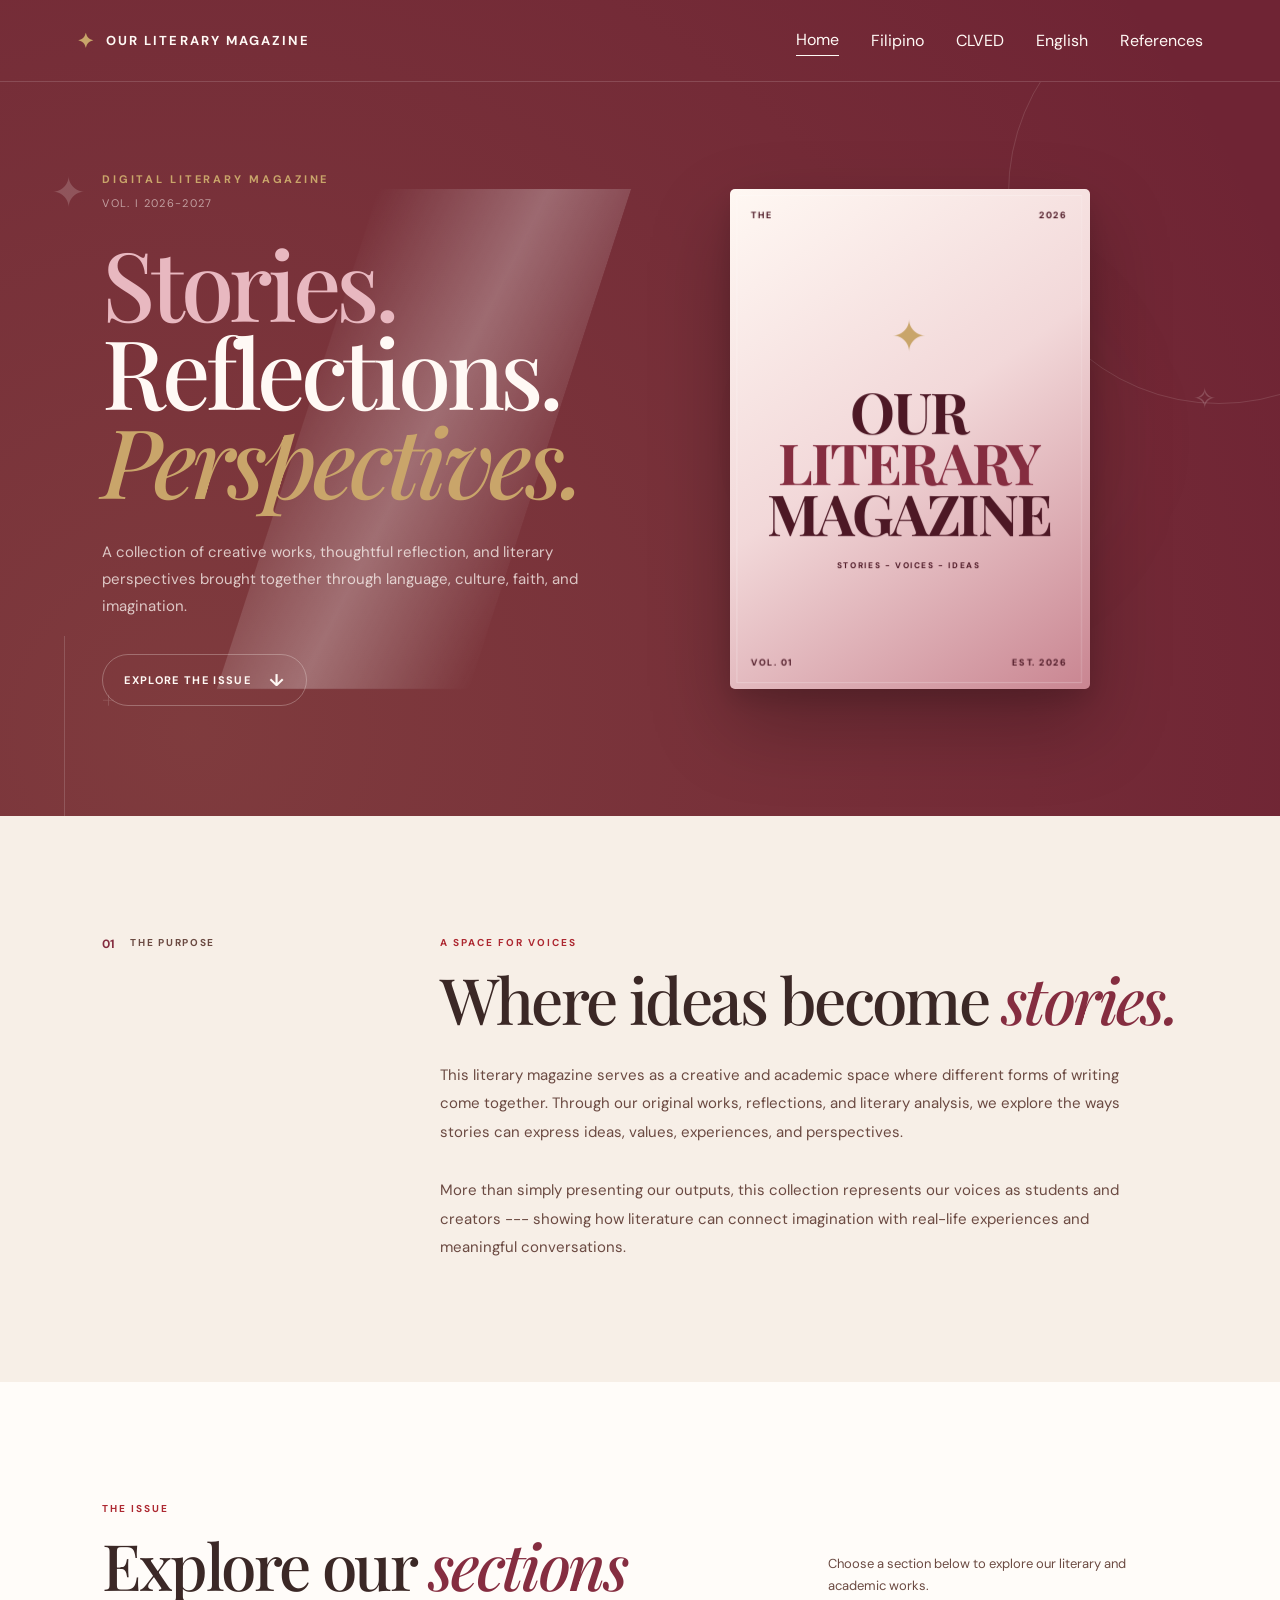
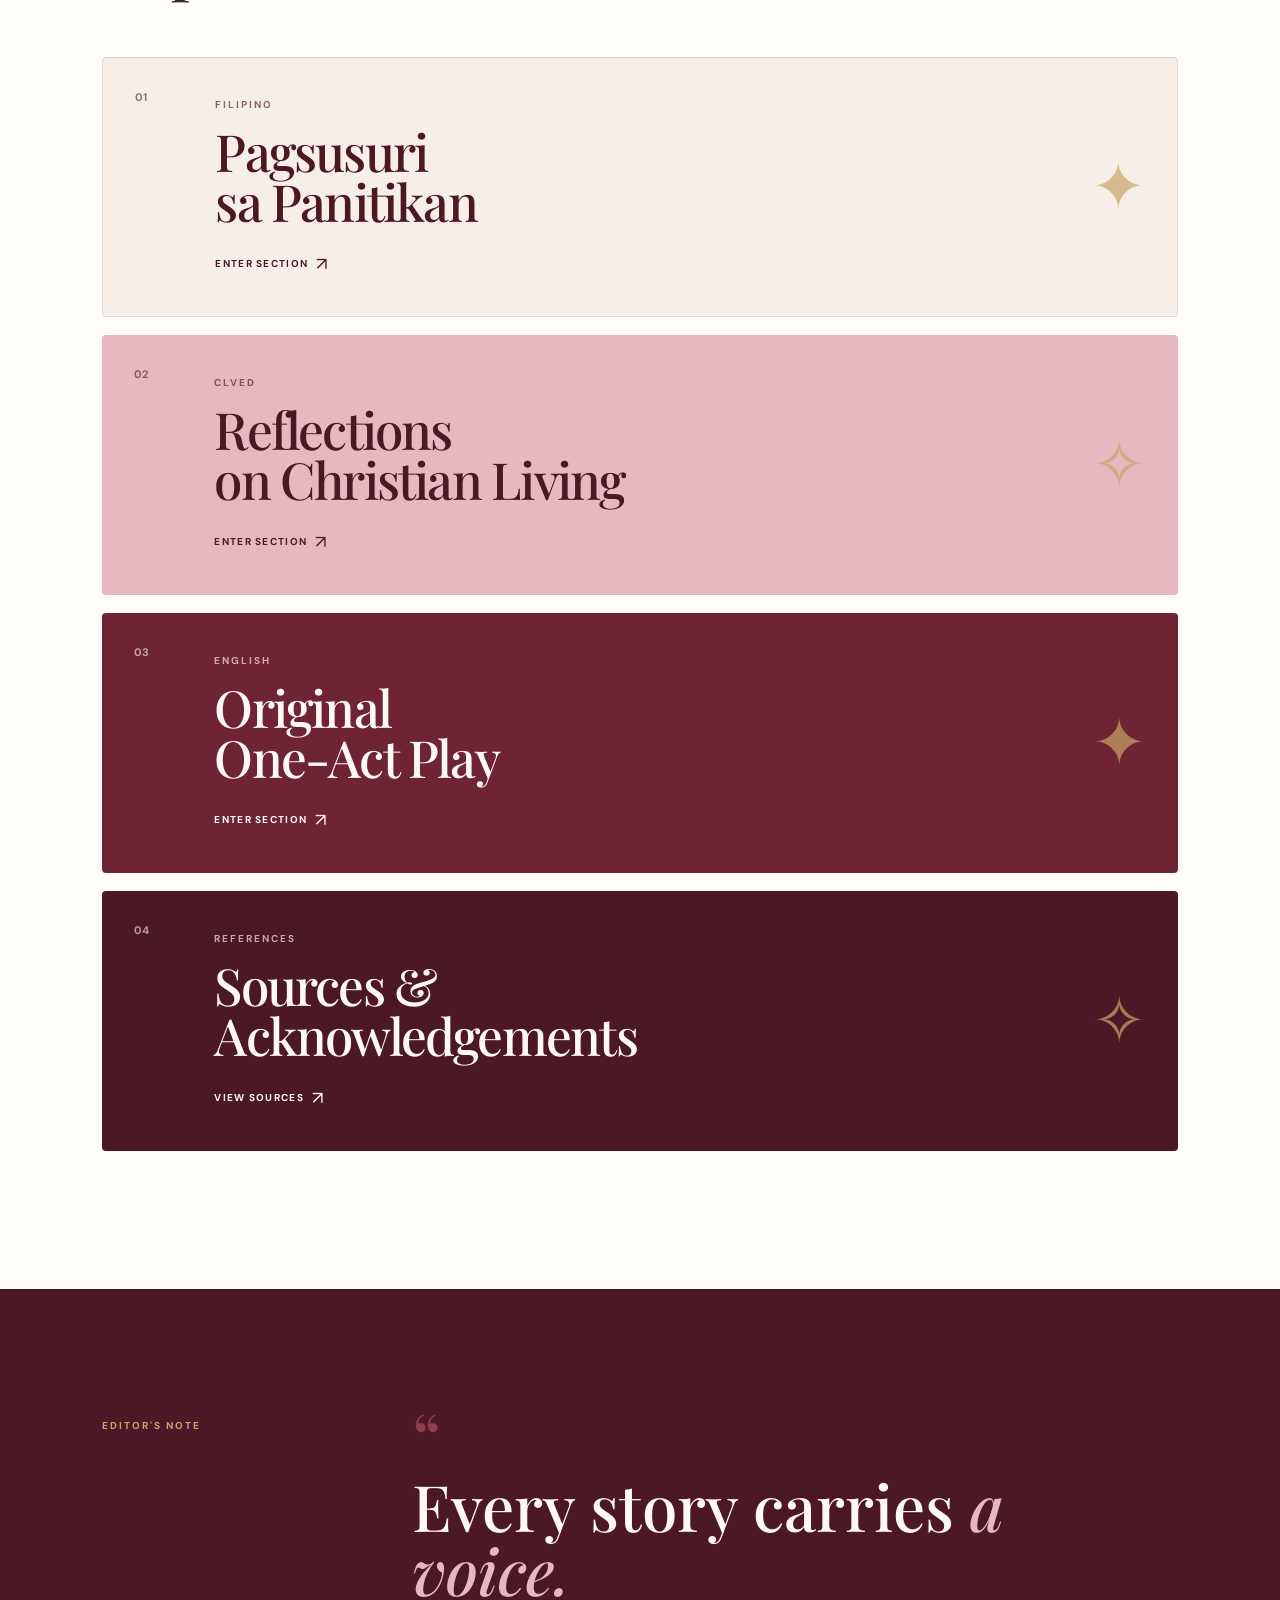
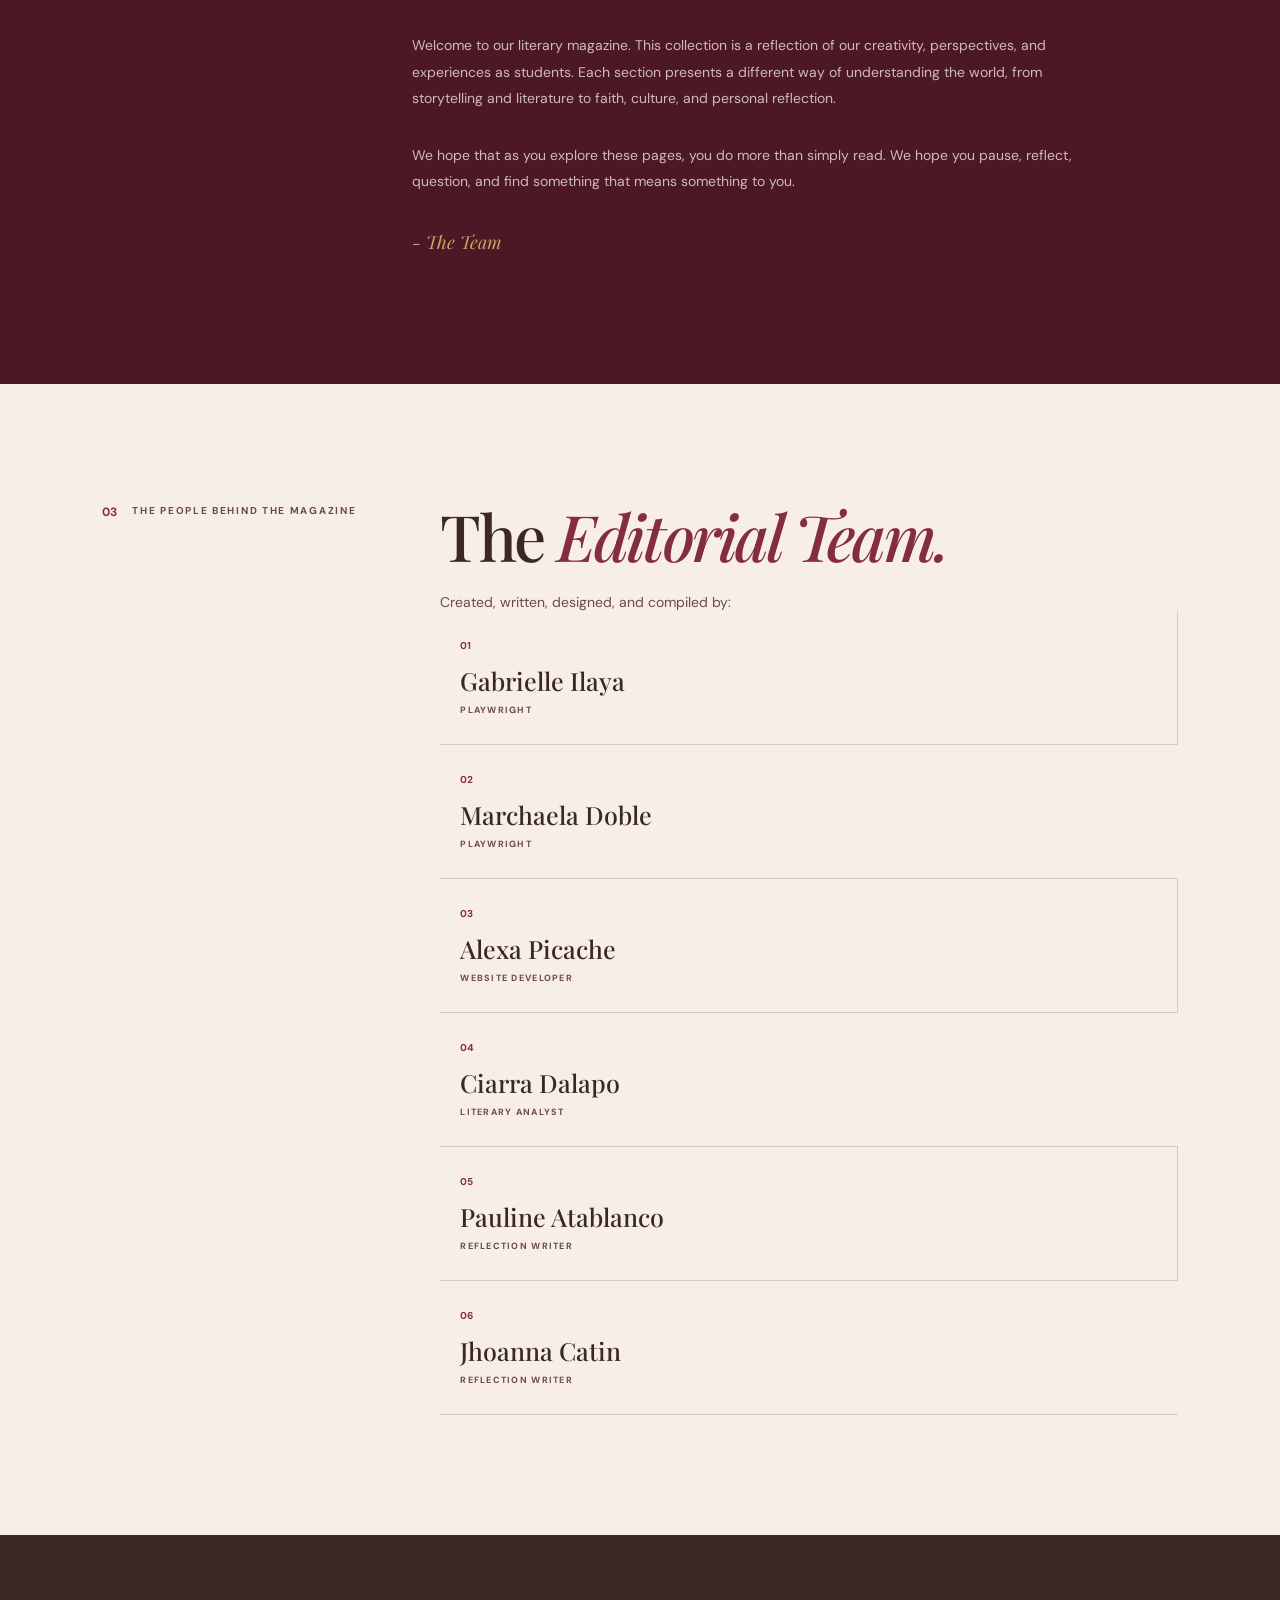
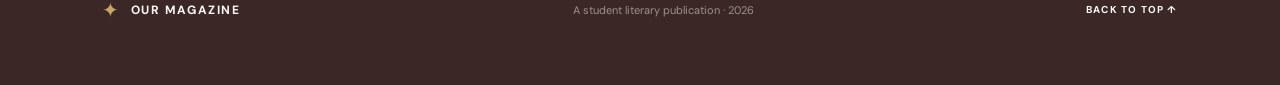
<file: index.html>
<!DOCTYPE html>
<html lang="en">

<head>
    <meta charset="UTF-8">
    <meta name="viewport" content="width=device-width, initial-scale=1.0">
    <title>Our Literary Magazine</title>

    <link rel="preconnect" href="https://fonts.googleapis.com">
    <link rel="preconnect" href="https://fonts.gstatic.com" crossorigin>

    <link
        href="https://fonts.googleapis.com/css2?family=DM+Sans:wght@400;500;600;700&family=Playfair+Display:ital,wght@0,500;0,600;0,700;1,500;1,600&display=swap"
        rel="stylesheet">

    <link rel="stylesheet" href="style.css">

    <style>
        html {
            scroll-behavior: smooth;
        }

        body {
            overflow-x: hidden;
        }

        .magazine-wrap {
            position: relative;
            perspective: 1200px;
        }

        .magazine-glow {
            position: absolute;
            width: 280px;
            height: 280px;
            border-radius: 50%;
            background: rgba(173, 40, 49, 0.08);
            filter: blur(55px);
            pointer-events: none;
            transform: translate(-50%, -50%);
            left: 50%;
            top: 50%;
        }

        .magazine-cover {
            transform-style: preserve-3d;
            will-change: transform;
            transition:
                transform 0.5s ease,
                box-shadow 0.5s ease;
        }

        .magazine-cover:hover {
            transform: rotate(2deg) translateY(-8px) scale(1.02);
            box-shadow: 0 25px 50px rgba(0, 0, 0, 0.25);
        }

        .magazine-cover::before {
            content: "";
            position: absolute;
            inset: 10px;
            border: 1px solid rgba(255, 255, 255, 0.25);
            pointer-events: none;
            transform: translateZ(20px);
        }

        .magazine-cover .cover-center {
            transform: translateZ(35px);
        }

        .magazine-cover .cover-top,
        .magazine-cover .cover-bottom {
            transform: translateZ(25px);
        }

        .cover-star {
            display: inline-block;
            transition: transform 0.5s ease;
        }

        .magazine-cover:hover .cover-star {
            transform: rotate(180deg) scale(1.2);
        }

        .section-card {
            transition:
                transform 0.45s cubic-bezier(.2, .8, .2, 1),
                box-shadow 0.45s ease;
            transform-style: preserve-3d;
        }

        .section-card:hover {
            transform: translateY(-8px);
            box-shadow: 0 25px 50px rgba(0, 0, 0, 0.12);
        }

        .section-card .card-number {
            transition: transform 0.4s ease;
        }

        .section-card:hover .card-number {
            transform: translateX(7px);
        }

        .section-card .card-symbol {
            transition: transform 0.5s cubic-bezier(.2, .8, .2, 1);
        }

        .section-card:hover .card-symbol {
            transform: rotate(18deg) scale(1.12);
        }

        .section-card strong {
            display: inline-block;
            transition: transform 0.35s ease;
        }

        .section-card:hover strong {
            transform: translate(5px, -5px);
        }

        .navigation a {
            position: relative;
        }

        .navigation a::after {
            content: "";
            position: absolute;
            left: 0;
            bottom: -6px;
            width: 100%;
            height: 1px;
            background: currentColor;
            transform: scaleX(0);
            transform-origin: right;
            transition: transform 0.35s ease;
        }

        .navigation a:hover::after,
        .navigation a.active::after {
            transform: scaleX(1);
            transform-origin: left;
        }

        .explore-button span {
            display: inline-block;
            transition: transform 0.35s ease;
        }

        .explore-button:hover span {
            transform: translateY(5px);
        }

        .editor-signature {
            transition: transform 0.3s ease;
        }

        .editor-signature:hover {
            transform: translateX(8px);
        }

        .floating-decoration {
            position: absolute;
            pointer-events: none;
            user-select: none;
            opacity: 0.18;
            font-family: "Playfair Display", serif;
            animation: floatDecoration 7s ease-in-out infinite;
        }

        .decoration-one {
            top: 18%;
            left: 4%;
            font-size: 42px;
        }

        .decoration-two {
            top: 42%;
            right: 5%;
            font-size: 28px;
            animation-delay: 1.5s;
        }

        .decoration-three {
            top: 76%;
            left: 8%;
            font-size: 22px;
            animation-delay: 3s;
        }

        @keyframes floatDecoration {
            0%, 100% {
                transform: translateY(0) rotate(0deg);
            }

            50% {
                transform: translateY(-15px) rotate(8deg);
            }
        }

        .scroll-line {
            position: fixed;
            left: 0;
            top: 0;
            width: 3px;
            height: 0;
            background: #AD2831;
            z-index: 9999;
            transition: height 0.1s linear;
        }

        .reveal {
            opacity: 0;
            transform: translateY(25px);
            transition:
                opacity 0.8s ease,
                transform 0.8s ease;
        }

        .reveal.visible {
            opacity: 1;
            transform: translateY(0);
        }

        @media (max-width: 768px) {
            .floating-decoration,
            .scroll-line {
                display: none;
            }

            .magazine-cover {
                transform: none !important;
            }

            .magazine-cover:hover {
                transform: translateY(-5px) scale(1.01) !important;
            }
        }
    </style>
</head>

<body>

    <div class="scroll-line"></div>

    <span class="floating-decoration decoration-one">✦</span>
    <span class="floating-decoration decoration-two">✧</span>
    <span class="floating-decoration decoration-three">+</span>

    <header class="navbar">

        <a href="index.html" class="logo">
            <span class="logo-star">✦</span>
            <span>OUR LITERARY MAGAZINE</span>
        </a>

        <nav class="navigation">

            <a href="index.html" class="active">
                Home
            </a>

            <a href="filipino.html">
                Filipino
            </a>

            <a href="clved.html">
                CLVED
            </a>

            <a href="english.html">
                English
            </a>

            <a href="references.html">
                References
            </a>

        </nav>

    </header>

    <main>

        <section class="hero reveal">

            <div class="hero-text">

                <p class="issue-label">
                    DIGITAL LITERARY MAGAZINE
                </p>

                <p class="issue-number">
                    VOL. I 2026-2027
                </p>

                <h1>
                    <span>Stories.</span>
                    <br>
                    Reflections.
                    <br>
                    <em>Perspectives.</em>
                </h1>

                <p class="hero-description">
                    A collection of creative works, thoughtful reflection, and literary perspectives brought together through language, culture, faith, and imagination.
                </p>

                <a href="#explore" class="explore-button">
                    Explore the Issue
                    <span>&darr;</span>
                </a>

            </div>

            <div class="magazine-wrap">

                <div class="magazine-glow"></div>

                <div class="magazine-cover">

                    <div class="cover-top">
                        <span>THE</span>
                        <span>2026</span>
                    </div>

                    <div class="cover-center">

                        <span class="cover-star">
                            ✦
                        </span>

                        <h2>
                            OUR
                            <br>
                            <span>LITERARY</span>
                            <br>
                            MAGAZINE
                        </h2>

                        <p>
                            STORIES - VOICES - IDEAS
                        </p>

                    </div>

                    <div class="cover-bottom">
                        <span>VOL. 01</span>
                        <span>EST. 2026</span>
                    </div>

                </div>

            </div>

        </section>

        <section class="introduction reveal">

            <div class="section-label">
                <span>01</span>
                <p>
                    THE PURPOSE
                </p>
            </div>

            <div class="intro-content">

                <p class="small-heading">
                    A SPACE FOR VOICES
                </p>

                <h2>
                    Where ideas become
                    <span>stories.</span>
                </h2>

                <p>
                    This literary magazine serves as a creative and academic space where different forms of writing come together. Through our original works, reflections, and literary analysis, we explore the ways stories can express ideas, values, experiences, and perspectives.
                </p>

                <p>
                    More than simply presenting our outputs, this collection represents our voices as students and creators --- showing how literature can connect imagination with real-life experiences and meaningful conversations.
                </p>

            </div>

        </section>

        <section class="explore reveal" id="explore">

            <div class="explore-heading">

                <div>

                    <p class="small-heading">
                        THE ISSUE
                    </p>

                    <h2>
                        Explore our
                        <span>sections</span>
                    </h2>

                </div>

                <p class="explore-description">
                    Choose a section below to explore our literary and academic works.
                </p>

            </div>

            <a href="filipino.html" class="section-card filipino-card">  

                <div class="card-number">
                    01
                </div>

                <div class="card-content">

                    <p>
                        FILIPINO
                    </p>

                    <h3>
                        Pagsusuri
                        <br>
                        sa Panitikan
                    </h3>

                    <span>
                        Enter Section
                        <strong>&#8599;</strong>
                    </span>

                </div>

                <div class="card-symbol">
                    &#10022;
                </div>

            </a>

            <a href="clved.html" class="section-card clved-card">

                <div class="card-number">
                    02
                </div>

                <div class="card-content">

                    <p>
                        CLVED
                    </p>

                    <h3>
                        Reflections
                        <br>
                        on Christian Living
                    </h3>

                    <span>
                        Enter Section
                        <strong>&#8599;</strong>
                    </span>

                </div>

                <div class="card-symbol">
                    &#10023;
                </div>

            </a>

            <a href="english.html" class="section-card english-card">

                <div class="card-number">
                    03
                </div>

                <div class="card-content">

                    <p>
                        ENGLISH
                    </p>

                    <h3>
                        Original
                        <br>
                        One-Act Play
                    </h3>

                    <span>
                        Enter Section
                        <strong>&#8599;</strong>
                    </span>

                </div>

                <div class="card-symbol">
                    &#10022;
                </div>

            </a>

            <a href="references.html" class="section-card references-card">

                <div class="card-number">
                    04
                </div>

                <div class="card-content">

                    <p>
                        REFERENCES
                    </p>

                    <h3>
                        Sources &amp;
                        <br>
                        Acknowledgements
                    </h3>

                    <span>
                        View Sources
                        <strong>&#8599;</strong>
                    </span>

                </div>

                <div class="card-symbol">
                    &#10023;
                </div>

            </a>

        </section>

        <section class="editors-note reveal">

            <div class="note-label">
                <span>
                    EDITOR'S NOTE
                </span>
            </div>

            <div class="note-content">

                <div class="quote-mark">
                    “
                </div>

                <h2>
                    Every story carries
                    <em>a voice.</em>
                </h2>

                <p>
                    Welcome to our literary magazine. This collection is a reflection of our creativity, perspectives, and experiences as students. Each section presents a different way of understanding the world, from storytelling and literature to faith, culture, and personal reflection.
                </p>

                <p>
                    We hope that as you explore these pages, you do more than simply read. We hope you pause, reflect, question, and find something that means something to you.
                </p>

                <div class="editor-signature">
                    - The Team
                </div>

            </div>

        </section>

        <section class="team reveal">

            <div class="section-label">
                <span>03</span>
                <p>
                    THE PEOPLE BEHIND THE MAGAZINE
                </p>
            </div>

            <div class="team-content">

                <h2>
                    The
                    <span>Editorial Team.</span>
                </h2>

                <p>
                    Created, written, designed, and compiled by:
                </p>

                <div class="member">
                    <span>01</span>
                    <h3>Gabrielle Ilaya</h3>
                    <p>Playwright</p>
                </div>

                <div class="member">
                    <span>02</span>
                    <h3>Marchaela Doble</h3>
                    <p>Playwright</p>
                </div>

                <div class="member">
                    <span>03</span>
                    <h3>Alexa Picache</h3>
                    <p>Website Developer</p>
                </div>

                <div class="member">
                    <span>04</span>
                    <h3>Ciarra Dalapo</h3>
                    <p>Literary Analyst</p>
                </div>

                <div class="member">
                    <span>05</span>
                    <h3>Pauline Atablanco</h3>
                    <p>Reflection Writer</p>
                </div>

                <div class="member">
                    <span>06</span>
                    <h3>Jhoanna Catin</h3>
                    <p>Reflection Writer</p>
                </div>

            </div>

        </section>

    </main>

    <footer>

        <div class="footer-brand">

            <span class="logo-star">
                &#10022;
            </span>

            <strong>
                OUR MAGAZINE
            </strong>

        </div>

        <p>
            A student literary publication &middot; 2026
        </p>

        <a href="#">
            Back to top &uarr;
        </a>

    </footer>

    <script>
        window.addEventListener("load", function () {
            document.body.classList.add("loaded");
        });

        const revealElements = document.querySelectorAll(".reveal");

        const revealObserver = new IntersectionObserver(
            function (entries) {
                entries.forEach(function (entry) {
                    if (entry.isIntersecting) {
                        entry.target.classList.add("visible");
                    }
                });
            },
            {
                threshold: 0.12
            }
        );

        revealElements.forEach(function (element) {
            revealObserver.observe(element);
        });

        window.addEventListener("scroll", function () {
            const scrollTop = window.scrollY;
            const documentHeight =
                document.documentElement.scrollHeight - window.innerHeight;

            const progress =
                documentHeight > 0
                    ? (scrollTop / documentHeight) * 100
                    : 0;

            document.querySelector(".scroll-line").style.height =
                `${progress}%`;
        });
    </script>

</body>

</html>
</file>
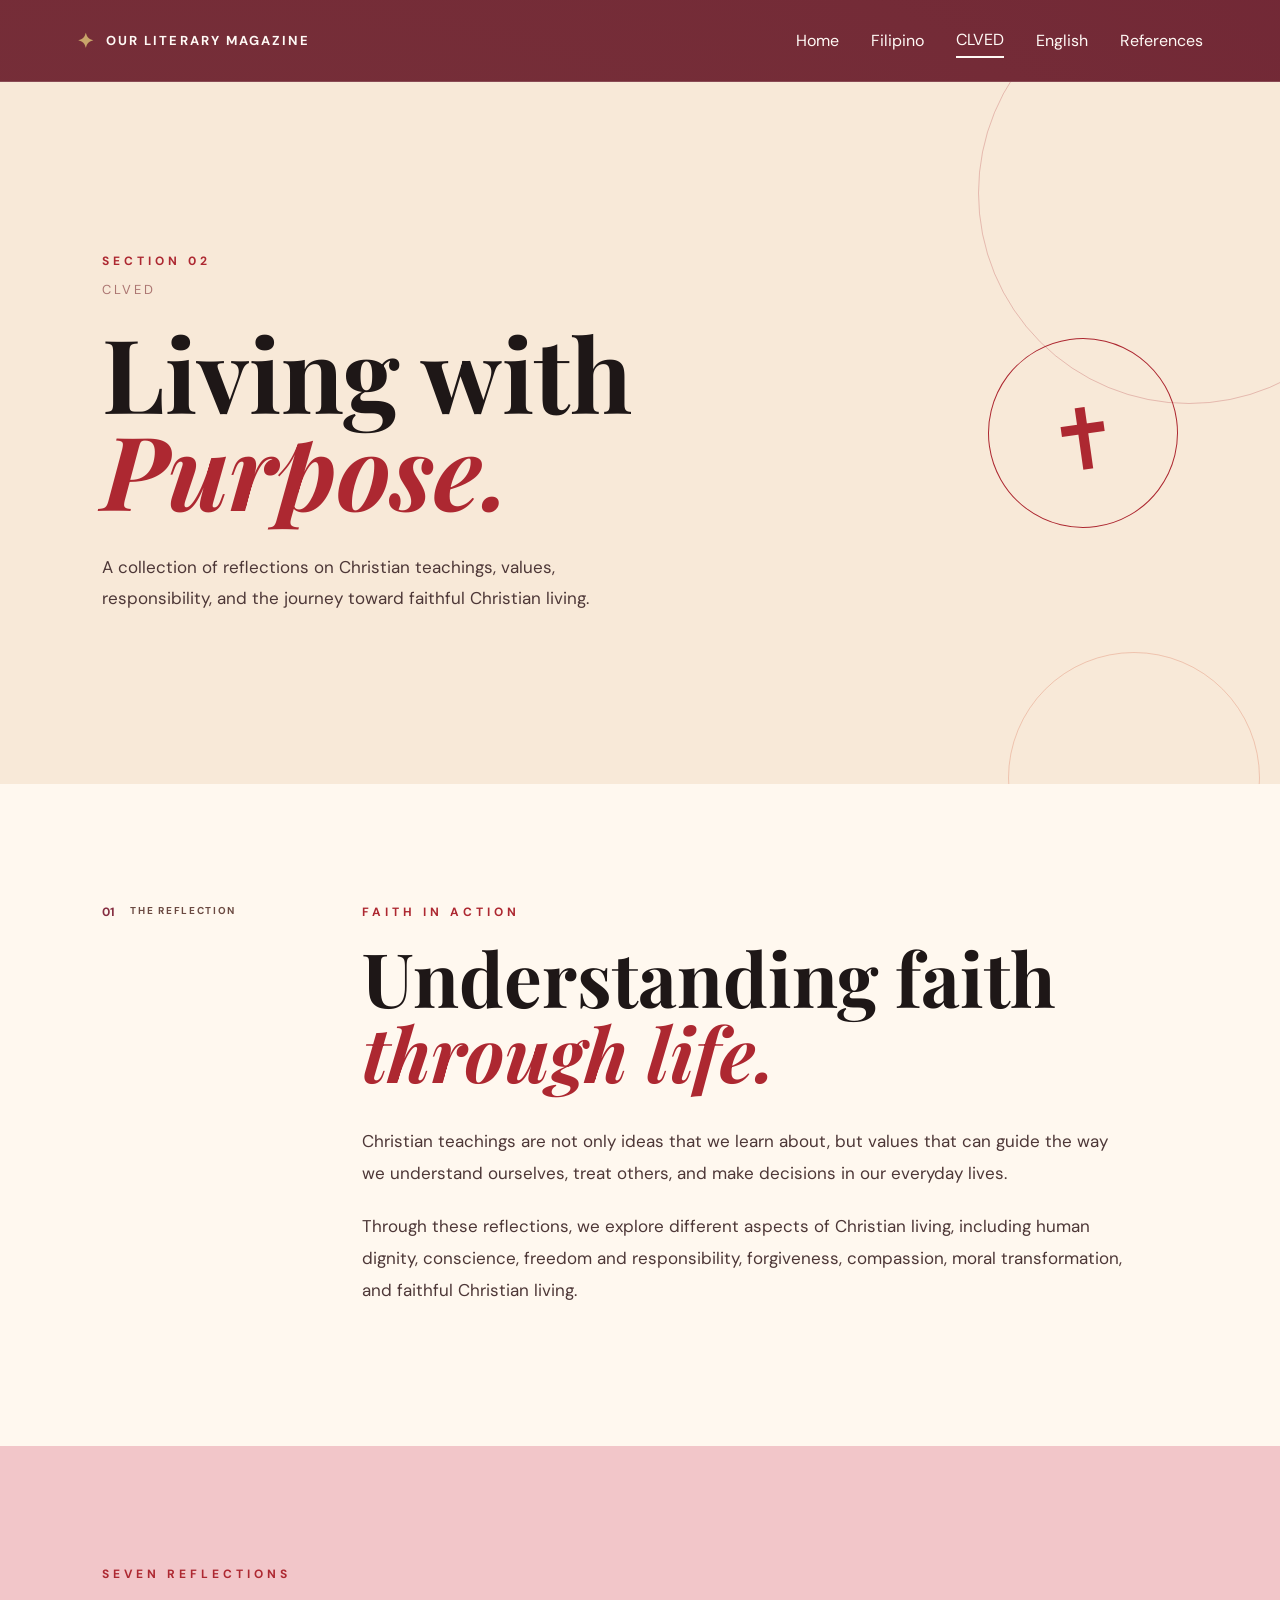
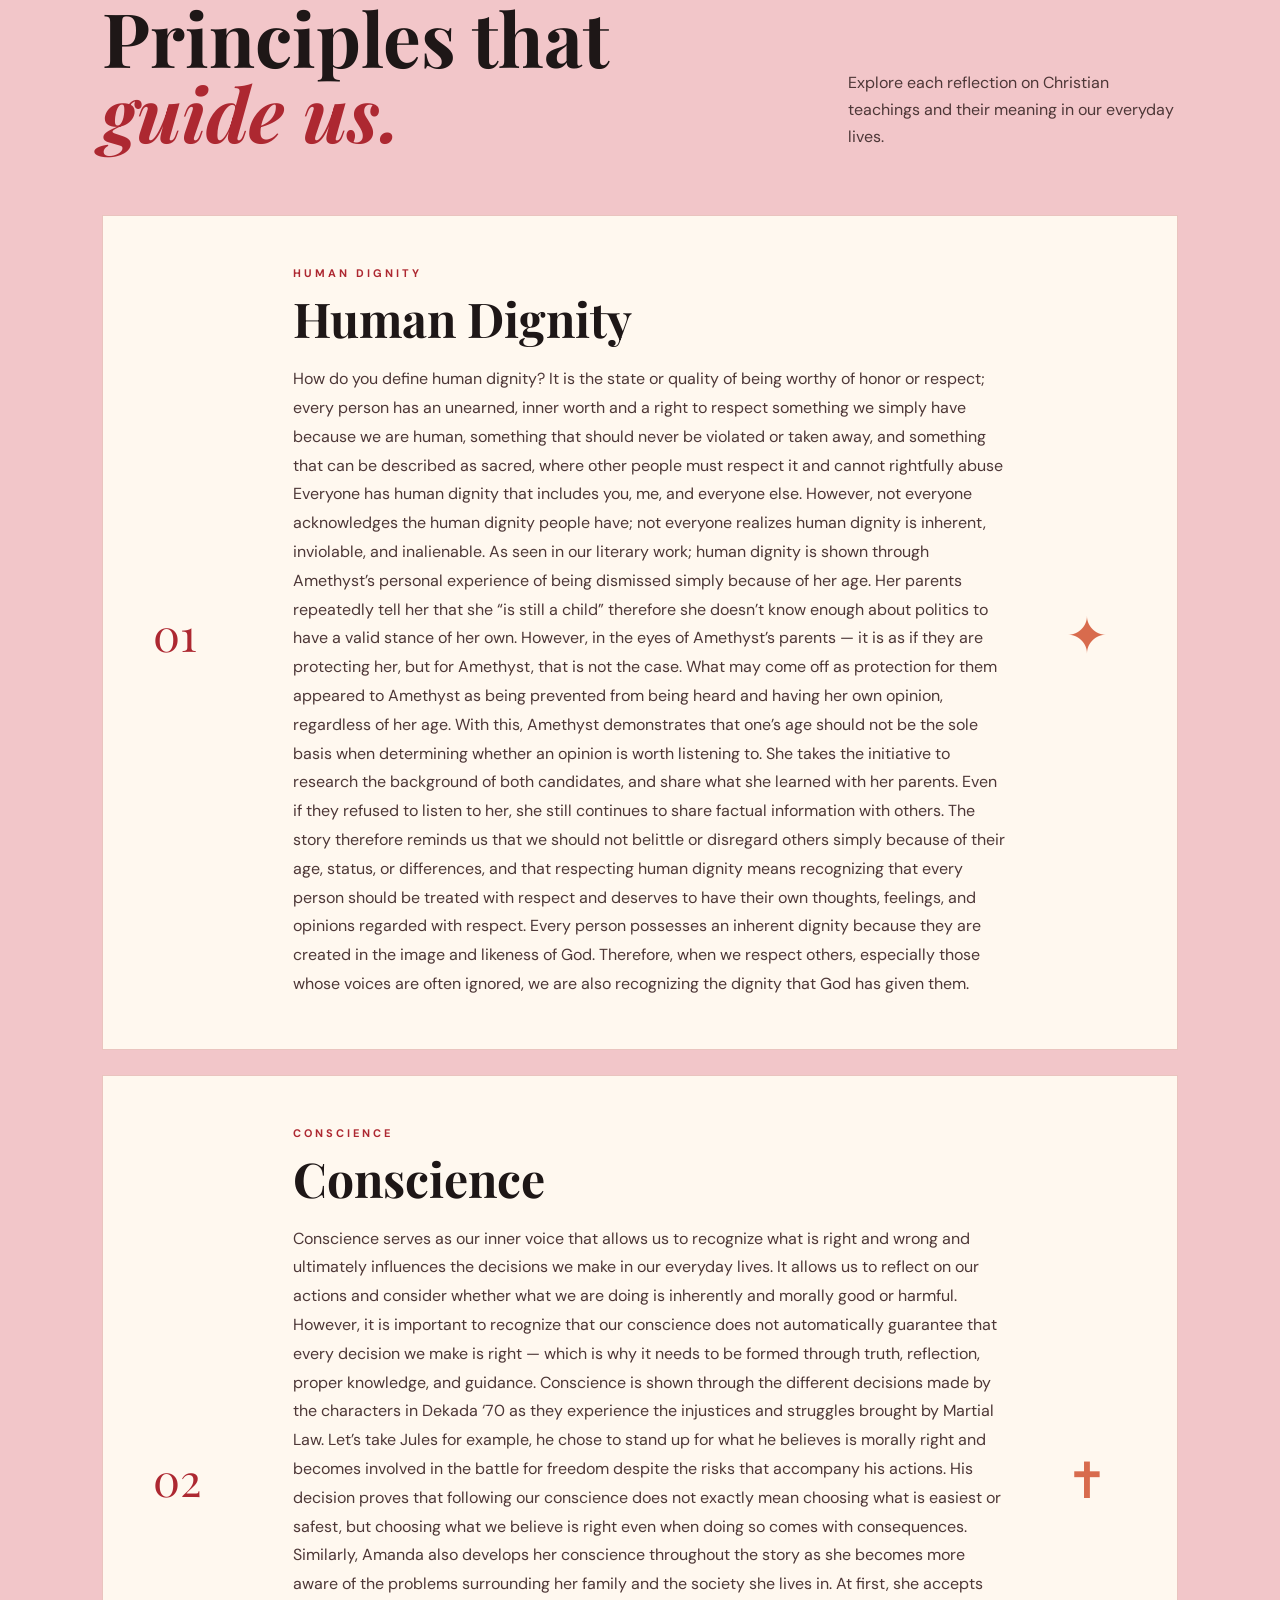
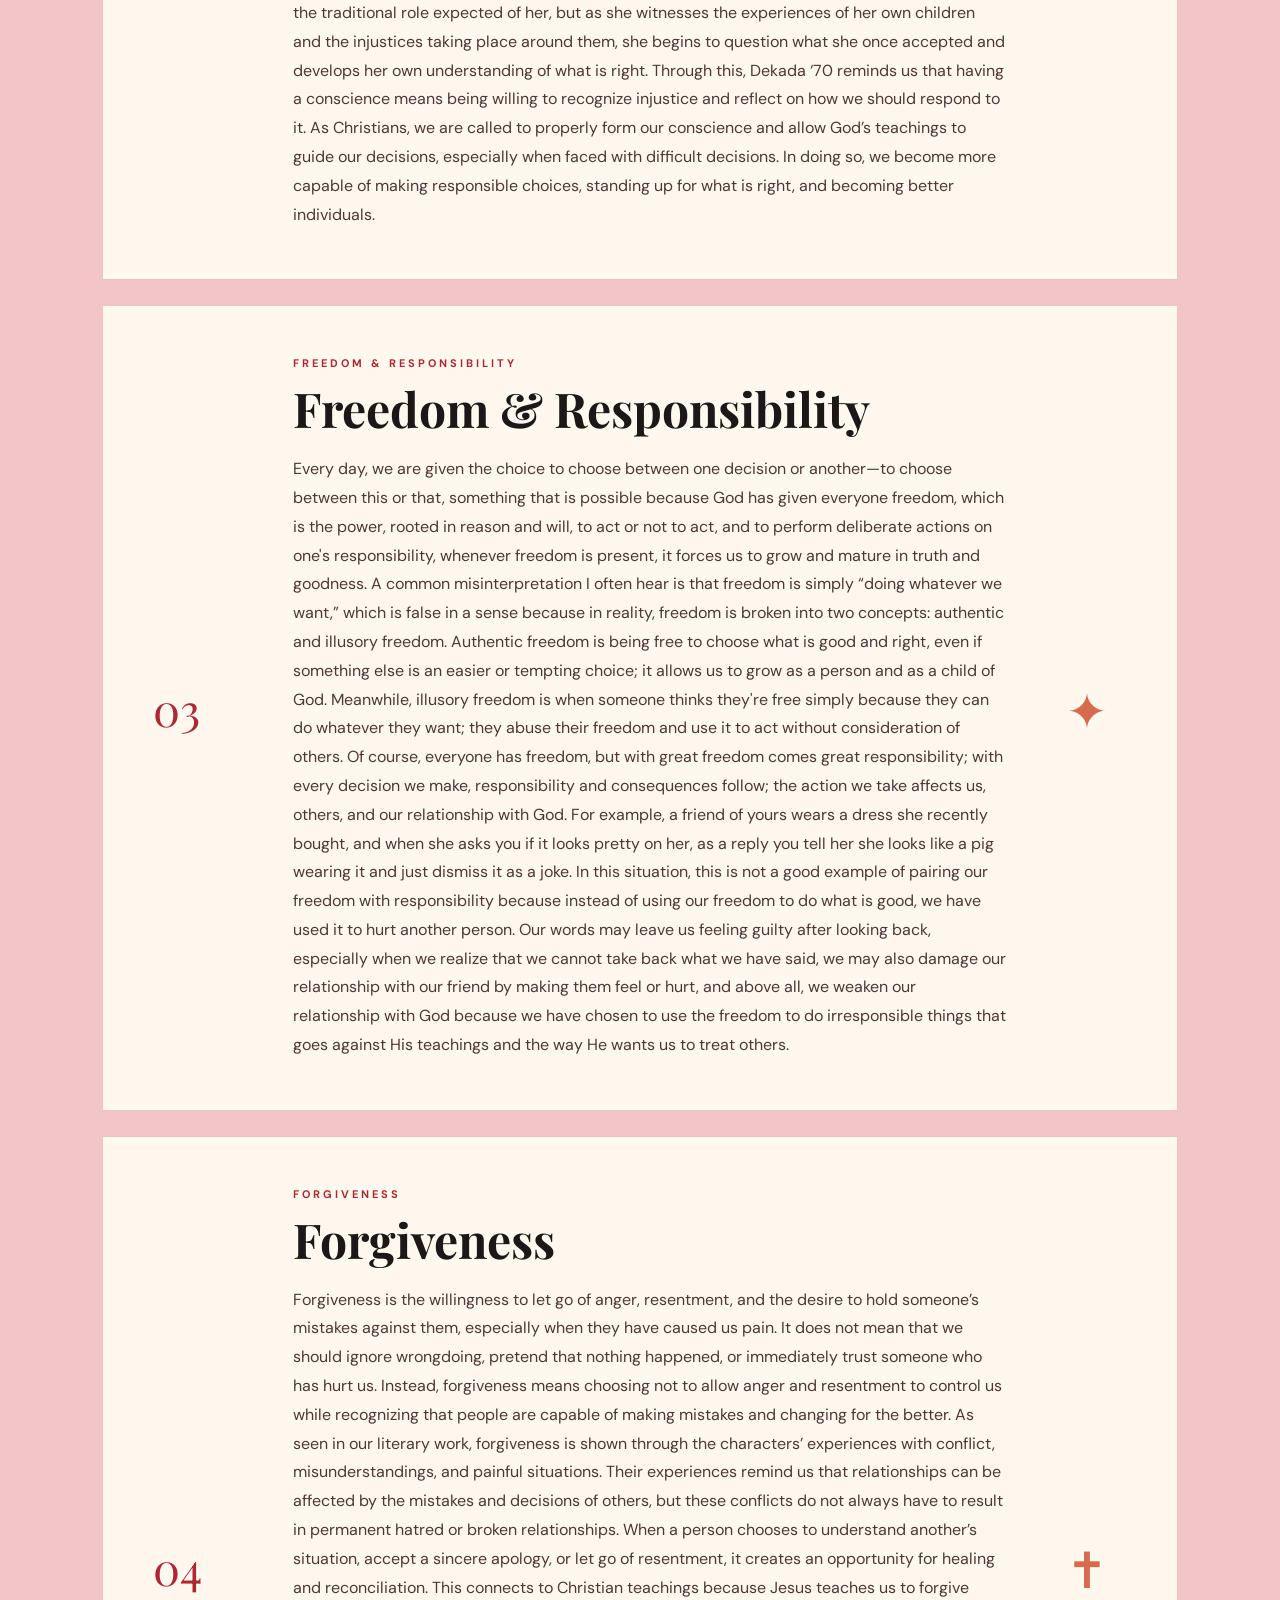
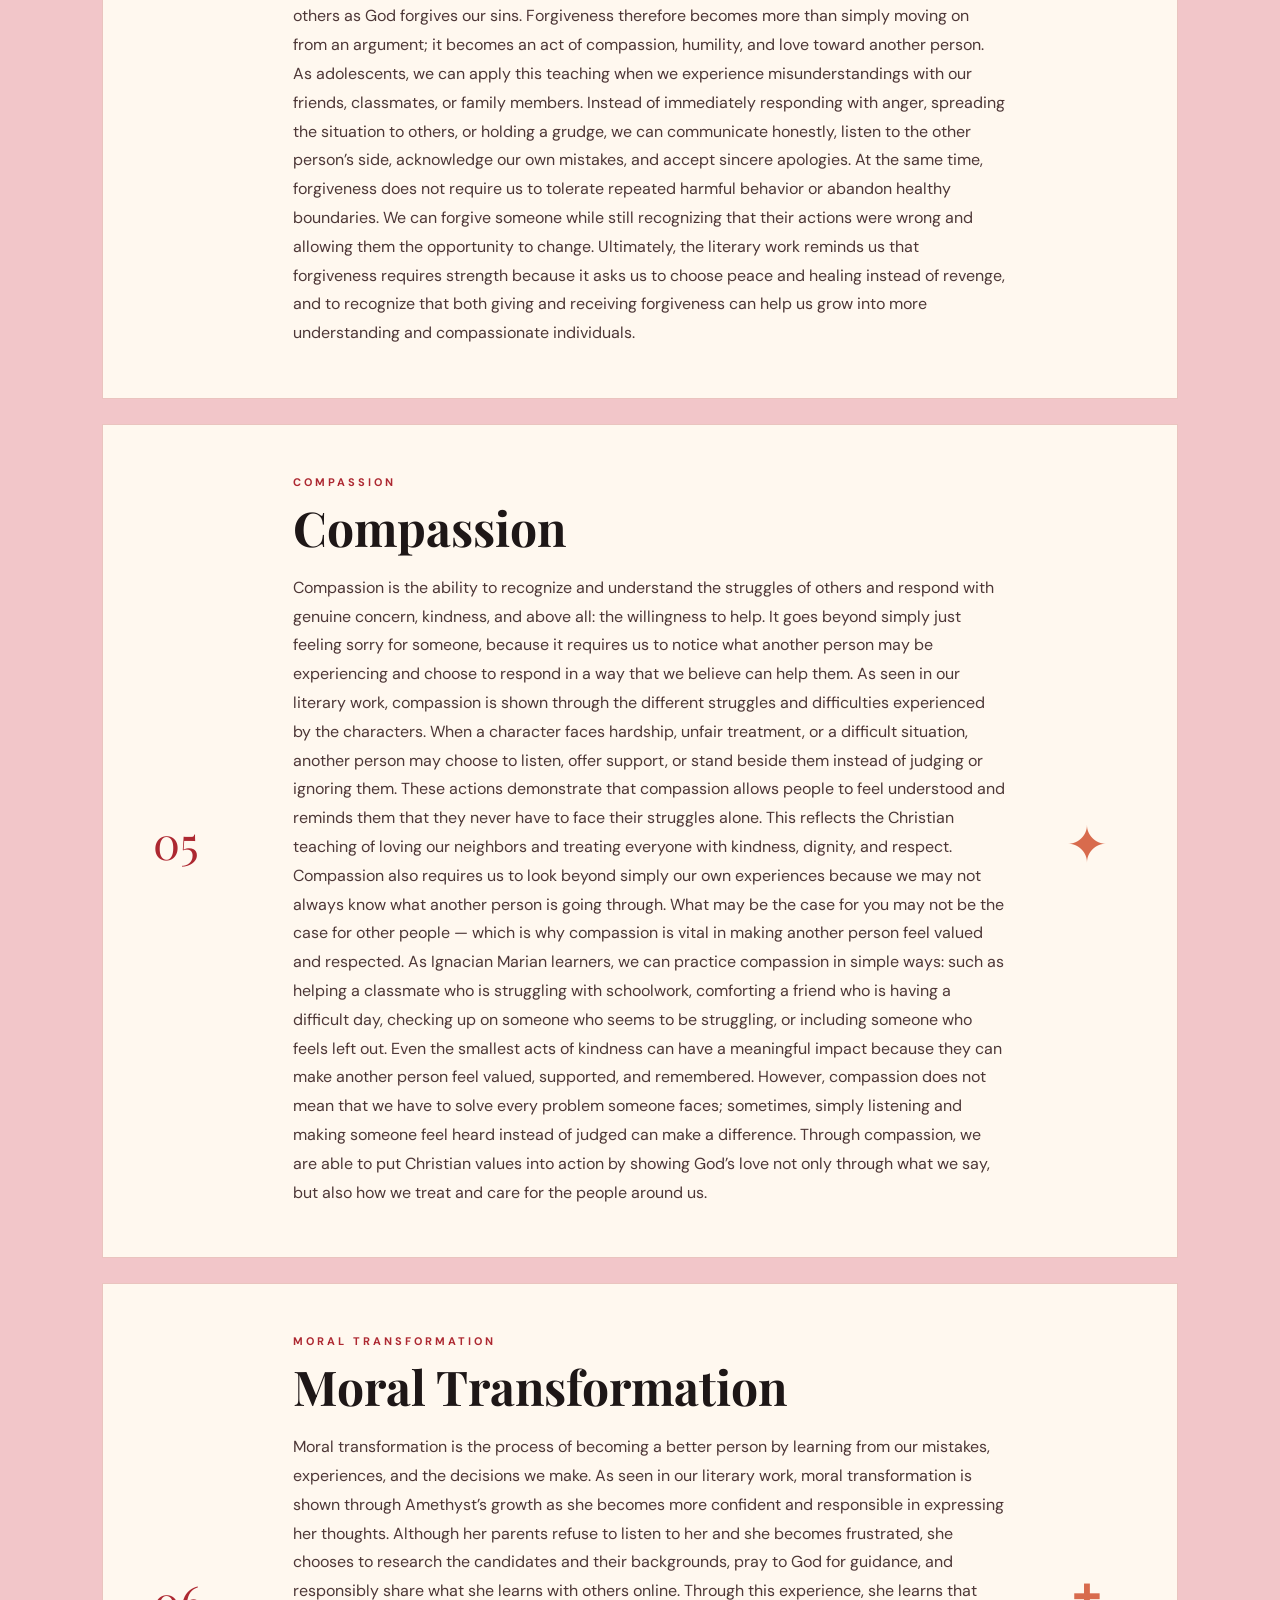
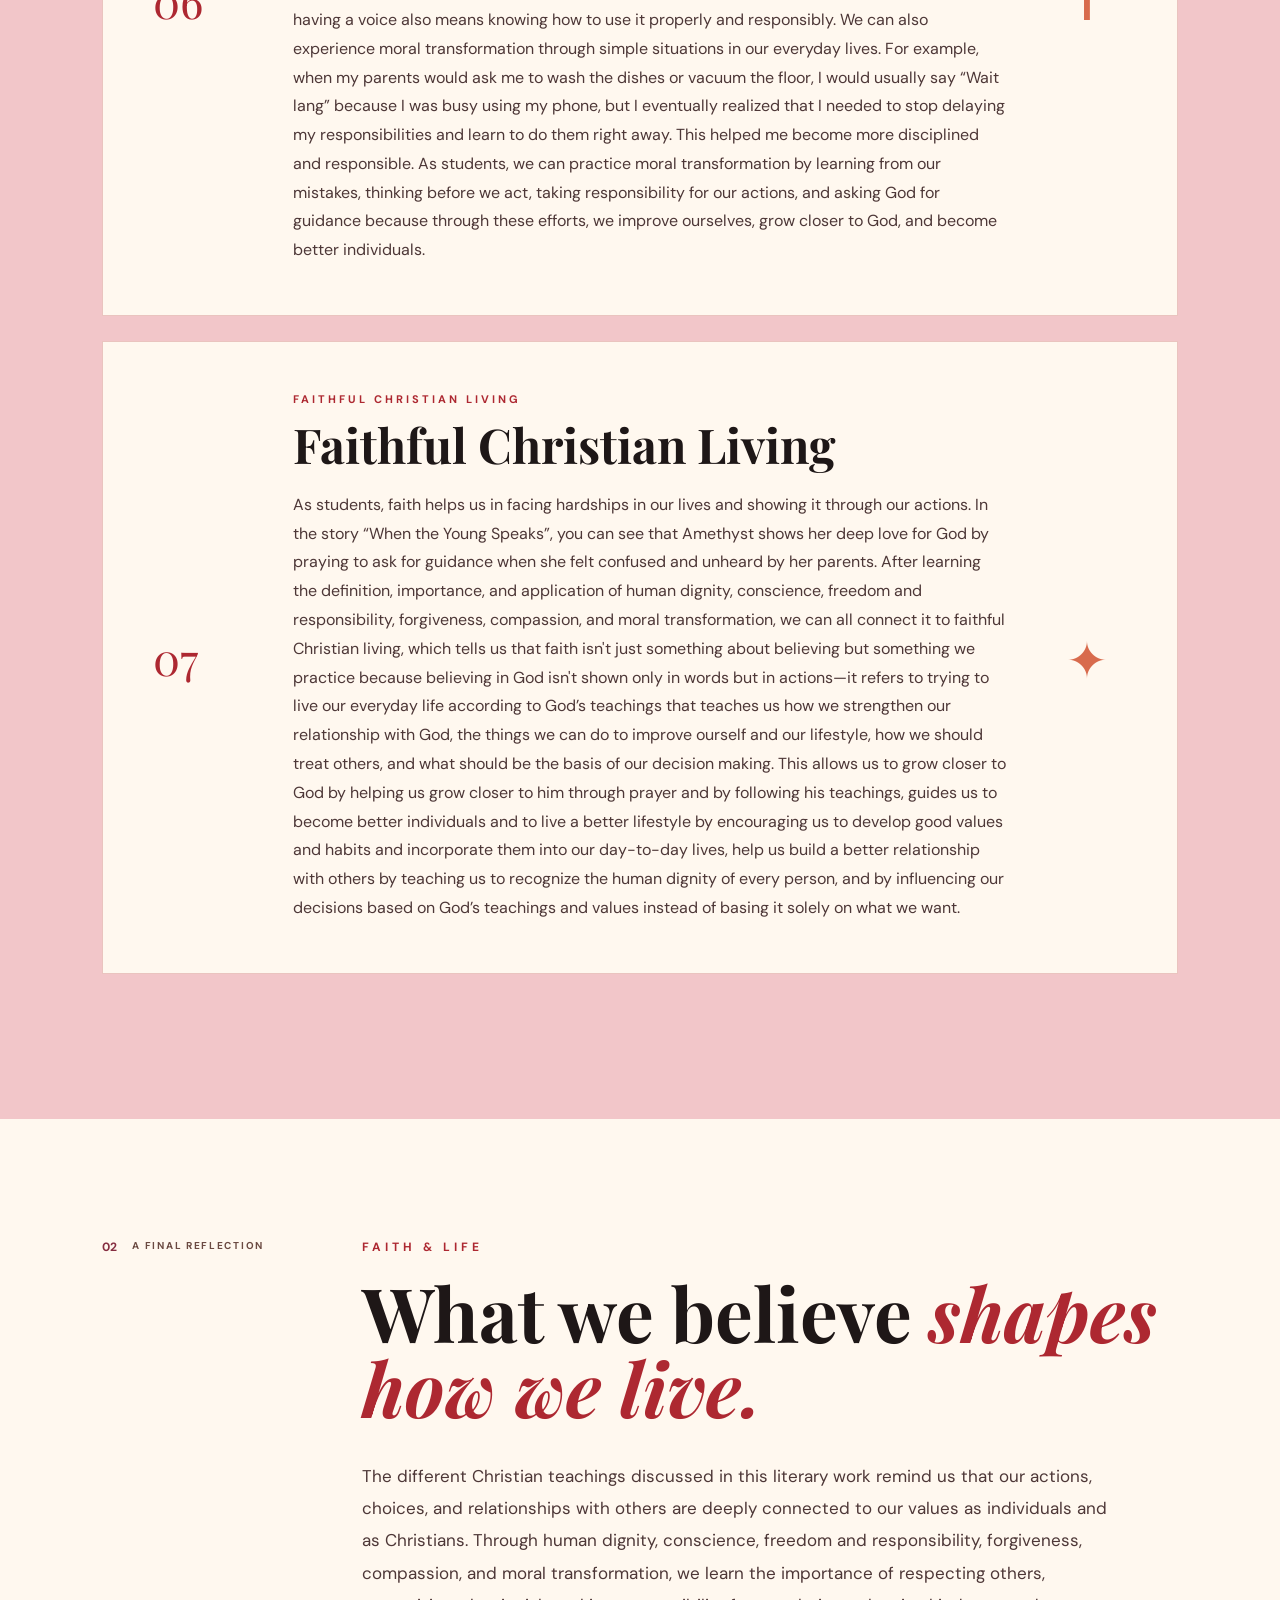
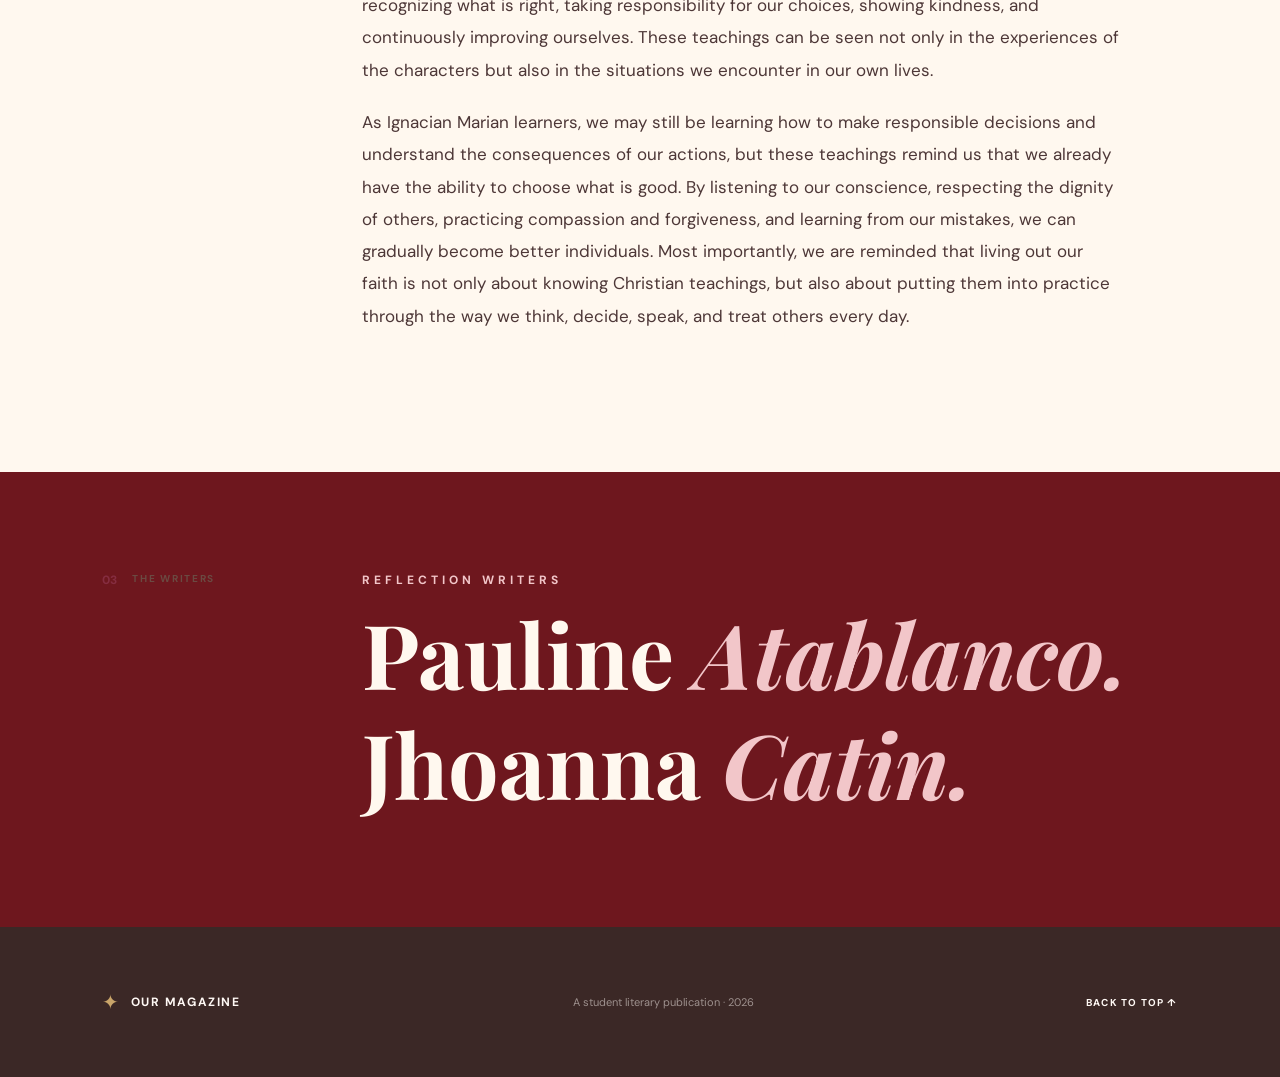
<file: clved.html>
<!DOCTYPE html>
<html lang="en">

<head>
    <meta charset="UTF-8">
    <meta name="viewport" content="width=device-width, initial-scale=1.0">

    <title>CLVED | Our Literary Magazine</title>

    <link rel="preconnect" href="https://fonts.googleapis.com">
    <link rel="preconnect" href="https://fonts.gstatic.com" crossorigin>

    <link href="https://fonts.googleapis.com/css2?family=DM+Sans:wght@400;500;600;700&family=Playfair+Display:ital,wght@0,500;0,600;0,700;1,500;1,600&display=swap" rel="stylesheet">

    <link rel="stylesheet" href="style.css">
</head>

<body>

    <header class="navbar">

        <a href="index.html" class="logo">
            <span class="logo-star">&#10022;</span>
            <span>OUR LITERARY MAGAZINE</span>
        </a>
        
        <nav class="navigation">
            <a href="index.html">Home</a>
            <a href="filipino.html">Filipino</a>
            <a href="clved.html" class="active">CLVED</a>
            <a href="english.html">English</a>
            <a href="references.html">References</a>
        </nav>

    </header>

    <main>

        <section class="clved-hero">

            <div class="clved-hero-text">

                <p class="issue-label">
                    SECTION 02
                </p>

                <p class="issue-number">
                    CLVED
                </p>

                <h1>
                    Living with
                    <br>
                    <em>Purpose.</em>
                </h1>

                <p>
                    A collection of reflections on Christian teachings,
                    values, responsibility, and the journey toward
                    faithful Christian living.
                </p>

            </div>

            <div class="clved-symbol">
                &#10013;
            </div>

        </section>


        <section class="clved-introduction">

            <div class="section-label">

                <span>01</span>

                <p>
                    THE REFLECTION
                </p>

            </div>

            <div class="clved-intro-content">

                <p class="small-heading">
                    FAITH IN ACTION
                </p>

                <h2>
                    Understanding faith
                    <span>through life.</span>
                </h2>

                <p>
                    Christian teachings are not only ideas that we learn
                    about, but values that can guide the way we understand
                    ourselves, treat others, and make decisions in our
                    everyday lives.
                </p>

                <p>
                    Through these reflections, we explore different
                    aspects of Christian living, including human dignity,
                    conscience, freedom and responsibility, forgiveness,
                    compassion, moral transformation, and faithful
                    Christian living.
                </p>

            </div>

        </section>


        <section class="reflection-section">

            <div class="reflection-heading">

                <div>

                    <p class="small-heading">
                        SEVEN REFLECTIONS
                    </p>

                    <h2>
                        Principles that
                        <span>guide us.</span>
                    </h2>

                </div>

                <p class="reflection-description">
                    Explore each reflection on Christian teachings and
                    their meaning in our everyday lives.
                </p>

            </div>


            <article class="reflection-card">

                <div class="reflection-number">
                    01
                </div>

                <div class="reflection-content">

                    <p class="reflection-label">
                        HUMAN DIGNITY
                    </p>

                    <h3>
                        Human Dignity
                    </h3>

                    <p>
                        How do you define human dignity? It is the state or quality of being worthy of honor or respect; every person has an unearned, inner worth and a right to respect something we simply have because we are human, something that should never be violated or taken away, and something that can be described as sacred, where other people must respect it and cannot rightfully abuse Everyone has human dignity that includes you, me, and everyone else. However, not everyone acknowledges the human dignity people have; not everyone realizes human dignity is inherent, inviolable, and inalienable. As seen in our literary work; human dignity is shown through Amethyst’s personal experience of being dismissed simply because of her age. Her parents repeatedly tell her that she “is still a child” therefore she doesn’t know enough about politics to have a valid stance of her own. However, in the eyes of Amethyst’s parents — it is as if they are protecting her, but for Amethyst, that is not the case. What may come off as protection for them appeared to Amethyst as being prevented from being heard and having her own opinion, regardless of her age. With this, Amethyst demonstrates that one’s age should not be the sole basis when determining whether an opinion is worth listening to. She takes the initiative to research the background of both candidates, and share what she learned with her parents. Even if they refused to listen to her, she still continues to share factual information with others. The story therefore reminds us that we should not belittle or disregard others simply because of their age, status, or differences, and that respecting human dignity means recognizing that every person should be treated with respect and deserves to have their own thoughts, feelings, and opinions regarded with respect. Every person possesses an inherent dignity because they are created in the image and likeness of God. Therefore, when we respect others, especially those whose voices are often ignored, we are also recognizing the dignity that God has given them.
                    </p>

                </div>

                <div class="reflection-symbol">
                    &#10022;
                </div>

            </article>


            <article class="reflection-card">

                <div class="reflection-number">
                    02
                </div>

                <div class="reflection-content">

                    <p class="reflection-label">
                        CONSCIENCE
                    </p>

                    <h3>
                        Conscience
                    </h3>

                    <p>
                        Conscience serves as our inner voice that allows us to recognize what is right and wrong and ultimately influences the decisions we make in our everyday lives. It allows us to reflect on our actions and consider whether what we are doing is inherently and morally good or harmful. However, it is important to recognize that our conscience does not automatically guarantee that every decision we make is right — which is why it needs to be formed through truth, reflection, proper knowledge, and guidance. Conscience is shown through the different decisions made by the characters in Dekada ‘70 as they experience the injustices and struggles brought by Martial Law. Let’s take Jules for example, he chose to stand up for what he believes is morally right and becomes involved in the battle for freedom despite the risks that accompany his actions. His decision proves that following our conscience does not exactly mean choosing what is easiest or safest, but choosing what we believe is right even when doing so comes with consequences. Similarly, Amanda also develops her conscience throughout the story as she becomes more aware of the problems surrounding her family and the society she lives in. At first, she accepts the traditional role expected of her, but as she witnesses the experiences of her own children and the injustices taking place around them, she begins to question what she once accepted and develops her own understanding of what is right. Through this, Dekada ‘70 reminds us that having a conscience means being willing to recognize injustice and reflect on how we should respond to it. As Christians, we are called to properly form our conscience and allow God’s teachings to guide our decisions, especially when faced with difficult decisions. In doing so, we become more capable of making responsible choices, standing up for what is right, and becoming better individuals. 
                    </p>

                </div>

                <div class="reflection-symbol">
                    &#10013;
                </div>

            </article>


            <article class="reflection-card">

                <div class="reflection-number">
                    03
                </div>

                <div class="reflection-content">

                    <p class="reflection-label">
                        FREEDOM &amp; RESPONSIBILITY
                    </p>

                    <h3>
                        Freedom &amp; Responsibility
                    </h3>

                    <p>
                        Every day, we are given the choice to choose between one decision or another—to choose between this or that, something that is possible because God has given everyone freedom, which is the power, rooted in reason and will, to act or not to act, and to perform deliberate actions on one's responsibility, whenever freedom is present, it forces us to grow and mature in truth and goodness. A common misinterpretation I often hear is that freedom is simply “doing whatever we want,” which is false in a sense because in reality, freedom is broken into two concepts: authentic and illusory freedom. Authentic freedom is being free to choose what is good and right, even if something else is an easier or tempting choice; it allows us to grow as a person and as a child of God. Meanwhile, illusory freedom is when someone thinks they're free simply because they can do whatever they want; they abuse their freedom and use it to act without consideration of others. Of course, everyone has freedom, but with great freedom comes great responsibility; with every decision we make, responsibility and consequences follow; the action we take affects us, others, and our relationship with God. For example, a friend of yours wears a dress she recently bought, and when she asks you if it looks pretty on her, as a reply you tell her she looks like a pig wearing it and just dismiss it as a joke. In this situation, this is not a good example of pairing our freedom with responsibility because instead of using our freedom to do what is good, we have used it to hurt another person. Our words may leave us feeling guilty after looking back, especially when we realize that we cannot take back what we have said, we may also damage our relationship with our friend by making them feel or hurt, and above all, we weaken our relationship with God because we have chosen to use the freedom to do irresponsible things that goes against His teachings and the way He wants us to treat others.
                    </p>

                </div>

                <div class="reflection-symbol">
                    &#10022;
                </div>

            </article>


            <article class="reflection-card">

                <div class="reflection-number">
                    04
                </div>

                <div class="reflection-content">

                    <p class="reflection-label">
                        FORGIVENESS
                    </p>

                    <h3>
                        Forgiveness
                    </h3>

                    <p>
                        Forgiveness is the willingness to let go of anger, resentment, and the desire to hold someone’s mistakes against them, especially when they have caused us pain. It does not mean that we should ignore wrongdoing, pretend that nothing happened, or immediately trust someone who has hurt us. Instead, forgiveness means choosing not to allow anger and resentment to control us while recognizing that people are capable of making mistakes and changing for the better. As seen in our literary work, forgiveness is shown through the characters’ experiences with conflict, misunderstandings, and painful situations. Their experiences remind us that relationships can be affected by the mistakes and decisions of others, but these conflicts do not always have to result in permanent hatred or broken relationships. When a person chooses to understand another’s situation, accept a sincere apology, or let go of resentment, it creates an opportunity for healing and reconciliation. This connects to Christian teachings because Jesus teaches us to forgive others as God forgives our sins. Forgiveness therefore becomes more than simply moving on from an argument; it becomes an act of compassion, humility, and love toward another person. As adolescents, we can apply this teaching when we experience misunderstandings with our friends, classmates, or family members. Instead of immediately responding with anger, spreading the situation to others, or holding a grudge, we can communicate honestly, listen to the other person’s side, acknowledge our own mistakes, and accept sincere apologies. At the same time, forgiveness does not require us to tolerate repeated harmful behavior or abandon healthy boundaries. We can forgive someone while still recognizing that their actions were wrong and allowing them the opportunity to change. Ultimately, the literary work reminds us that forgiveness requires strength because it asks us to choose peace and healing instead of revenge, and to recognize that both giving and receiving forgiveness can help us grow into more understanding and compassionate individuals.
                    </p>

                </div>

                <div class="reflection-symbol">
                    &#10013;
                </div>

            </article>


            <article class="reflection-card">

                <div class="reflection-number">
                    05
                </div>

                <div class="reflection-content">

                    <p class="reflection-label">
                        COMPASSION
                    </p>

                    <h3>
                        Compassion
                    </h3>

                    <p>
                        Compassion is the ability to recognize and understand the struggles of others and respond with genuine concern, kindness, and above all: the willingness to help. It goes beyond simply just feeling sorry for someone, because it requires us to notice what another person may be experiencing and choose to respond in a way that we believe can help them. As seen in our literary work, compassion is shown through the different struggles and difficulties experienced by the characters. When a character faces hardship, unfair treatment, or a difficult situation, another person may choose to listen, offer support, or stand beside them instead of judging or ignoring them. These actions demonstrate that compassion allows people to feel understood and reminds them that they never have to face their struggles alone. This reflects the Christian teaching of loving our neighbors and treating everyone with kindness, dignity, and respect. Compassion also requires us to look beyond simply our own experiences because we may not always know what another person is going through. What may be the case for you may not be the case for other people — which is why compassion is vital in making another person feel valued and respected. As Ignacian Marian learners, we can practice compassion in simple ways: such as helping a classmate who is struggling with schoolwork, comforting a friend who is having a difficult day, checking up on someone who seems to be struggling, or including someone who feels left out. Even the smallest acts of kindness can have a meaningful impact because they can make another person feel valued, supported, and remembered. However, compassion does not mean that we have to solve every problem someone faces; sometimes, simply listening and making someone feel heard instead of judged can make a difference. Through compassion, we are able to put Christian values into action by showing God’s love not only through what we say, but also how we treat and care for the people around us.
                    </p>

                </div>

                <div class="reflection-symbol">
                    &#10022;
                </div>

            </article>


            <article class="reflection-card">

                <div class="reflection-number">
                    06
                </div>

                <div class="reflection-content">

                    <p class="reflection-label">
                        MORAL TRANSFORMATION
                    </p>

                    <h3>
                        Moral Transformation
                    </h3>

                    <p>
                        Moral transformation is the process of becoming a better person by learning from our mistakes, experiences, and the decisions we make. As seen in our literary work, moral transformation is shown through Amethyst’s growth as she becomes more confident and responsible in expressing her thoughts. Although her parents refuse to listen to her and she becomes frustrated, she chooses to research the candidates and their backgrounds, pray to God for guidance, and responsibly share what she learns with others online. Through this experience, she learns that having a voice also means knowing how to use it properly and responsibly. We can also experience moral transformation through simple situations in our everyday lives. For example, when my parents would ask me to wash the dishes or vacuum the floor, I would usually say “Wait lang” because I was busy using my phone, but I eventually realized that I needed to stop delaying my responsibilities and learn to do them right away. This helped me become more disciplined and responsible. As students, we can practice moral transformation by learning from our mistakes, thinking before we act, taking responsibility for our actions, and asking God for guidance because through these efforts, we improve ourselves, grow closer to God, and become better individuals.
                    </p>

                </div>

                <div class="reflection-symbol">
                    &#10013;
                </div>

            </article>


            <article class="reflection-card">

                <div class="reflection-number">
                    07
                </div>

                <div class="reflection-content">

                    <p class="reflection-label">
                        FAITHFUL CHRISTIAN LIVING
                    </p>

                    <h3>
                        Faithful Christian Living
                    </h3>

                    <p>
                        As students, faith helps us in facing hardships in our lives and showing it through our actions. In the story “When the Young Speaks”, you can see that Amethyst shows her deep love for God by praying to ask for guidance when she felt confused and unheard by her parents. After learning the definition, importance, and application of human dignity, conscience, freedom and responsibility, forgiveness, compassion, and moral transformation, we can all connect it to faithful Christian living, which tells us that faith isn't just something about believing but something we practice because believing in God isn't shown only in words but in actions—it refers to trying to live our everyday life according to God’s teachings that teaches us how we strengthen our relationship with God, the things we can do to improve ourself and our lifestyle, how we should treat others, and what should be the basis of our decision making. This allows us to grow closer to God by helping us grow closer to him through prayer and by following his teachings, guides us to become better individuals and to live a better lifestyle by encouraging us to develop good values and habits and incorporate them into our day-to-day lives, help us build a better relationship with others by teaching us to recognize the human dignity of every person, and by influencing our decisions based on God’s teachings and values instead of basing it solely on what we want.
                    </p>

                </div>

                <div class="reflection-symbol">
                    &#10022;
                </div>

            </article>

        </section>


        <section class="clved-closing">

            <div class="section-label">

                <span>02</span>

                <p>
                    A FINAL REFLECTION
                </p>

            </div>

            <div class="closing-content">

                <p class="small-heading">
                    FAITH &amp; LIFE
                </p>

                <h2>
                    What we believe
                    <span>shapes how we live.</span>
                </h2>

                <p>
                    The different Christian teachings discussed in this literary work remind us that our actions, choices, and relationships with others are deeply connected to our values as individuals and as Christians. Through human dignity, conscience, freedom and responsibility, forgiveness, compassion, and moral transformation, we learn the importance of respecting others, recognizing what is right, taking responsibility for our choices, showing kindness, and continuously improving ourselves. These teachings can be seen not only in the experiences of the characters but also in the situations we encounter in our own lives.
                </p>

                <p>
                    As Ignacian Marian learners, we may still be learning how to make responsible decisions and understand the consequences of our actions, but these teachings remind us that we already have the ability to choose what is good. By listening to our conscience, respecting the dignity of others, practicing compassion and forgiveness, and learning from our mistakes, we can gradually become better individuals. Most importantly, we are reminded that living out our faith is not only about knowing Christian teachings, but also about putting them into practice through the way we think, decide, speak, and treat others every day.
                </p>

            </div>

        </section>


        <section class="writer-section">

            <div class="section-label">

                <span>03</span>

                <p>
                    THE WRITERS
                </p>

            </div>

            <div class="writer-content">

                <p class="small-heading">
                    REFLECTION WRITERS
                </p>

                <h2>
                    Pauline
                    <span>Atablanco.</span>
                </h2>

                <h2>
                    Jhoanna
                    <span>Catin.</span>
                </h2>

            
            </div>

        </section>

    </main>


    <footer>

        <div class="footer-brand">

            <span class="logo-star">
                &#10022;
            </span>

            <strong>
                OUR MAGAZINE
            </strong>

        </div>

        <p>
            A student literary publication &middot; 2026
        </p>

        <a href="#">
            Back to top &uarr;
        </a>

    </footer>

</body>

</html>
</file>
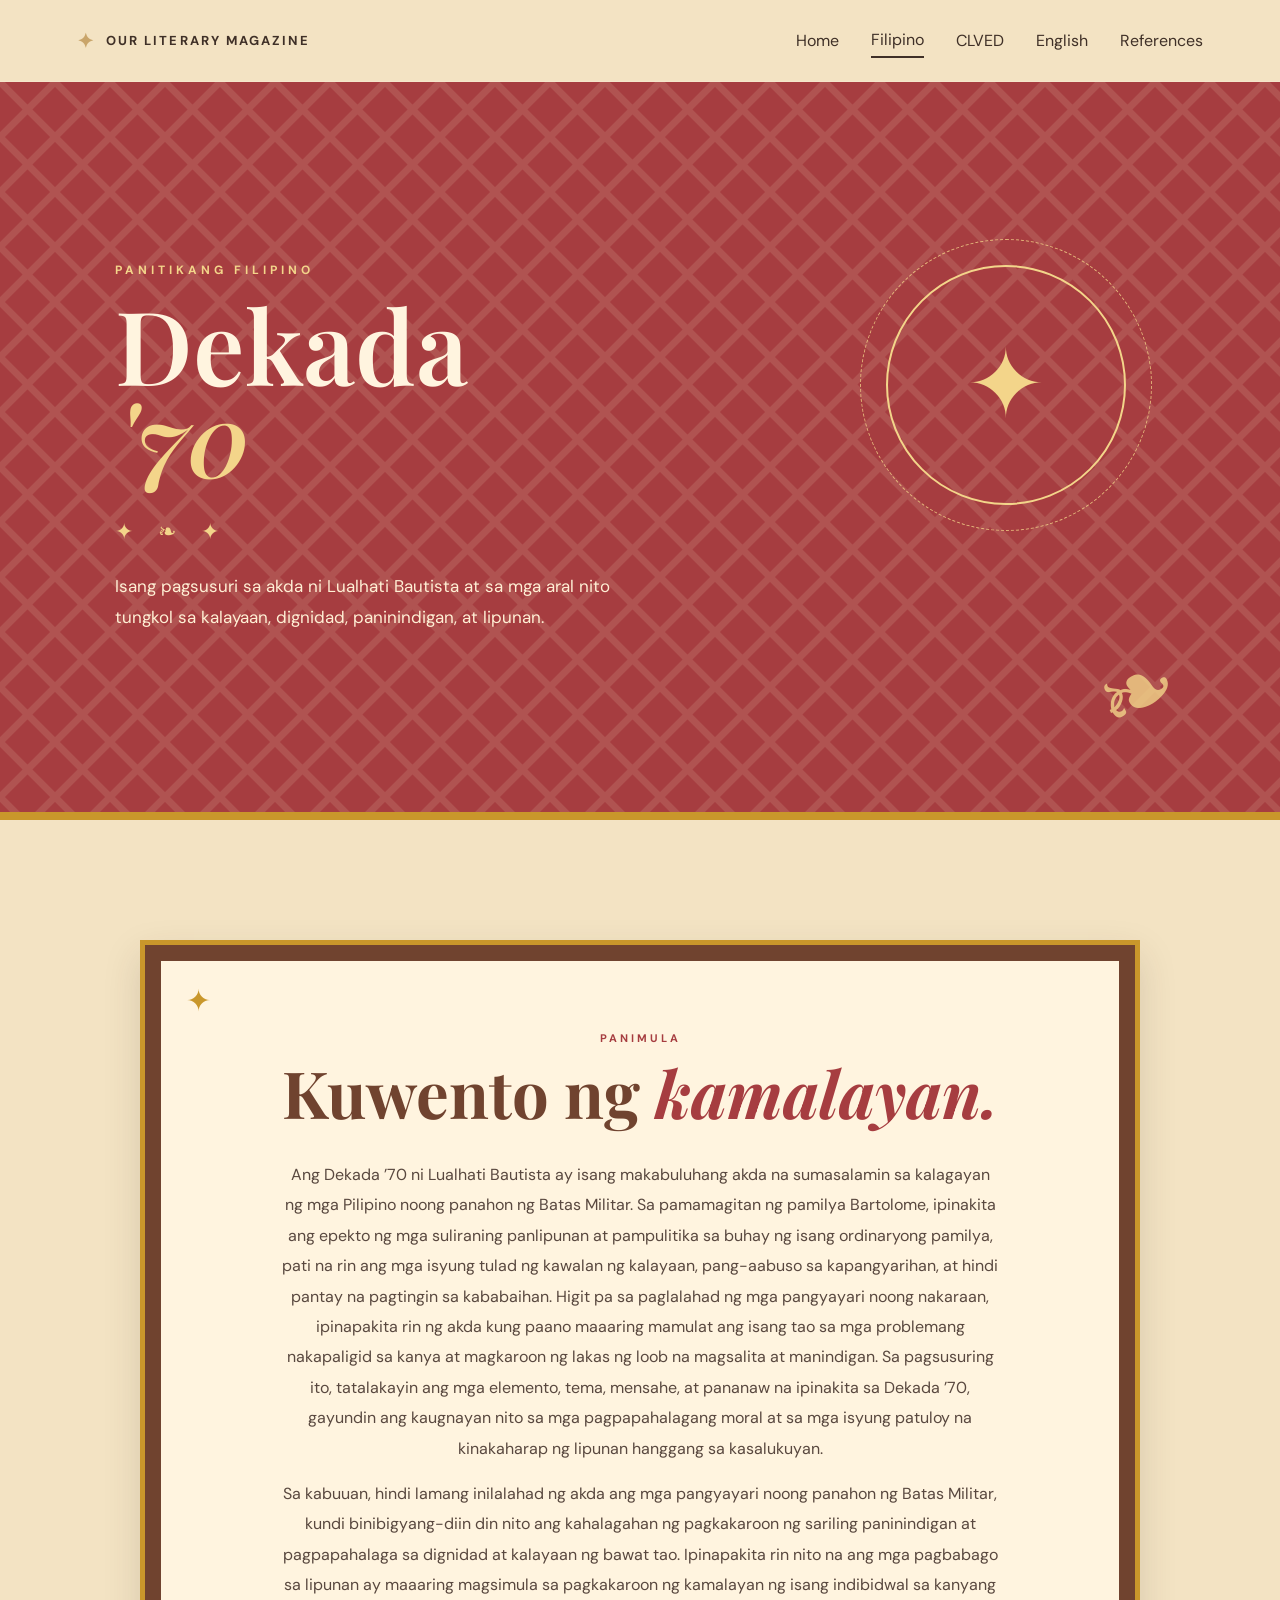
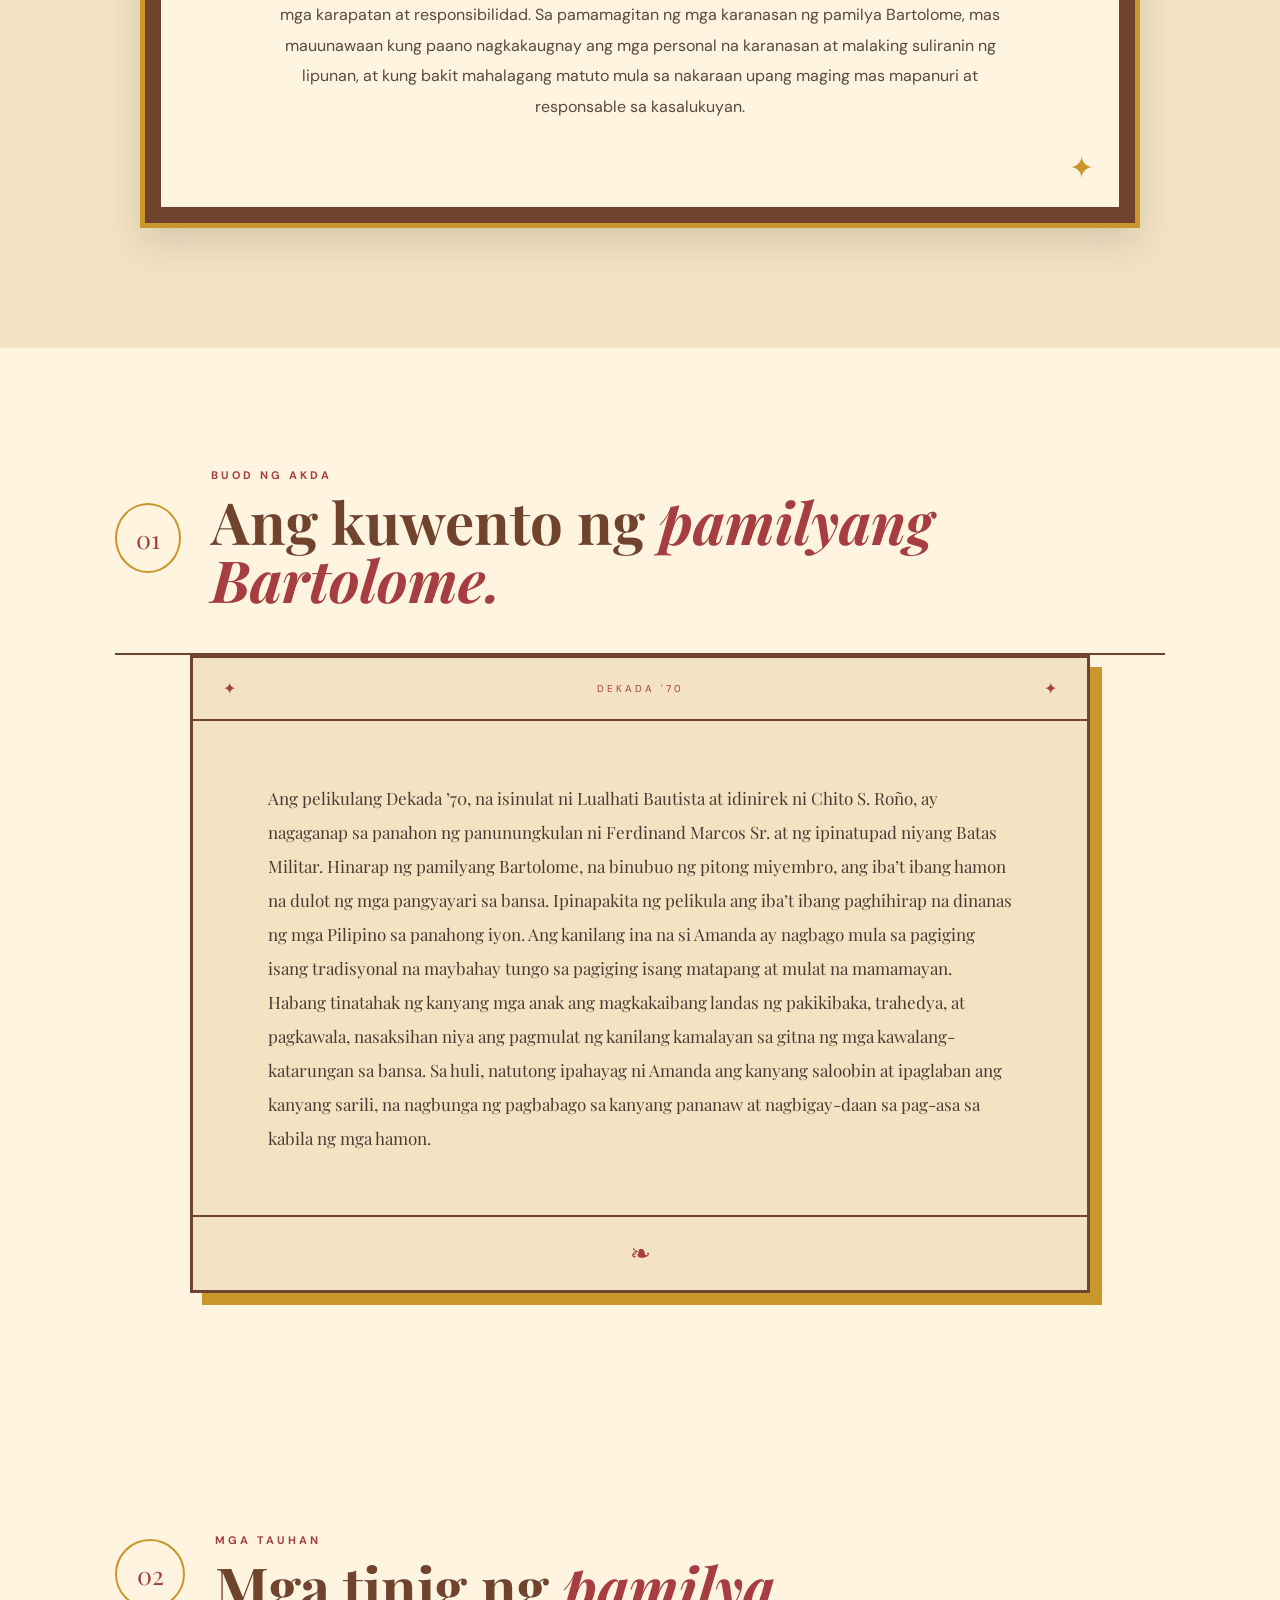
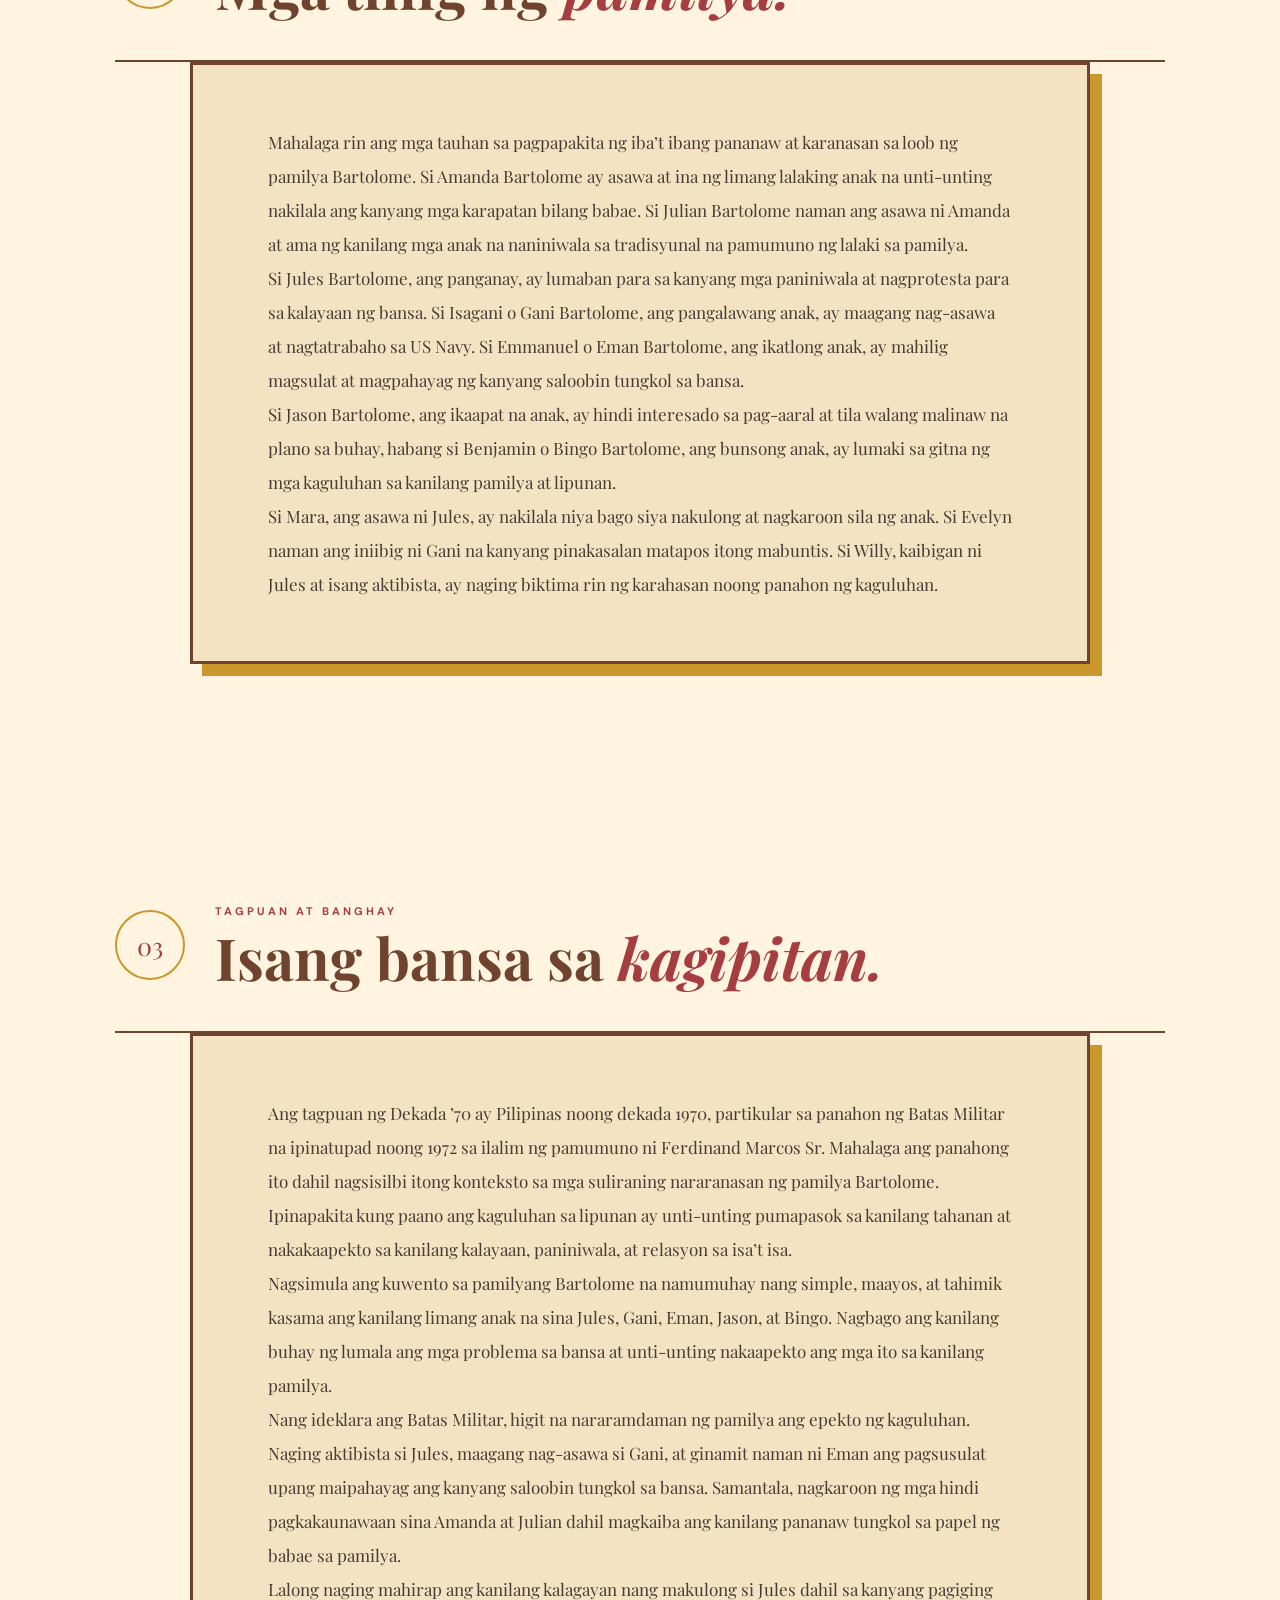
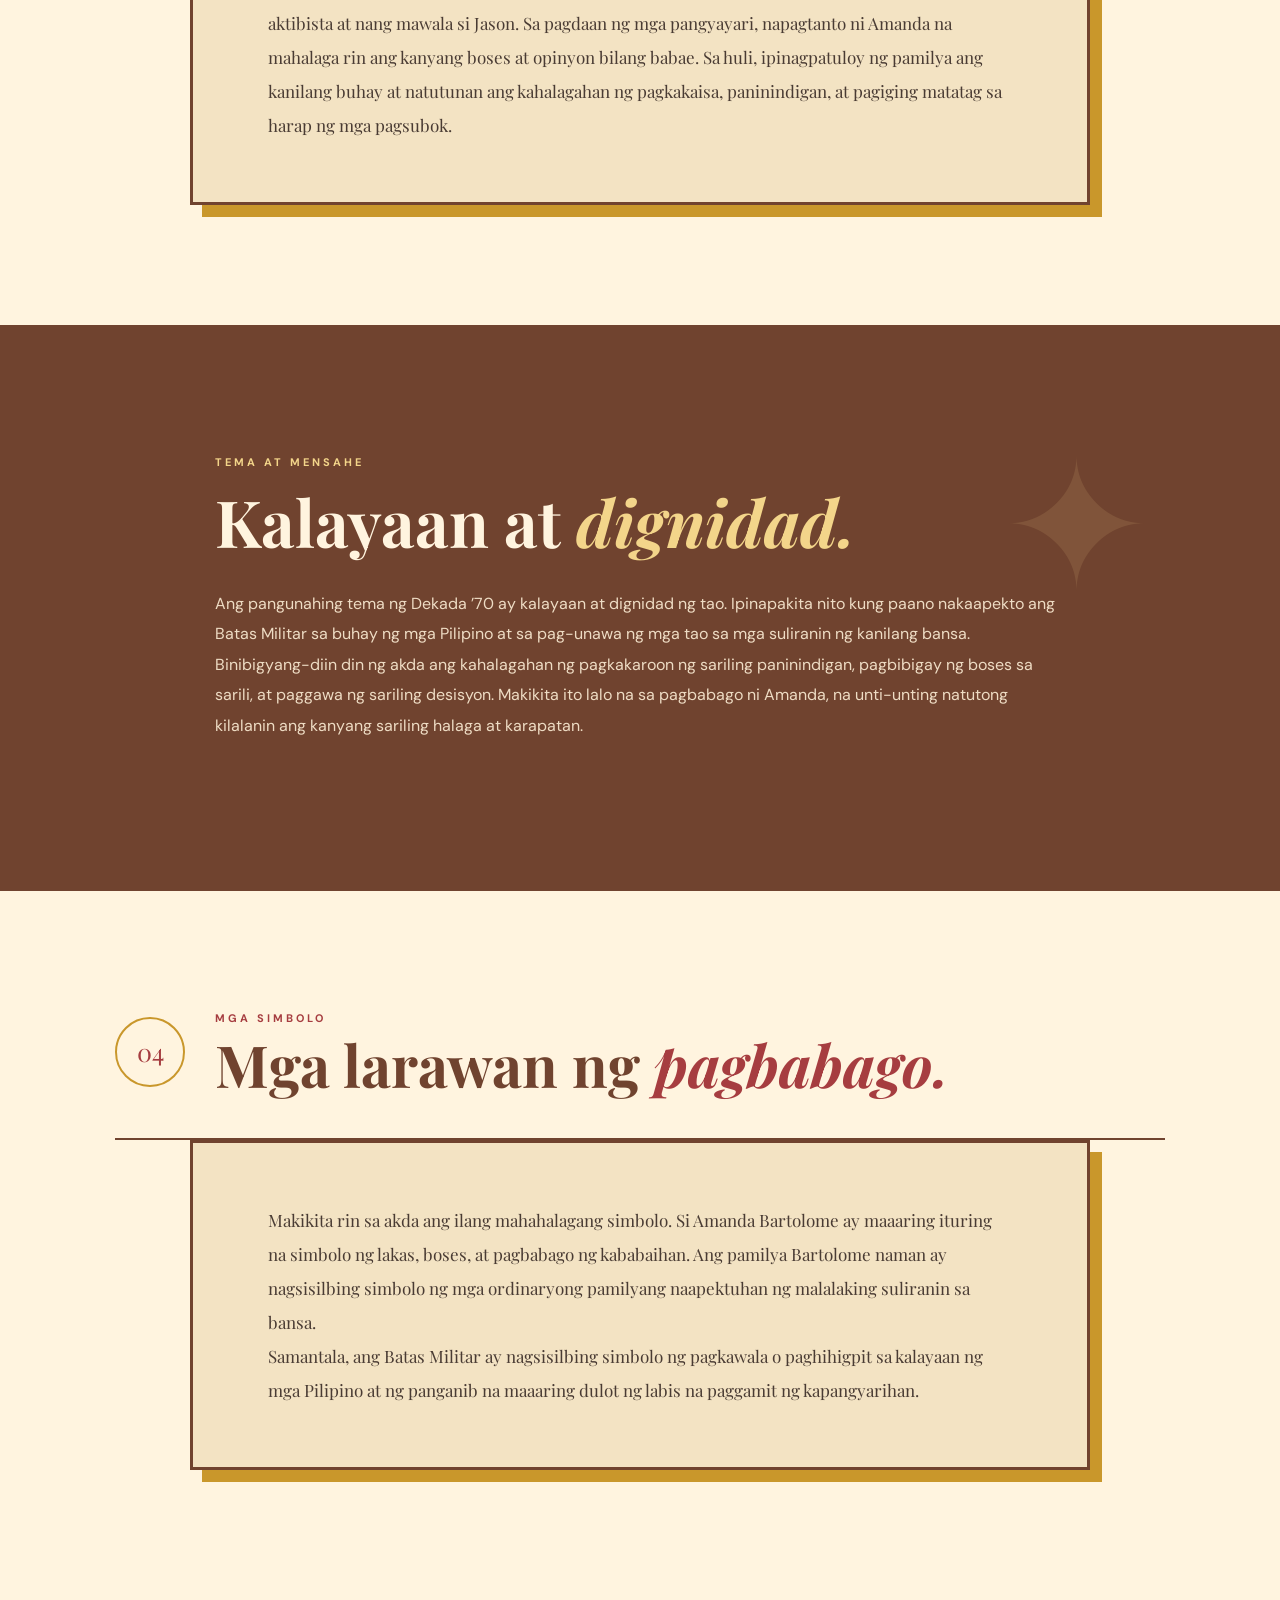
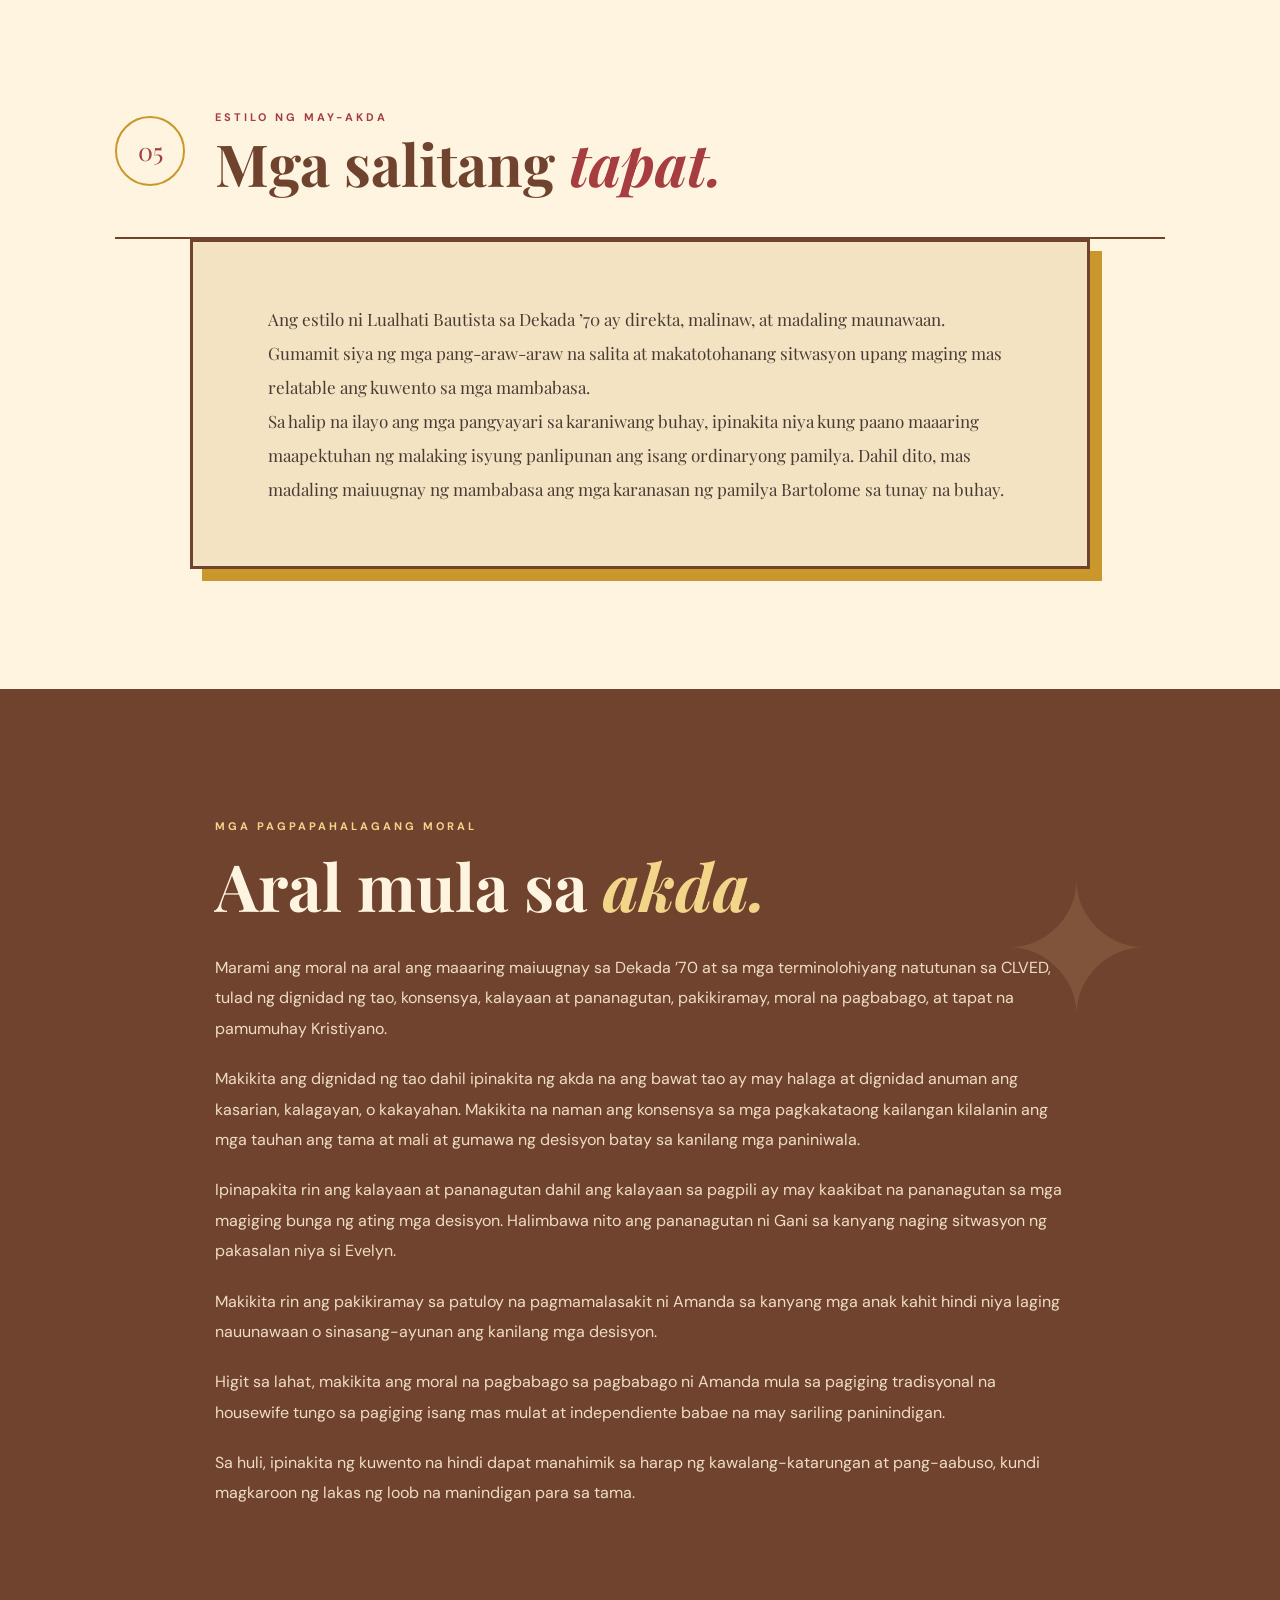
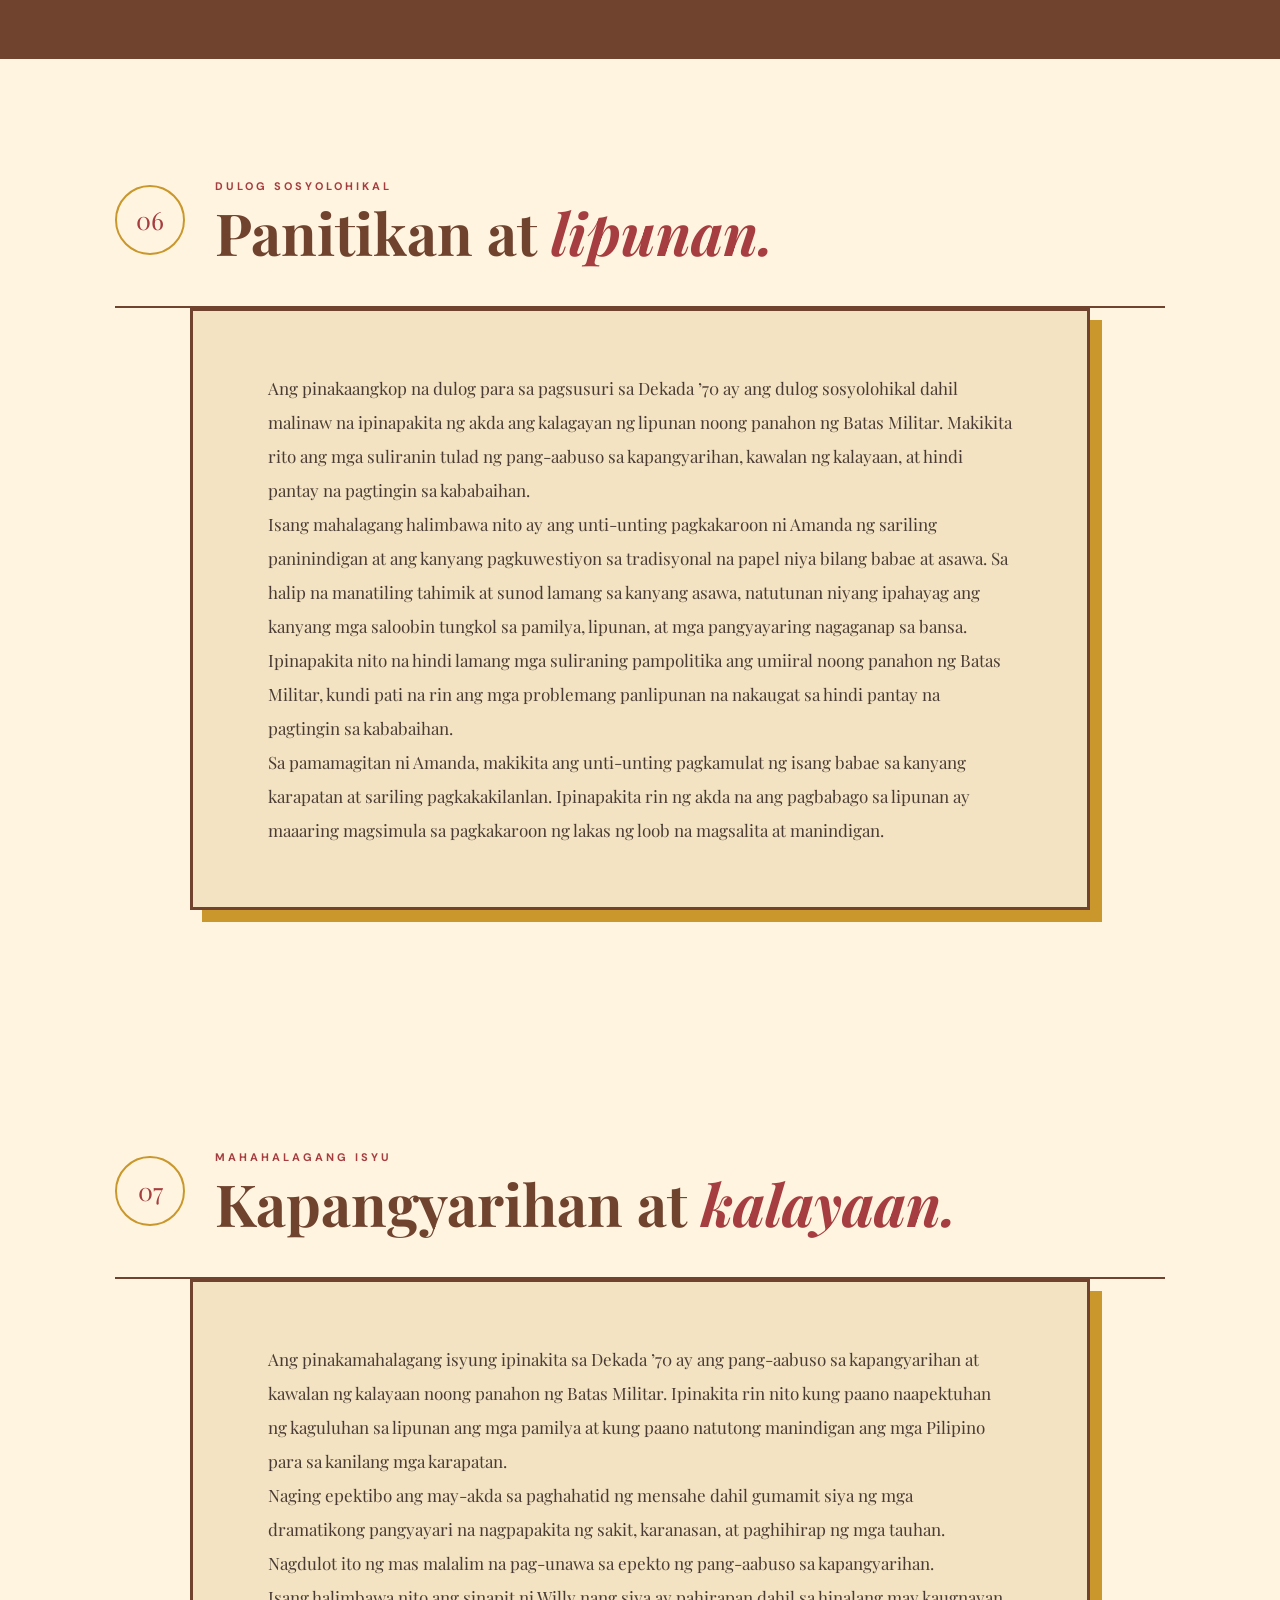
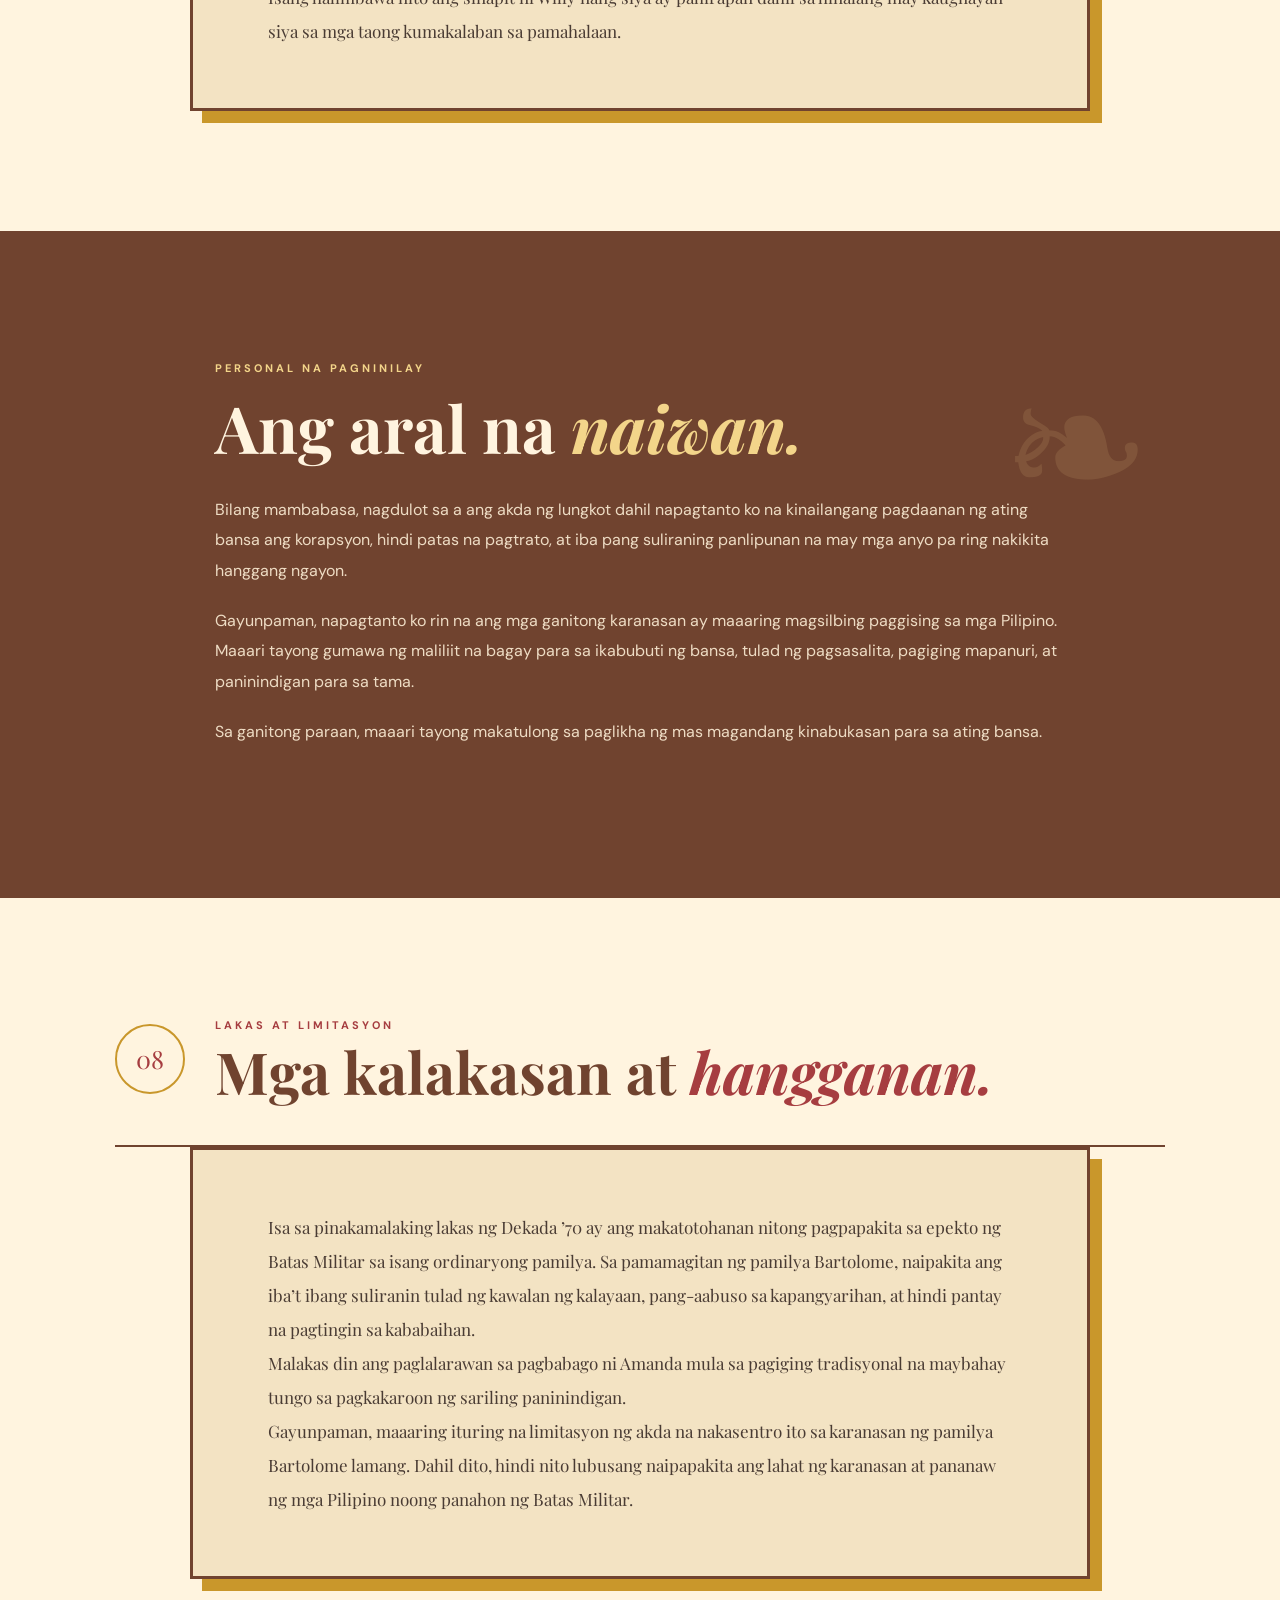
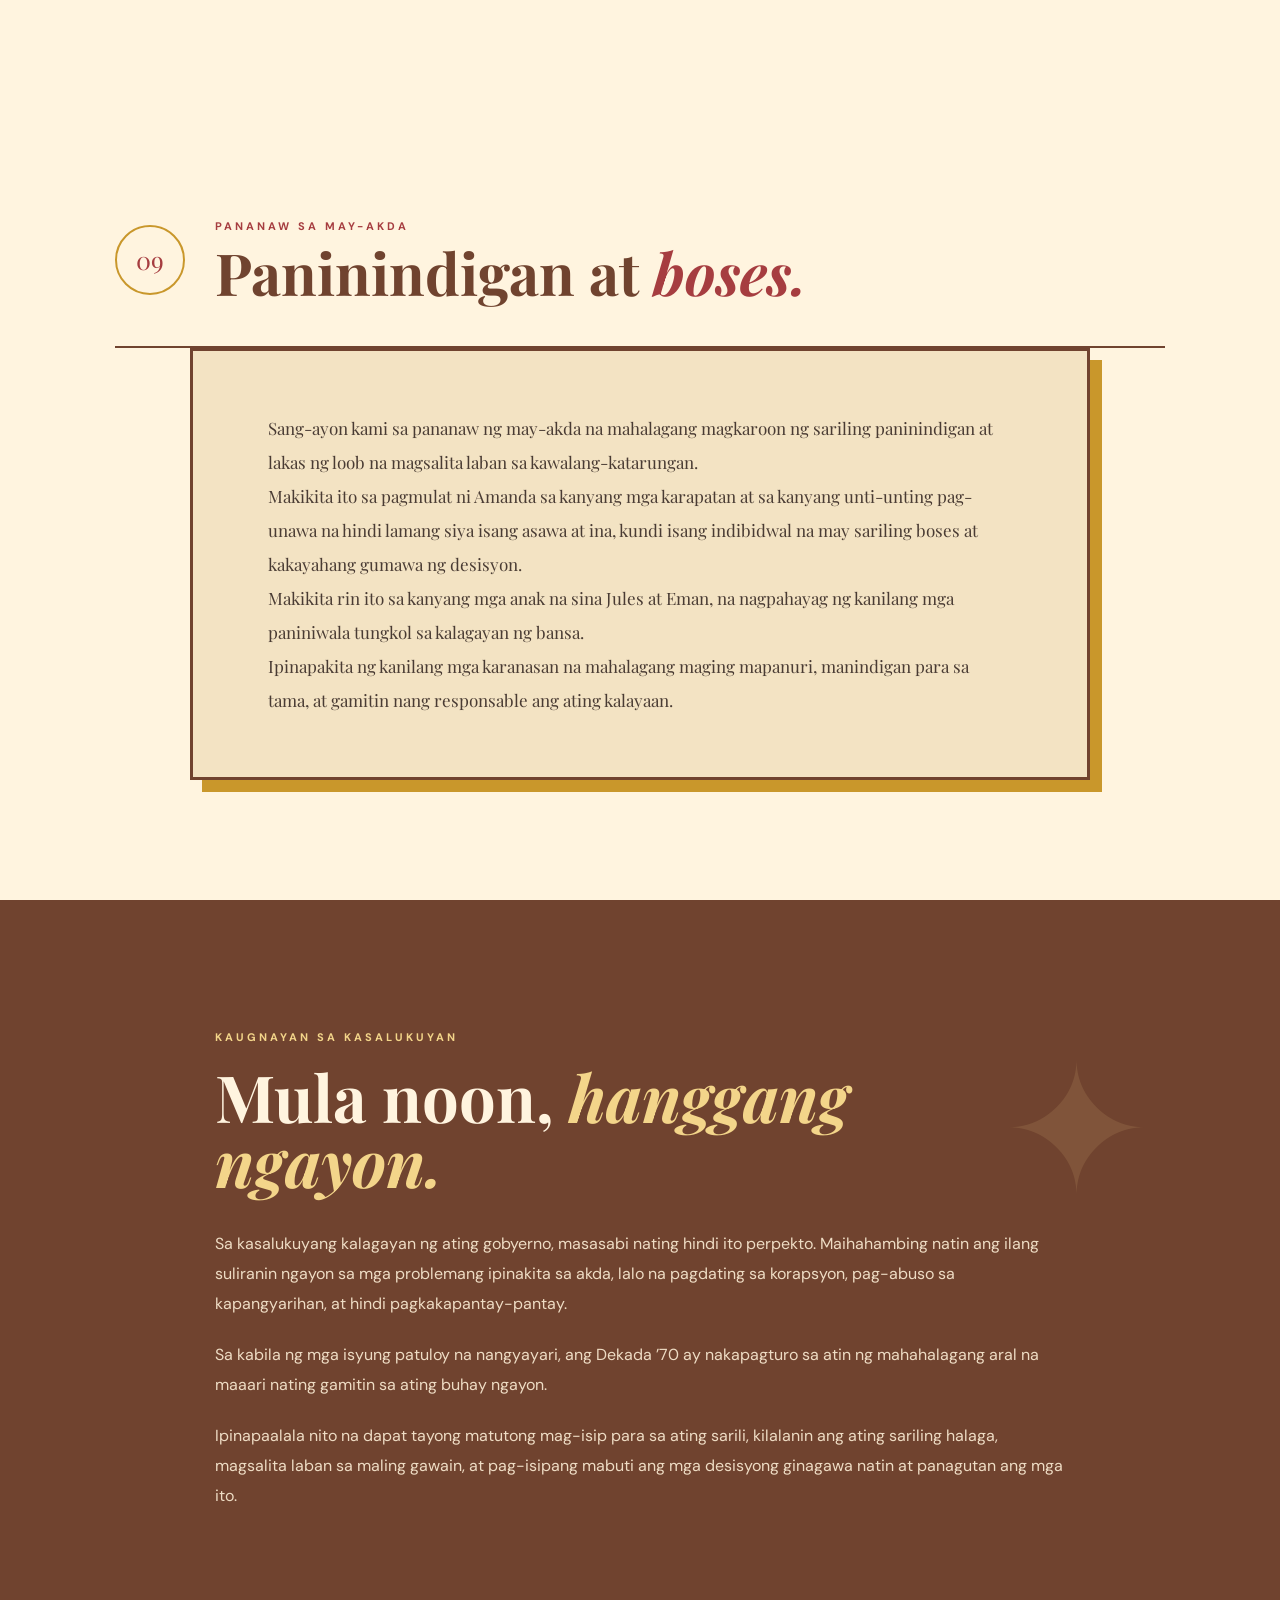
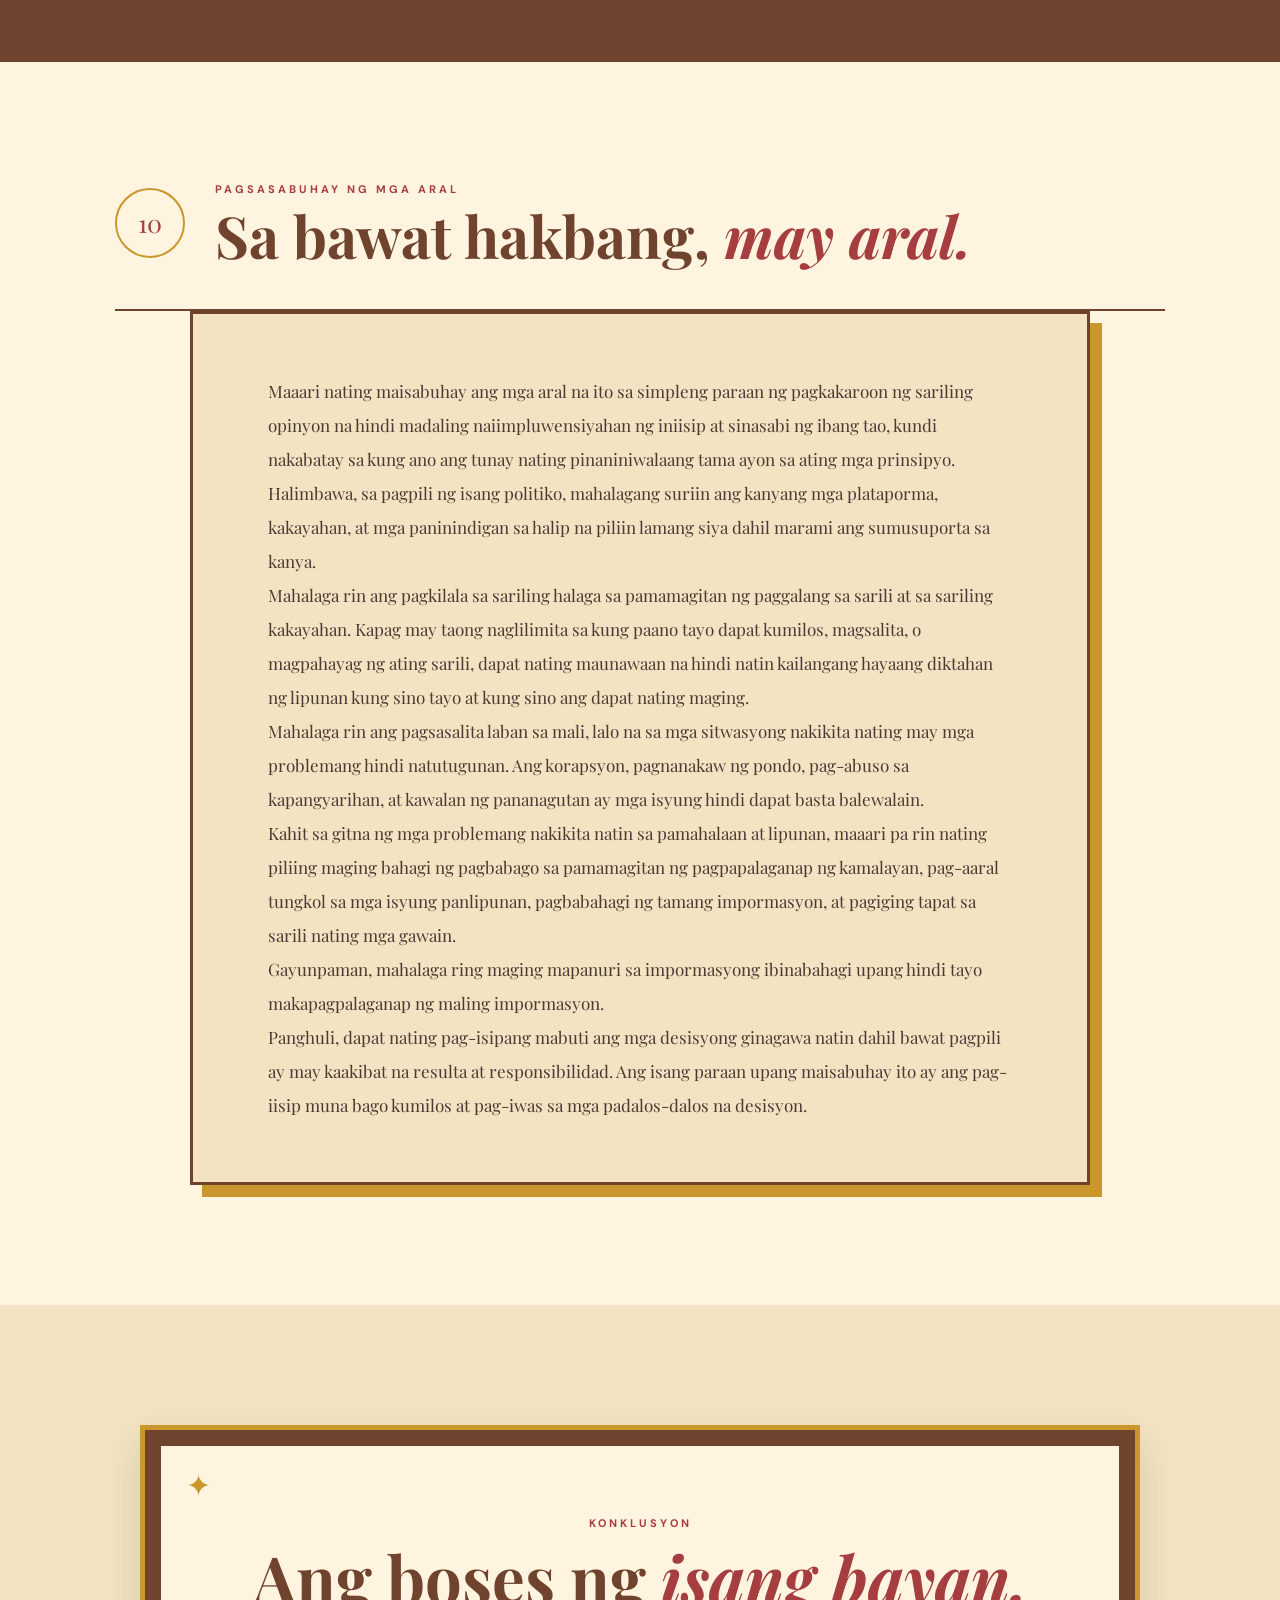
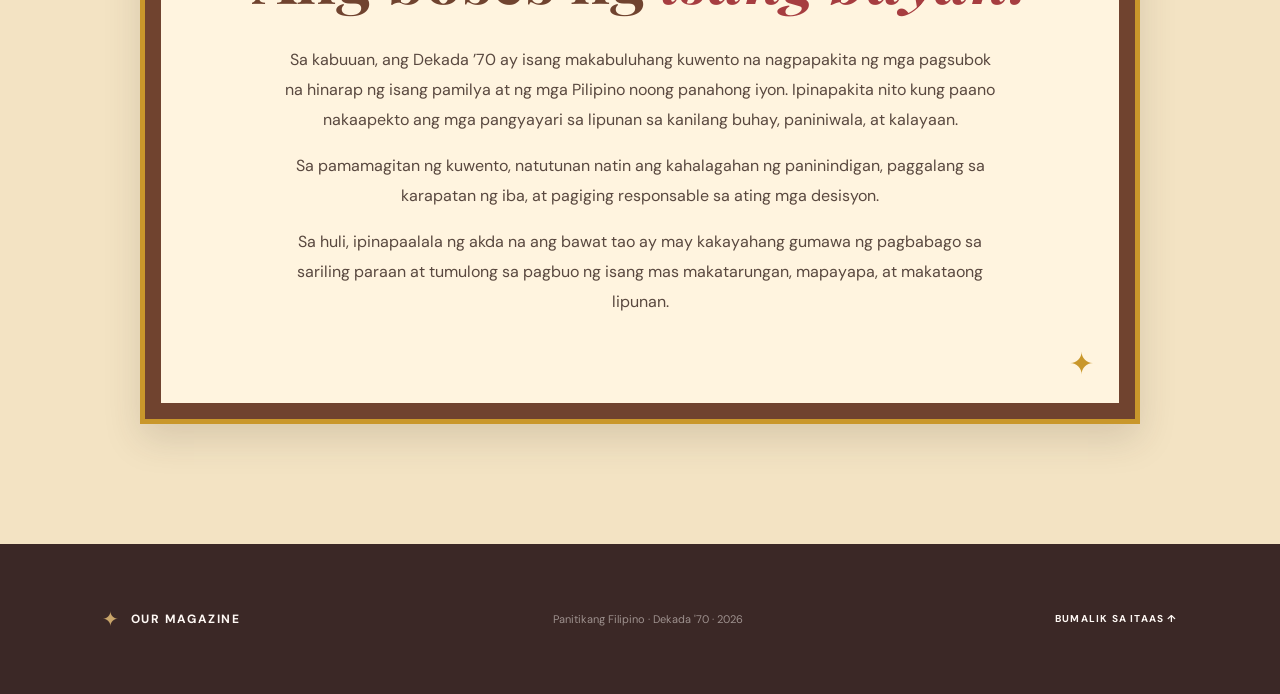
<file: filipino.html>
<!DOCTYPE html>
<html lang="fil">

<head>
    <meta charset="UTF-8">
    <meta name="viewport" content="width=device-width, initial-scale=1.0">

    <title>Dekada '70 | Panitikang Filipino</title>

    <link rel="preconnect" href="https://fonts.googleapis.com">
    <link rel="preconnect" href="https://fonts.gstatic.com" crossorigin>

    <link href="https://fonts.googleapis.com/css2?family=DM+Sans:wght@400;500;600;700&family=Playfair+Display:ital,wght@0,500;0,600;0,700;1,500;1,600&display=swap" rel="stylesheet">

    <link rel="stylesheet" href="style.css">
</head>

<body class="filipino-page">

    <header class="navbar">

        <a href="index.html" class="logo">
            <span class="logo-star">&#10022;</span>
            <span>OUR LITERARY MAGAZINE</span>
        </a>

        <nav class="navigation">
            <a href="index.html">Home</a>
            <a href="filipino.html" class="active">Filipino</a>
            <a href="clved.html">CLVED</a>
            <a href="english.html">English</a>
            <a href="references.html">References</a>
        </nav>

    </header>

    <main>

        <section class="filipino-banner">

            <div class="woven-pattern"></div>

            <div class="sun-symbol">
                <span>&#10022;</span>
            </div>

            <div class="banner-content">

                <p class="filipino-label">
                    PANITIKANG FILIPINO
                </p>

                <h1>
                    Dekada
                    <br>
                    <span>'70</span>
                </h1>

                <div class="banner-line">
                    <span>✦</span>
                    <span>❧</span>
                    <span>✦</span>
                </div>

                <p>
                    Isang pagsusuri sa akda ni Lualhati Bautista
                    at sa mga aral nito tungkol sa kalayaan,
                    dignidad, paninindigan, at lipunan.
                </p>

            </div>

            <div class="anahaw-decoration">
                ❧
            </div>

        </section>


        <section class="filipino-intro">

            <div class="capiz-frame">

                <div class="capiz-inner">

                    <p class="filipino-small-heading">
                        PANIMULA
                    </p>

                    <h2>
                        Kuwento ng
                        <span>kamalayan.</span>
                    </h2>

                    <p>
                        Ang Dekada ’70 ni Lualhati Bautista ay isang makabuluhang akda na sumasalamin sa kalagayan ng mga Pilipino noong panahon ng Batas Militar. Sa pamamagitan ng pamilya Bartolome, ipinakita ang epekto ng mga suliraning panlipunan at pampulitika sa buhay ng isang ordinaryong pamilya, pati na rin ang mga isyung tulad ng kawalan ng kalayaan, pang-aabuso sa kapangyarihan, at hindi pantay na pagtingin sa kababaihan. Higit pa sa paglalahad ng mga pangyayari noong nakaraan, ipinapakita rin ng akda kung paano maaaring mamulat ang isang tao sa mga problemang nakapaligid sa kanya at magkaroon ng lakas ng loob na magsalita at manindigan. Sa pagsusuring ito, tatalakayin ang mga elemento, tema, mensahe, at pananaw na ipinakita sa Dekada ’70, gayundin ang kaugnayan nito sa mga pagpapahalagang moral at sa mga isyung patuloy na kinakaharap ng lipunan hanggang sa kasalukuyan.
                    </p>

                    <p>
                        Sa kabuuan, hindi lamang inilalahad ng akda ang mga pangyayari noong panahon ng Batas Militar, kundi binibigyang-diin din nito ang kahalagahan ng pagkakaroon ng sariling paninindigan at pagpapahalaga sa dignidad at kalayaan ng bawat tao. Ipinapakita rin nito na ang mga pagbabago sa lipunan ay maaaring magsimula sa pagkakaroon ng kamalayan ng isang indibidwal sa kanyang mga karapatan at responsibilidad. Sa pamamagitan ng mga karanasan ng pamilya Bartolome, mas mauunawaan kung paano nagkakaugnay ang mga personal na karanasan at malaking suliranin ng lipunan, at kung bakit mahalagang matuto mula sa nakaraan upang maging mas mapanuri at responsable sa kasalukuyan.
                    </p>

                </div>

            </div>

        </section>


        <section class="filipino-work">

            <div class="section-heading-filipino">

                <div class="number-decoration">
                    01
                </div>

                <div>

                    <p>
                        BUOD NG AKDA
                    </p>

                    <h2>
                        Ang kuwento ng
                        <span>pamilyang Bartolome.</span>
                    </h2>

                </div>

            </div>

            <article class="filipino-literature">

                <div class="literature-top">
                    <span>✦</span>
                    <p>DEKADA '70</p>
                    <span>✦</span>
                </div>

                <div class="literature-body">

                    <p>
                        Ang pelikulang Dekada ’70, na isinulat ni Lualhati Bautista at idinirek ni Chito S. Roño, ay nagaganap sa panahon ng panunungkulan ni Ferdinand Marcos Sr. at ng ipinatupad niyang Batas Militar. Hinarap ng pamilyang Bartolome, na binubuo ng pitong miyembro, ang iba’t ibang hamon na dulot ng mga pangyayari sa bansa. Ipinapakita ng pelikula ang iba’t ibang paghihirap na dinanas ng mga Pilipino sa panahong iyon. Ang kanilang ina na si Amanda ay nagbago mula sa pagiging isang tradisyonal na maybahay tungo sa pagiging isang matapang at mulat na mamamayan. Habang tinatahak ng kanyang mga anak ang magkakaibang landas ng pakikibaka, trahedya, at pagkawala, nasaksihan niya ang pagmulat ng kanilang kamalayan sa gitna ng mga kawalang-katarungan sa bansa. Sa huli, natutong ipahayag ni Amanda ang kanyang saloobin at ipaglaban ang kanyang sarili, na nagbunga ng pagbabago sa kanyang pananaw at nagbigay-daan sa pag-asa sa kabila ng mga hamon.
                    </p>

                </div>

                <div class="literature-bottom">
                    <span>❧</span>
                </div>

            </article>

        </section>


        <section class="filipino-work">

            <div class="section-heading-filipino">

                <div class="number-decoration">
                    02
                </div>

                <div>

                    <p>
                        MGA TAUHAN
                    </p>

                    <h2>
                        Mga tinig ng
                        <span>pamilya.</span>
                    </h2>

                </div>

            </div>

            <article class="filipino-literature">

                <div class="literature-body">

                    <p>
                        Mahalaga rin ang mga tauhan sa pagpapakita ng iba’t ibang pananaw at karanasan sa loob ng pamilya Bartolome. Si Amanda Bartolome ay asawa at ina ng limang lalaking anak na unti-unting nakilala ang kanyang mga karapatan bilang babae. Si Julian Bartolome naman ang asawa ni Amanda at ama ng kanilang mga anak na naniniwala sa tradisyunal na pamumuno ng lalaki sa pamilya.
                    </p>

                    <p>
                        Si Jules Bartolome, ang panganay, ay lumaban para sa kanyang mga paniniwala at nagprotesta para sa kalayaan ng bansa. Si Isagani o Gani Bartolome, ang pangalawang anak, ay maagang nag-asawa at nagtatrabaho sa US Navy. Si Emmanuel o Eman Bartolome, ang ikatlong anak, ay mahilig magsulat at magpahayag ng kanyang saloobin tungkol sa bansa.
                    </p>

                    <p>
                        Si Jason Bartolome, ang ikaapat na anak, ay hindi interesado sa pag-aaral at tila walang malinaw na plano sa buhay, habang si Benjamin o Bingo Bartolome, ang bunsong anak, ay lumaki sa gitna ng mga kaguluhan sa kanilang pamilya at lipunan.
                    </p>

                    <p>
                        Si Mara, ang asawa ni Jules, ay nakilala niya bago siya nakulong at nagkaroon sila ng anak. Si Evelyn naman ang iniibig ni Gani na kanyang pinakasalan matapos itong mabuntis. Si Willy, kaibigan ni Jules at isang aktibista, ay naging biktima rin ng karahasan noong panahon ng kaguluhan.
                    </p>

                </div>

            </article>

        </section>


        <section class="filipino-work">

            <div class="section-heading-filipino">

                <div class="number-decoration">
                    03
                </div>

                <div>

                    <p>
                        TAGPUAN AT BANGHAY
                    </p>

                    <h2>
                        Isang bansa sa
                        <span>kagipitan.</span>
                    </h2>

                </div>

            </div>

            <article class="filipino-literature">

                <div class="literature-body">

                    <p>
                        Ang tagpuan ng Dekada ’70 ay Pilipinas noong dekada 1970, partikular sa panahon ng Batas Militar na ipinatupad noong 1972 sa ilalim ng pamumuno ni Ferdinand Marcos Sr. Mahalaga ang panahong ito dahil nagsisilbi itong konteksto sa mga suliraning nararanasan ng pamilya Bartolome. Ipinapakita kung paano ang kaguluhan sa lipunan ay unti-unting pumapasok sa kanilang tahanan at nakakaapekto sa kanilang kalayaan, paniniwala, at relasyon sa isa’t isa.
                    </p>

                    <p>
                        Nagsimula ang kuwento sa pamilyang Bartolome na namumuhay nang simple, maayos, at tahimik kasama ang kanilang limang anak na sina Jules, Gani, Eman, Jason, at Bingo. Nagbago ang kanilang buhay ng lumala ang mga problema sa bansa at unti-unting nakaapekto ang mga ito sa kanilang pamilya.
                    </p>

                    <p>
                        Nang ideklara ang Batas Militar, higit na nararamdaman ng pamilya ang epekto ng kaguluhan. Naging aktibista si Jules, maagang nag-asawa si Gani, at ginamit naman ni Eman ang pagsusulat upang maipahayag ang kanyang saloobin tungkol sa bansa. Samantala, nagkaroon ng mga hindi pagkakaunawaan sina Amanda at Julian dahil magkaiba ang kanilang pananaw tungkol sa papel ng babae sa pamilya.
                    </p>

                    <p>
                        Lalong naging mahirap ang kanilang kalagayan nang makulong si Jules dahil sa kanyang pagiging aktibista at nang mawala si Jason. Sa pagdaan ng mga pangyayari, napagtanto ni Amanda na mahalaga rin ang kanyang boses at opinyon bilang babae. Sa huli, ipinagpatuloy ng pamilya ang kanilang buhay at natutunan ang kahalagahan ng pagkakaisa, paninindigan, at pagiging matatag sa harap ng mga pagsubok.
                    </p>

                </div>

            </article>

        </section>


        <section class="filipino-reflection">

            <div class="reflection-sun">
                &#10022;
            </div>

            <div class="reflection-box">

                <p class="filipino-small-heading">
                    TEMA AT MENSAHE
                </p>

                <h2>
                    Kalayaan at
                    <span>dignidad.</span>
                </h2>

                <p>
                    Ang pangunahing tema ng Dekada ’70 ay kalayaan at dignidad ng tao. Ipinapakita nito kung paano nakaapekto ang Batas Militar sa buhay ng mga Pilipino at sa pag-unawa ng mga tao sa mga suliranin ng kanilang bansa. Binibigyang-diin din ng akda ang kahalagahan ng pagkakaroon ng sariling paninindigan, pagbibigay ng boses sa sarili, at paggawa ng sariling desisyon. Makikita ito lalo na sa pagbabago ni Amanda, na unti-unting natutong kilalanin ang kanyang sariling halaga at karapatan.
                </p>

            </div>

        </section>


        <section class="filipino-work">

            <div class="section-heading-filipino">

                <div class="number-decoration">
                    04
                </div>

                <div>

                    <p>
                        MGA SIMBOLO
                    </p>

                    <h2>
                        Mga larawan ng
                        <span>pagbabago.</span>
                    </h2>

                </div>

            </div>

            <article class="filipino-literature">

                <div class="literature-body">

                    <p>
                        Makikita rin sa akda ang ilang mahahalagang simbolo. Si Amanda Bartolome ay maaaring ituring na simbolo ng lakas, boses, at pagbabago ng kababaihan. Ang pamilya Bartolome naman ay nagsisilbing simbolo ng mga ordinaryong pamilyang naapektuhan ng malalaking suliranin sa bansa.
                    </p>

                    <p>
                        Samantala, ang Batas Militar ay nagsisilbing simbolo ng pagkawala o paghihigpit sa kalayaan ng mga Pilipino at ng panganib na maaaring dulot ng labis na paggamit ng kapangyarihan.
                    </p>

                </div>

            </article>

        </section>


        <section class="filipino-work">

            <div class="section-heading-filipino">

                <div class="number-decoration">
                    05
                </div>

                <div>

                    <p>
                        ESTILO NG MAY-AKDA
                    </p>

                    <h2>
                        Mga salitang
                        <span>tapat.</span>
                    </h2>

                </div>

            </div>

            <article class="filipino-literature">

                <div class="literature-body">

                    <p>
                        Ang estilo ni Lualhati Bautista sa Dekada ’70 ay direkta, malinaw, at madaling maunawaan. Gumamit siya ng mga pang-araw-araw na salita at makatotohanang sitwasyon upang maging mas relatable ang kuwento sa mga mambabasa.
                    </p>

                    <p>
                        Sa halip na ilayo ang mga pangyayari sa karaniwang buhay, ipinakita niya kung paano maaaring maapektuhan ng malaking isyung panlipunan ang isang ordinaryong pamilya. Dahil dito, mas madaling maiuugnay ng mambabasa ang mga karanasan ng pamilya Bartolome sa tunay na buhay.
                    </p>

                </div>

            </article>

        </section>


        <section class="filipino-reflection">

            <div class="reflection-sun">
                ✦
            </div>

            <div class="reflection-box">

                <p class="filipino-small-heading">
                    MGA PAGPAPAHALAGANG MORAL
                </p>

                <h2>
                    Aral mula sa
                    <span>akda.</span>
                </h2>

                <p>
                    Marami ang moral na aral ang maaaring maiuugnay sa Dekada ’70 at sa mga terminolohiyang natutunan sa CLVED, tulad ng dignidad ng tao, konsensya, kalayaan at pananagutan, pakikiramay, moral na pagbabago, at tapat na pamumuhay Kristiyano.
                </p>

                <p>
                    Makikita ang dignidad ng tao dahil ipinakita ng akda na ang bawat tao ay may halaga at dignidad anuman ang kasarian, kalagayan, o kakayahan. Makikita na naman ang konsensya sa mga pagkakataong kailangan kilalanin ang mga tauhan ang tama at mali at gumawa ng desisyon batay sa kanilang mga paniniwala.
                </p>

                <p>
                    Ipinapakita rin ang kalayaan at pananagutan dahil ang kalayaan sa pagpili ay may kaakibat na pananagutan sa mga magiging bunga ng ating mga desisyon. Halimbawa nito ang pananagutan ni Gani sa kanyang naging sitwasyon ng pakasalan niya si Evelyn.
                </p>

                <p>
                    Makikita rin ang pakikiramay sa patuloy na pagmamalasakit ni Amanda sa kanyang mga anak kahit hindi niya laging nauunawaan o sinasang-ayunan ang kanilang mga desisyon.
                </p>

                <p>
                    Higit sa lahat, makikita ang moral na pagbabago sa pagbabago ni Amanda mula sa pagiging tradisyonal na housewife tungo sa pagiging isang mas mulat at independiente babae na may sariling paninindigan.
                </p>

                <p>
                    Sa huli, ipinakita ng kuwento na hindi dapat manahimik sa harap ng kawalang-katarungan at pang-aabuso, kundi magkaroon ng lakas ng loob na manindigan para sa tama.
                </p>

            </div>

        </section>


        <section class="filipino-work">

            <div class="section-heading-filipino">

                <div class="number-decoration">
                    06
                </div>

                <div>

                    <p>
                        DULOG SOSYOLOHIKAL
                    </p>

                    <h2>
                        Panitikan at
                        <span>lipunan.</span>
                    </h2>

                </div>

            </div>

            <article class="filipino-literature">

                <div class="literature-body">

                    <p>
                        Ang pinakaangkop na dulog para sa pagsusuri sa Dekada ’70 ay ang dulog sosyolohikal dahil malinaw na ipinapakita ng akda ang kalagayan ng lipunan noong panahon ng Batas Militar. Makikita rito ang mga suliranin tulad ng pang-aabuso sa kapangyarihan, kawalan ng kalayaan, at hindi pantay na pagtingin sa kababaihan.
                    </p>

                    <p>
                        Isang mahalagang halimbawa nito ay ang unti-unting pagkakaroon ni Amanda ng sariling paninindigan at ang kanyang pagkuwestiyon sa tradisyonal na papel niya bilang babae at asawa. Sa halip na manatiling tahimik at sunod lamang sa kanyang asawa, natutunan niyang ipahayag ang kanyang mga saloobin tungkol sa pamilya, lipunan, at mga pangyayaring nagaganap sa bansa.
                    </p>

                    <p>
                        Ipinapakita nito na hindi lamang mga suliraning pampolitika ang umiiral noong panahon ng Batas Militar, kundi pati na rin ang mga problemang panlipunan na nakaugat sa hindi pantay na pagtingin sa kababaihan.
                    </p>

                    <p>
                        Sa pamamagitan ni Amanda, makikita ang unti-unting pagkamulat ng isang babae sa kanyang karapatan at sariling pagkakakilanlan. Ipinapakita rin ng akda na ang pagbabago sa lipunan ay maaaring magsimula sa pagkakaroon ng lakas ng loob na magsalita at manindigan.
                    </p>

                </div>

            </article>

        </section>


        <section class="filipino-work">

            <div class="section-heading-filipino">

                <div class="number-decoration">
                    07
                </div>

                <div>

                    <p>
                        MAHAHALAGANG ISYU
                    </p>

                    <h2>
                        Kapangyarihan at
                        <span>kalayaan.</span>
                    </h2>

                </div>

            </div>

            <article class="filipino-literature">

                <div class="literature-body">

                    <p>
                        Ang pinakamahalagang isyung ipinakita sa Dekada ’70 ay ang pang-aabuso sa kapangyarihan at kawalan ng kalayaan noong panahon ng Batas Militar. Ipinakita rin nito kung paano naapektuhan ng kaguluhan sa lipunan ang mga pamilya at kung paano natutong manindigan ang mga Pilipino para sa kanilang mga karapatan.
                    </p>

                    <p>
                        Naging epektibo ang may-akda sa paghahatid ng mensahe dahil gumamit siya ng mga dramatikong pangyayari na nagpapakita ng sakit, karanasan, at paghihirap ng mga tauhan. Nagdulot ito ng mas malalim na pag-unawa sa epekto ng pang-aabuso sa kapangyarihan.
                    </p>

                    <p>
                        Isang halimbawa nito ang sinapit ni Willy nang siya ay pahirapan dahil sa hinalang may kaugnayan siya sa mga taong kumakalaban sa pamahalaan.
                    </p>

                </div>

            </article>

        </section>


        <section class="filipino-reflection">

            <div class="reflection-sun">
                ❧
            </div>

            <div class="reflection-box">

                <p class="filipino-small-heading">
                    PERSONAL NA PAGNINILAY
                </p>

                <h2>
                    Ang aral na
                    <span>naiwan.</span>
                </h2>

                <p>
                    Bilang mambabasa, nagdulot sa a ang akda ng lungkot dahil napagtanto ko na kinailangang pagdaanan ng ating bansa ang korapsyon, hindi patas na pagtrato, at iba pang suliraning panlipunan na may mga anyo pa ring nakikita hanggang ngayon.
                </p>

                <p>
                    Gayunpaman, napagtanto ko rin na ang mga ganitong karanasan ay maaaring magsilbing paggising sa mga Pilipino. Maaari tayong gumawa ng maliliit na bagay para sa ikabubuti ng bansa, tulad ng pagsasalita, pagiging mapanuri, at paninindigan para sa tama.
                </p>

                <p>
                    Sa ganitong paraan, maaari tayong makatulong sa paglikha ng mas magandang kinabukasan para sa ating bansa.
                </p>

            </div>

        </section>


        <section class="filipino-work">

            <div class="section-heading-filipino">

                <div class="number-decoration">
                    08
                </div>

                <div>

                    <p>
                        LAKAS AT LIMITASYON
                    </p>

                    <h2>
                        Mga kalakasan at
                        <span>hangganan.</span>
                    </h2>

                </div>

            </div>

            <article class="filipino-literature">

                <div class="literature-body">

                    <p>
                        Isa sa pinakamalaking lakas ng Dekada ’70 ay ang makatotohanan nitong pagpapakita sa epekto ng Batas Militar sa isang ordinaryong pamilya. Sa pamamagitan ng pamilya Bartolome, naipakita ang iba’t ibang suliranin tulad ng kawalan ng kalayaan, pang-aabuso sa kapangyarihan, at hindi pantay na pagtingin sa kababaihan.
                    </p>

                    <p>
                        Malakas din ang paglalarawan sa pagbabago ni Amanda mula sa pagiging tradisyonal na maybahay tungo sa pagkakaroon ng sariling paninindigan.
                    </p>

                    <p>
                        Gayunpaman, maaaring ituring na limitasyon ng akda na nakasentro ito sa karanasan ng pamilya Bartolome lamang. Dahil dito, hindi nito lubusang naipapakita ang lahat ng karanasan at pananaw ng mga Pilipino noong panahon ng Batas Militar.
                    </p>

                </div>

            </article>

        </section>


        <section class="filipino-work">

            <div class="section-heading-filipino">

                <div class="number-decoration">
                    09
                </div>

                <div>

                    <p>
                        PANANAW SA MAY-AKDA
                    </p>

                    <h2>
                        Paninindigan at
                        <span>boses.</span>
                    </h2>

                </div>

            </div>

            <article class="filipino-literature">

                <div class="literature-body">

                    <p>
                        Sang-ayon kami sa pananaw ng may-akda na mahalagang magkaroon ng sariling paninindigan at lakas ng loob na magsalita laban sa kawalang-katarungan.
                    </p>

                    <p>
                        Makikita ito sa pagmulat ni Amanda sa kanyang mga karapatan at sa kanyang unti-unting pag-unawa na hindi lamang siya isang asawa at ina, kundi isang indibidwal na may sariling boses at kakayahang gumawa ng desisyon.
                    </p>

                    <p>
                        Makikita rin ito sa kanyang mga anak na sina Jules at Eman, na nagpahayag ng kanilang mga paniniwala tungkol sa kalagayan ng bansa.
                    </p>

                    <p>
                        Ipinapakita ng kanilang mga karanasan na mahalagang maging mapanuri, manindigan para sa tama, at gamitin nang responsable ang ating kalayaan.
                    </p>

                </div>

            </article>

        </section>


        <section class="filipino-reflection">

            <div class="reflection-sun">
                &#10022;
            </div>

            <div class="reflection-box">

                <p class="filipino-small-heading">
                    KAUGNAYAN SA KASALUKUYAN
                </p>

                <h2>
                    Mula noon,
                    <span>hanggang ngayon.</span>
                </h2>

                <p>
                    Sa kasalukuyang kalagayan ng ating gobyerno, masasabi nating hindi ito perpekto. Maihahambing natin ang ilang suliranin ngayon sa mga problemang ipinakita sa akda, lalo na pagdating sa korapsyon, pag-abuso sa kapangyarihan, at hindi pagkakapantay-pantay.
                </p>

                <p>
                    Sa kabila ng mga isyung patuloy na nangyayari, ang Dekada ’70 ay nakapagturo sa atin ng mahahalagang aral na maaari nating gamitin sa ating buhay ngayon.
                </p>

                <p>
                    Ipinapaalala nito na dapat tayong matutong mag-isip para sa ating sarili, kilalanin ang ating sariling halaga, magsalita laban sa maling gawain, at pag-isipang mabuti ang mga desisyong ginagawa natin at panagutan ang mga ito.
                </p>

            </div>

        </section>


        <section class="filipino-work">

            <div class="section-heading-filipino">

                <div class="number-decoration">
                    10
                </div>

                <div>

                    <p>
                        PAGSASABUHAY NG MGA ARAL
                    </p>

                    <h2>
                        Sa bawat hakbang,
                        <span>may aral.</span>
                    </h2>

                </div>

            </div>

            <article class="filipino-literature">

                <div class="literature-body">

                    <p>
                        Maaari nating maisabuhay ang mga aral na ito sa simpleng paraan ng pagkakaroon ng sariling opinyon na hindi madaling naiimpluwensiyahan ng iniisip at sinasabi ng ibang tao, kundi nakabatay sa kung ano ang tunay nating pinaniniwalaang tama ayon sa ating mga prinsipyo.
                    </p>

                    <p>
                        Halimbawa, sa pagpili ng isang politiko, mahalagang suriin ang kanyang mga plataporma, kakayahan, at mga paninindigan sa halip na piliin lamang siya dahil marami ang sumusuporta sa kanya.
                    </p>

                    <p>
                        Mahalaga rin ang pagkilala sa sariling halaga sa pamamagitan ng paggalang sa sarili at sa sariling kakayahan. Kapag may taong naglilimita sa kung paano tayo dapat kumilos, magsalita, o magpahayag ng ating sarili, dapat nating maunawaan na hindi natin kailangang hayaang diktahan ng lipunan kung sino tayo at kung sino ang dapat nating maging.
                    </p>

                    <p>
                        Mahalaga rin ang pagsasalita laban sa mali, lalo na sa mga sitwasyong nakikita nating may mga problemang hindi natutugunan. Ang korapsyon, pagnanakaw ng pondo, pag-abuso sa kapangyarihan, at kawalan ng pananagutan ay mga isyung hindi dapat basta balewalain.
                    </p>

                    <p>
                        Kahit sa gitna ng mga problemang nakikita natin sa pamahalaan at lipunan, maaari pa rin nating piliing maging bahagi ng pagbabago sa pamamagitan ng pagpapalaganap ng kamalayan, pag-aaral tungkol sa mga isyung panlipunan, pagbabahagi ng tamang impormasyon, at pagiging tapat sa sarili nating mga gawain.
                    </p>

                    <p>
                        Gayunpaman, mahalaga ring maging mapanuri sa impormasyong ibinabahagi upang hindi tayo makapagpalaganap ng maling impormasyon.
                    </p>

                    <p>
                        Panghuli, dapat nating pag-isipang mabuti ang mga desisyong ginagawa natin dahil bawat pagpili ay may kaakibat na resulta at responsibilidad. Ang isang paraan upang maisabuhay ito ay ang pag-iisip muna bago kumilos at pag-iwas sa mga padalos-dalos na desisyon.
                    </p>

                </div>

            </article>

        </section>


        <section class="filipino-intro">

            <div class="capiz-frame">

                <div class="capiz-inner">

                    <p class="filipino-small-heading">
                        KONKLUSYON
                    </p>

                    <h2>
                        Ang boses ng
                        <span>isang bayan.</span>
                    </h2>

                    <p>
                        Sa kabuuan, ang Dekada ’70 ay isang makabuluhang kuwento na nagpapakita ng mga pagsubok na hinarap ng isang pamilya at ng mga Pilipino noong panahong iyon. Ipinapakita nito kung paano nakaapekto ang mga pangyayari sa lipunan sa kanilang buhay, paniniwala, at kalayaan.
                    </p>

                    <p>
                        Sa pamamagitan ng kuwento, natutunan natin ang kahalagahan ng paninindigan, paggalang sa karapatan ng iba, at pagiging responsable sa ating mga desisyon.
                    </p>

                    <p>
                        Sa huli, ipinapaalala ng akda na ang bawat tao ay may kakayahang gumawa ng pagbabago sa sariling paraan at tumulong sa pagbuo ng isang mas makatarungan, mapayapa, at makataong lipunan.
                    </p>

                </div>

            </div>

        </section>

    </main>


    <footer>

        <div class="footer-brand">

            <span class="logo-star">
                &#10022;
            </span>

            <strong>
                OUR MAGAZINE
            </strong>

        </div>

        <p>
            Panitikang Filipino · Dekada '70 · 2026
        </p>

        <a href="#">
            Bumalik sa itaas ↑
        </a>

    </footer>

</body>

</html>
</file>
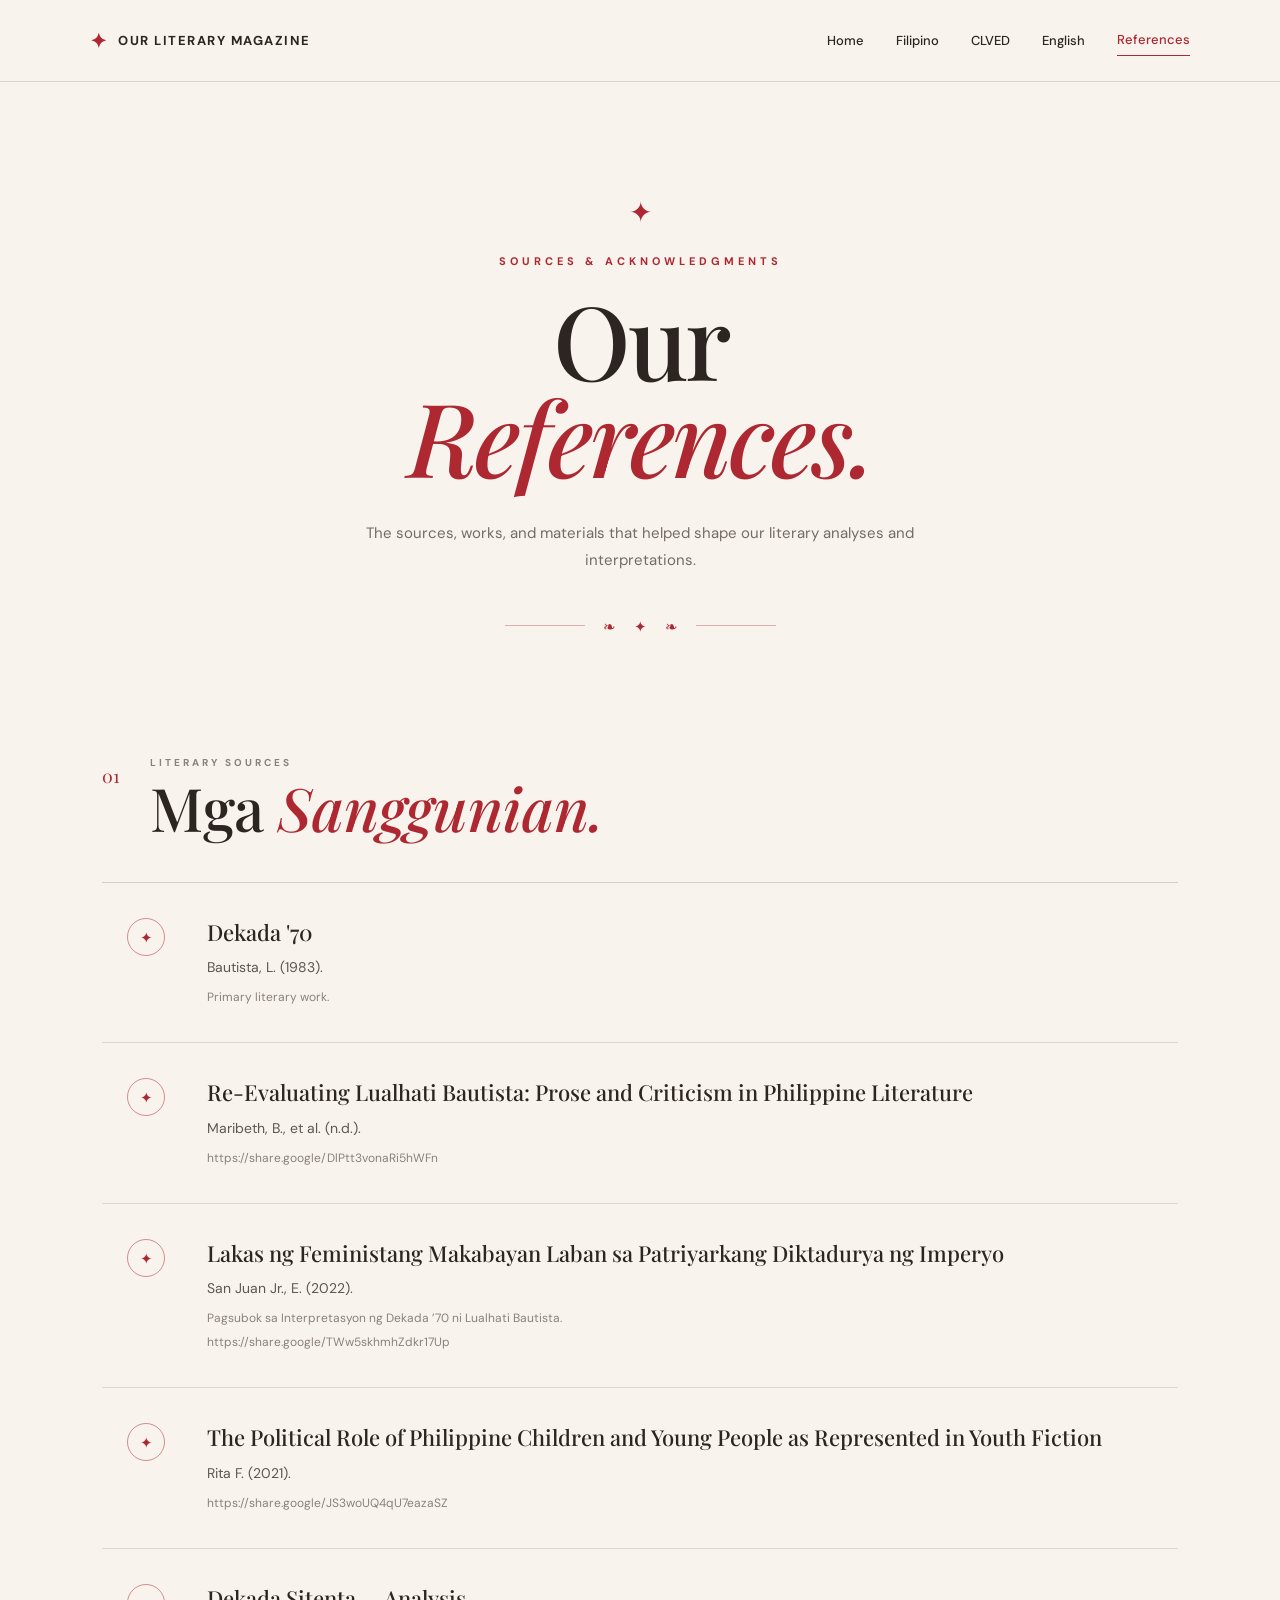
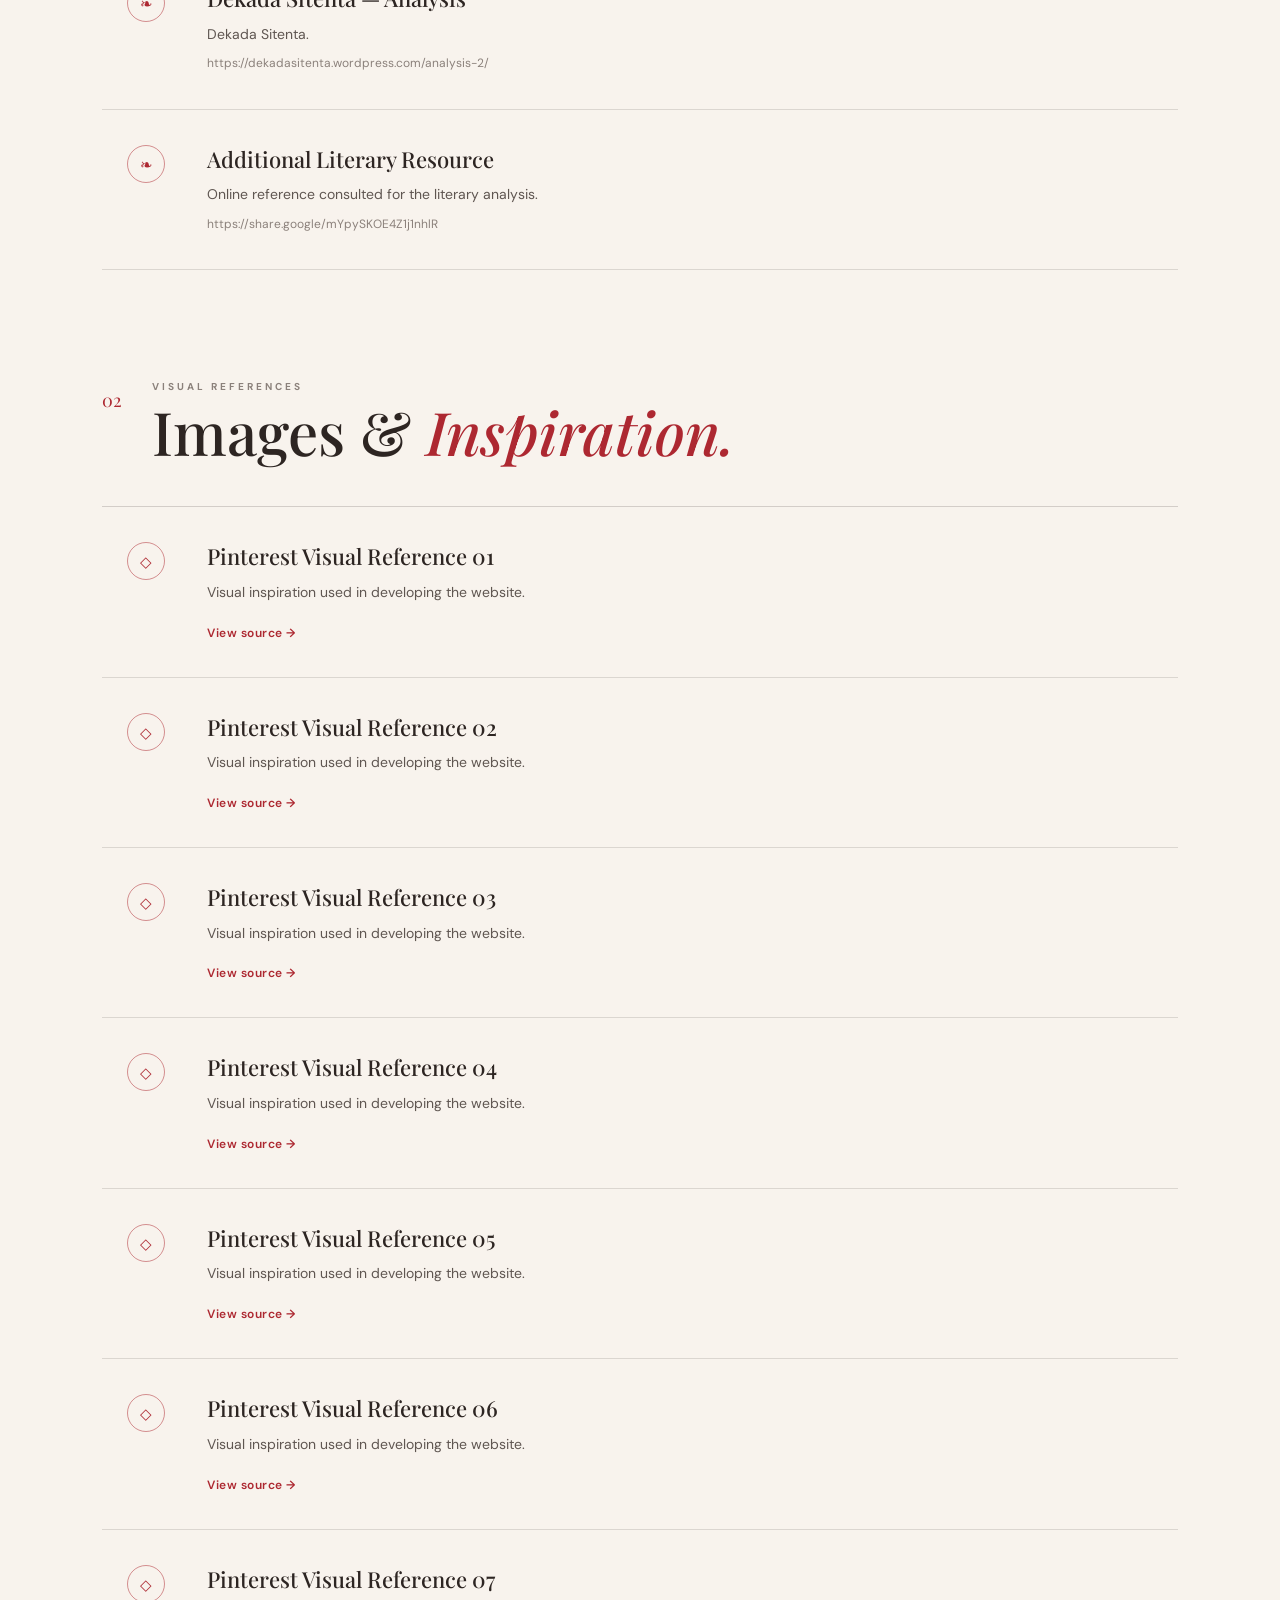
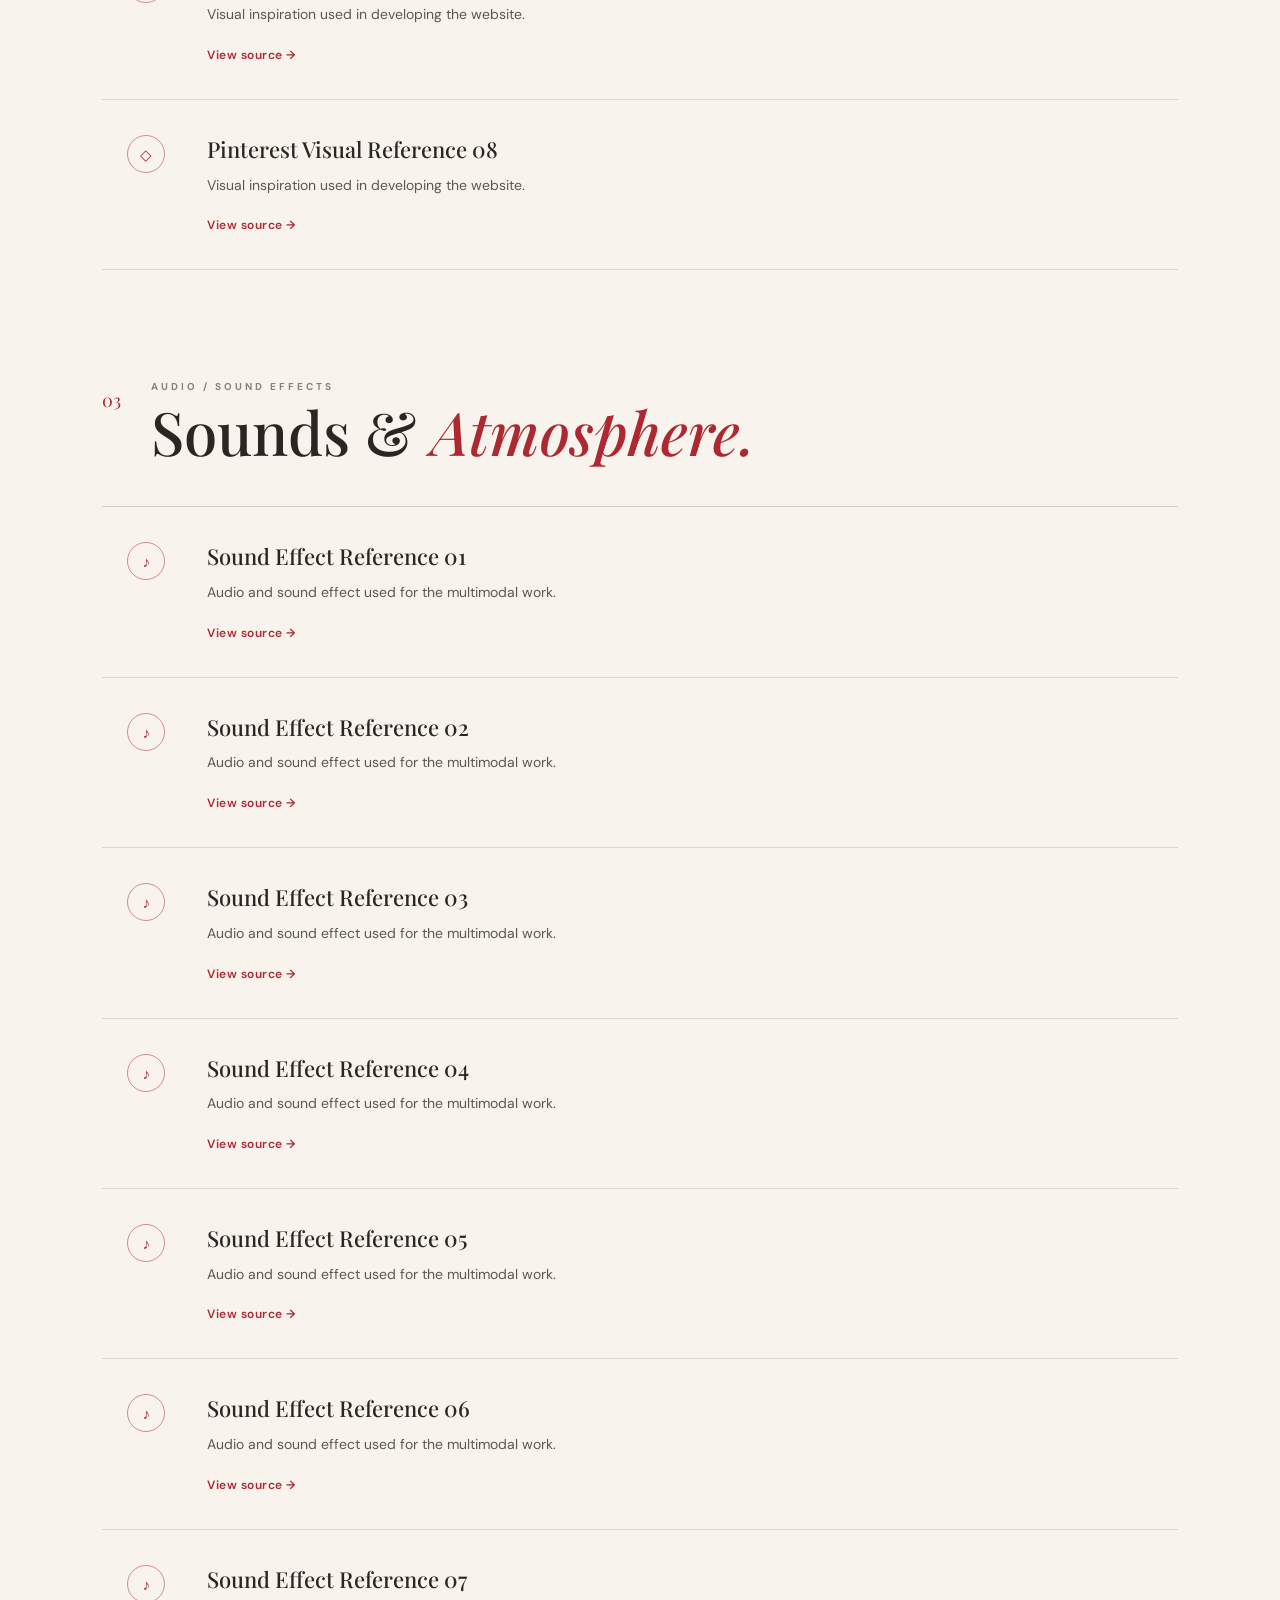
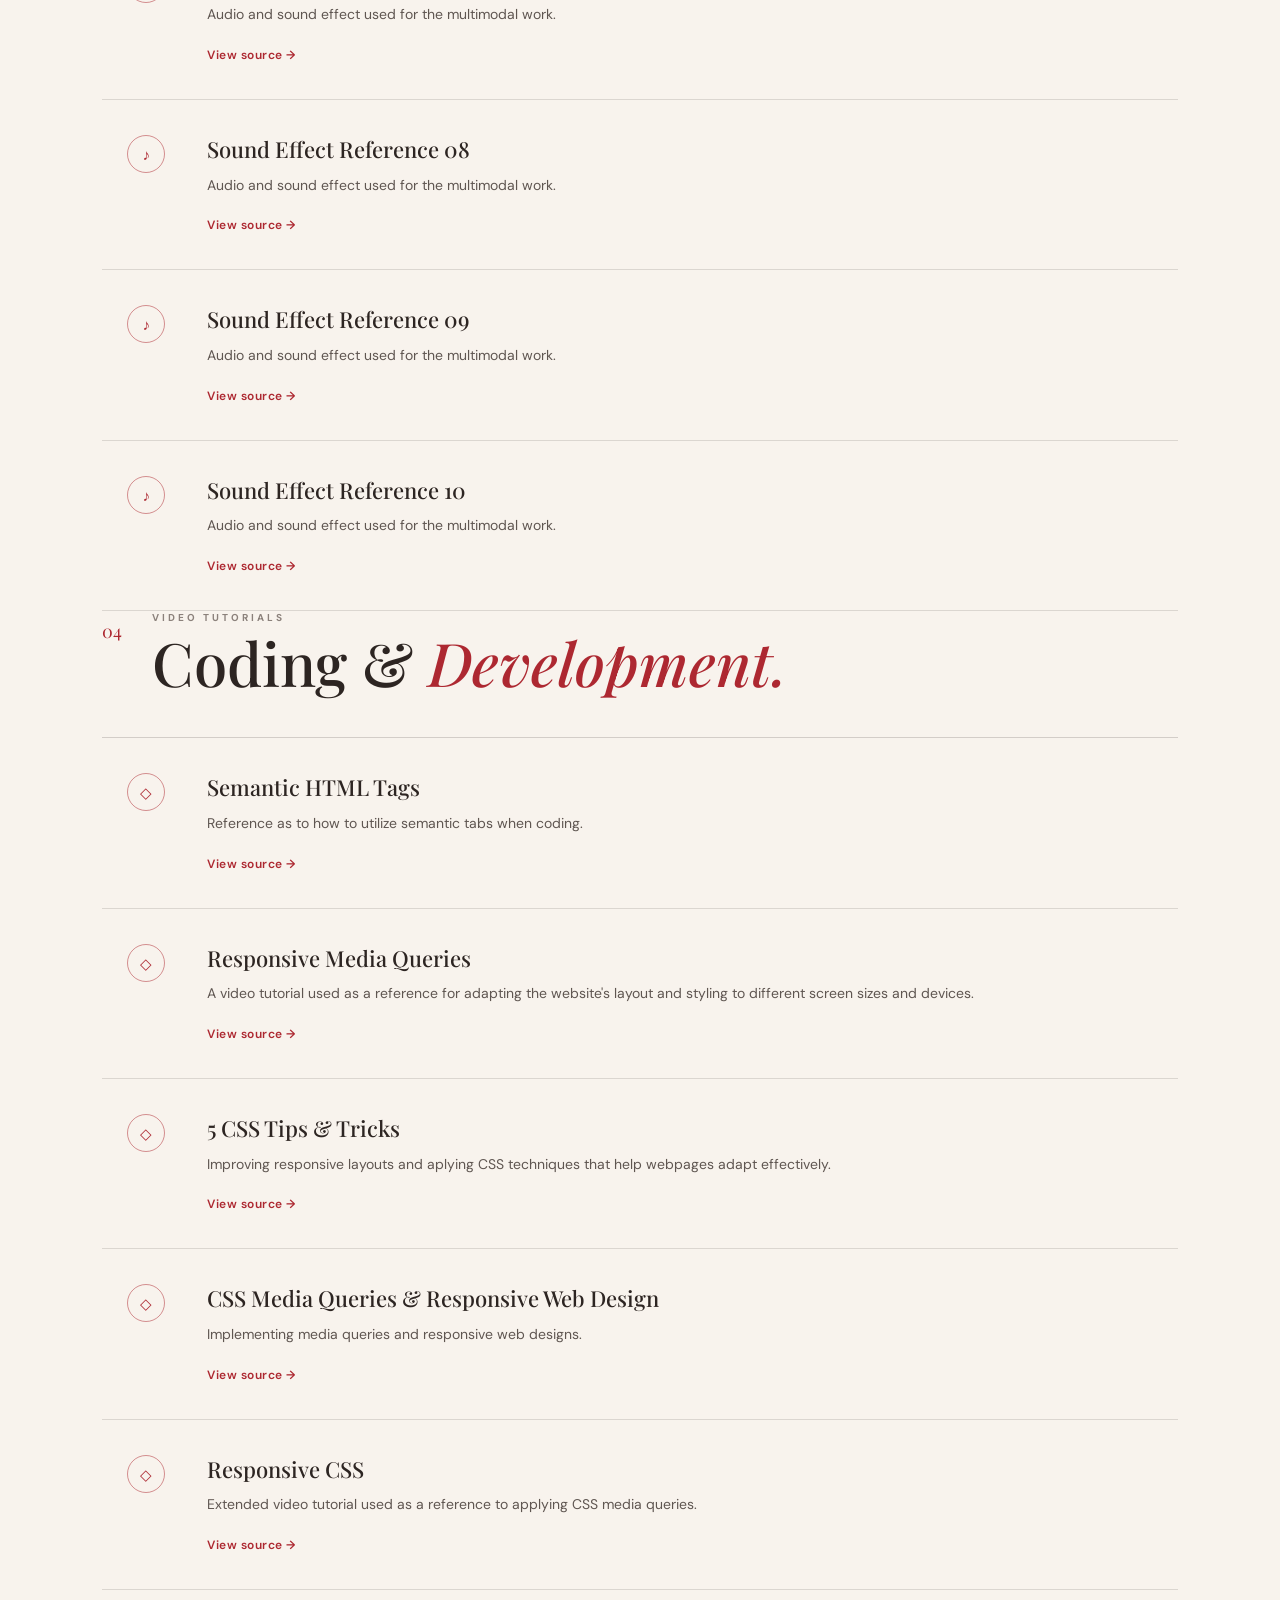
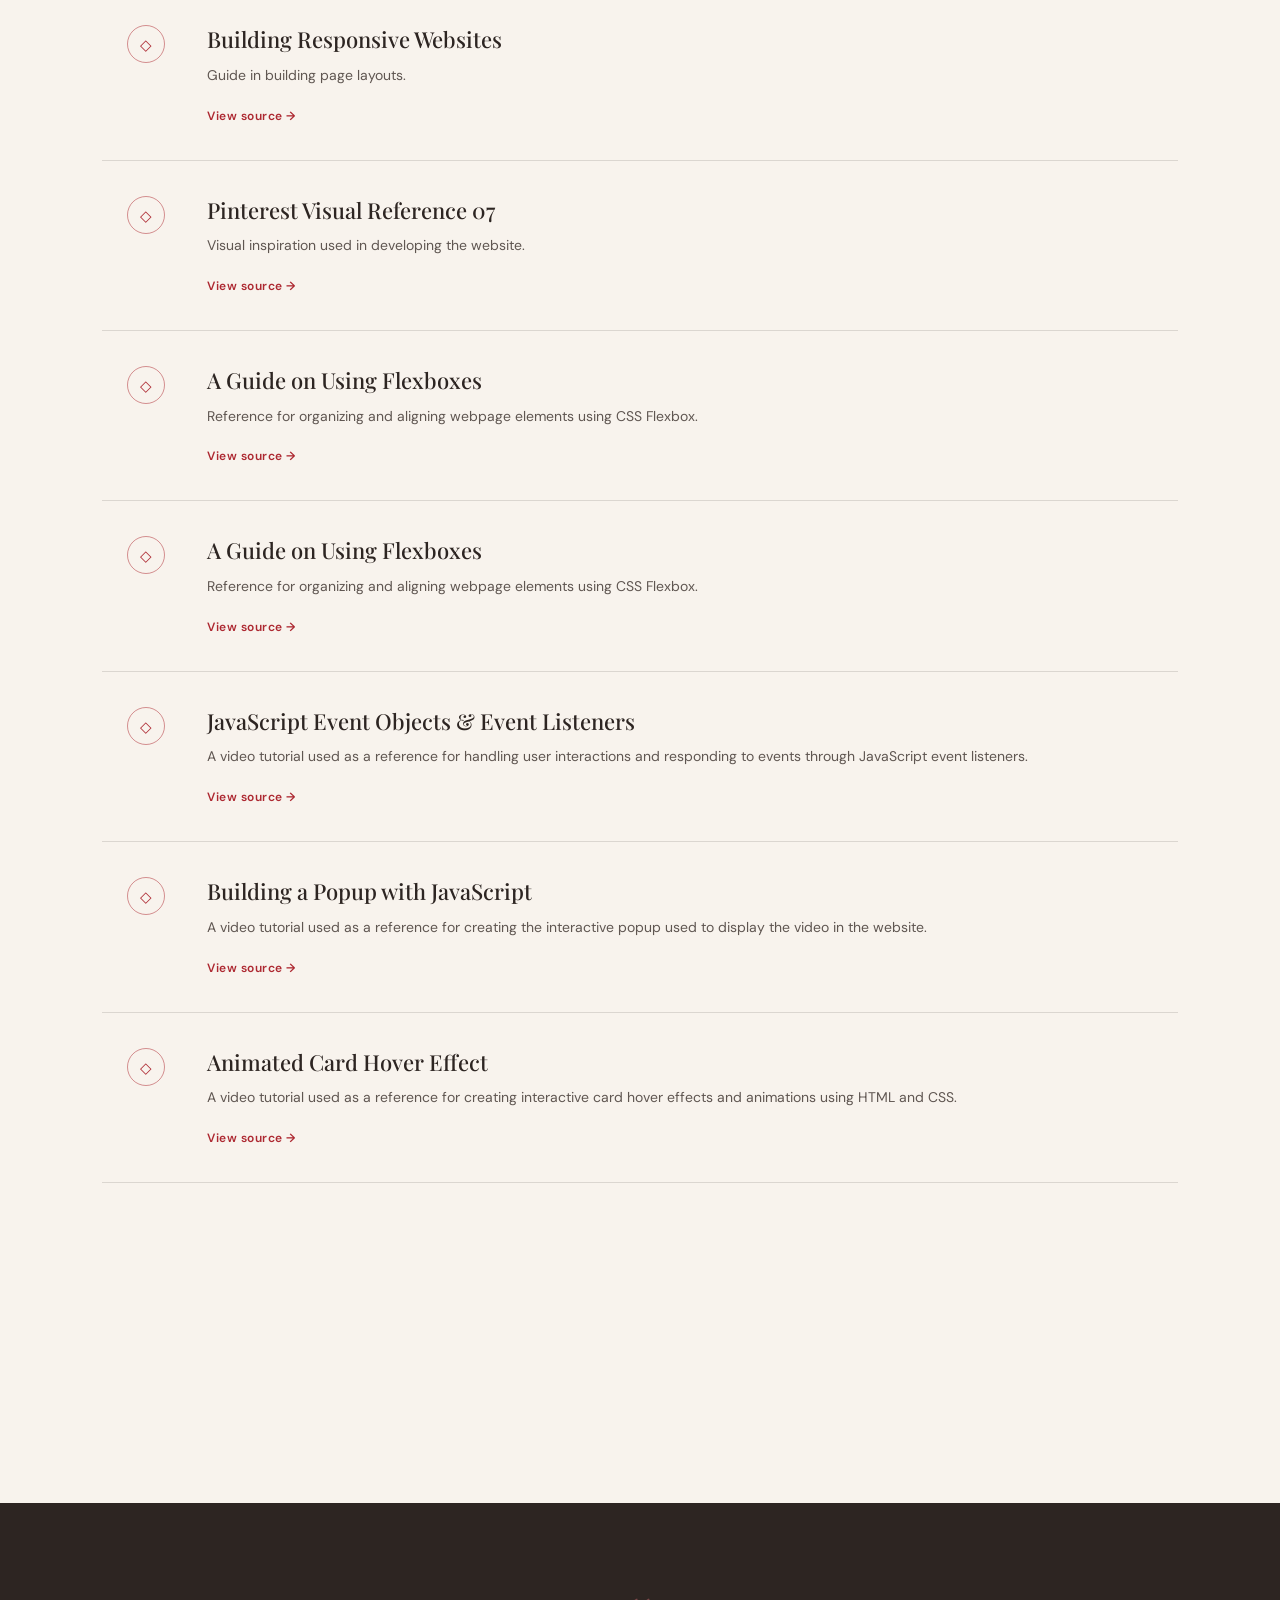
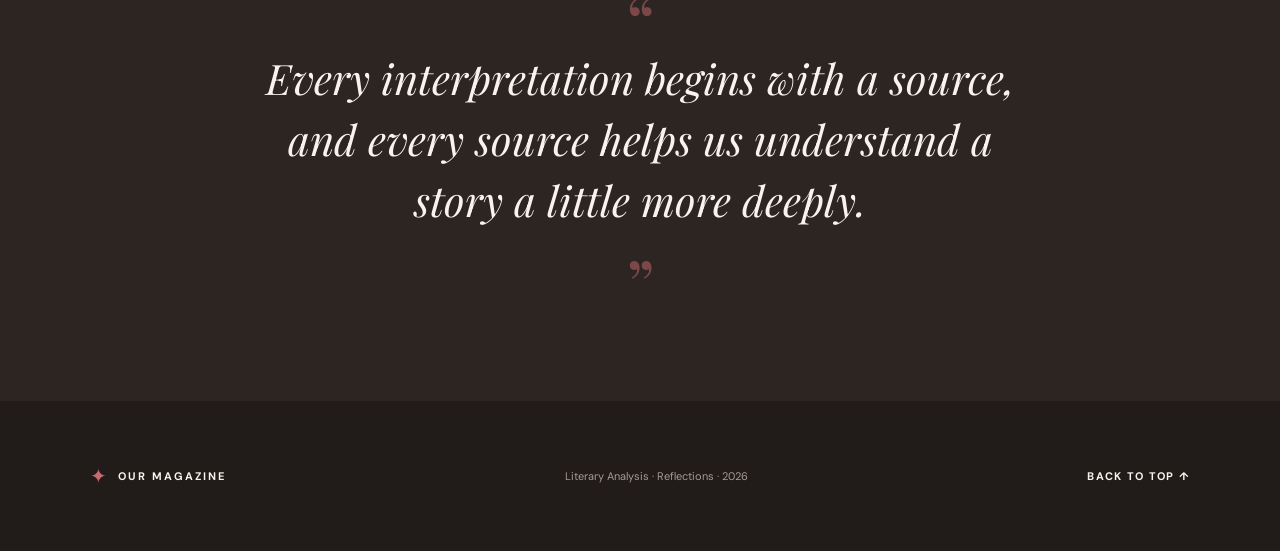
<file: references.html>
<!DOCTYPE html>
<html lang="en">

<head>

    <meta charset="UTF-8">
    <meta name="viewport" content="width=device-width, initial-scale=1.0">

    <title>References | Our Literary Magazine</title>

    <link rel="preconnect" href="https://fonts.googleapis.com">
    <link rel="preconnect" href="https://fonts.gstatic.com" crossorigin>

    <link href="https://fonts.googleapis.com/css2?family=DM+Sans:wght@400;500;600;700&family=Playfair+Display:ital,wght@0,500;0,600;0,700;1,500;1,600&display=swap" rel="stylesheet">

    <link rel="stylesheet" href="style.css">

</head>


<body class="references-page">


    <!-- NAVIGATION STARTS HERE -->

    <header class="navbar">

        <a href="index.html" class="logo">

            <span class="logo-star">
                &#10022;
            </span>

            <span>
                OUR LITERARY MAGAZINE
            </span>

        </a>


        <nav class="navigation">
            <a href="index.html">Home</a>
            <a href="filipino.html">Filipino</a>
            <a href="clved.html">CLVED</a>
            <a href="english.html">English</a>
            <a href="references.html" class="active">References</a>
        </nav>

    </header>



    <!-- MAIN CONTENT HERE -->

    <main>


        <!-- HERO -->

        <section class="references-hero">

            <div class="reference-decoration">
                ✦
            </div>


            <p class="reference-label">
                SOURCES & ACKNOWLEDGMENTS
            </p>


            <h1>
                Our
                <span>References.</span>
            </h1>


            <p class="reference-intro">
                The sources, works, and materials that helped
                shape our literary analyses and interpretations.
            </p>


            <div class="reference-divider">

                <span>
                    ❧
                </span>

                <span>
                    ✦
                </span>

                <span>
                    ❧
                </span>

            </div>

        </section>

        <section class="references-content">

            <div class="reference-category">

                <div class="reference-category-heading">

                    <span class="reference-number">
                        01
                    </span>


                    <div>

                        <p>
                            LITERARY SOURCES
                        </p>

                        <h2>
                            Mga
                            <span>Sanggunian.</span>
                        </h2>

                    </div>

                </div>

<!-- ACTUAL REFERENCES FOR FILIPINO KAY DITO -->

                <div class="reference-list">


                    <article class="reference-card">

                        <div class="reference-symbol">
                            ✦
                        </div>


                        <div class="reference-text">

                            <h3>
                                Dekada '70
                            </h3>

                            <p>
                                Bautista, L. (1983).
                            </p>

                            <small>
                                Primary literary work.
                            </small>

                        </div>

                    </article>

                    <article class="reference-card">

                        <div class="reference-symbol">
                            ✦
                        </div>


                        <div class="reference-text">

                            <h3>
                                Re-Evaluating Lualhati Bautista:
                                Prose and Criticism in Philippine Literature
                            </h3>

                            <p>
                                Maribeth, B., et al. (n.d.).
                            </p>

                            <small>
                                https://share.google/DlPtt3vonaRi5hWFn
                            </small>

                        </div>

                    </article>

                    <article class="reference-card">

                        <div class="reference-symbol">
                            ✦
                        </div>


                        <div class="reference-text">

                            <h3>
                                Lakas ng Feministang Makabayan
                                Laban sa Patriyarkang Diktadurya
                                ng Imperyo
                            </h3>

                            <p>
                                San Juan Jr., E. (2022).
                            </p>

                            <small>
                                Pagsubok sa Interpretasyon ng
                                Dekada ’70 ni Lualhati Bautista.
                            </small>

                            <small>
                                https://share.google/TWw5skhmhZdkr17Up
                            </small>

                        </div>

                    </article>

                    <article class="reference-card">

                        <div class="reference-symbol">
                            ✦
                        </div>


                        <div class="reference-text">

                            <h3>
                                The Political Role of Philippine
                                Children and Young People as
                                Represented in Youth Fiction
                            </h3>

                            <p>
                                Rita F. (2021).
                            </p>

                            <small>
                                https://share.google/JS3woUQ4qU7eazaSZ
                            </small>

                        </div>

                    </article>

                    <article class="reference-card">

                        <div class="reference-symbol">
                            ❧
                        </div>


                        <div class="reference-text">

                            <h3>
                                Dekada Sitenta — Analysis
                            </h3>

                            <p>
                                Dekada Sitenta.
                            </p>

                            <small>
                                https://dekadasitenta.wordpress.com/analysis-2/
                            </small>

                        </div>

                    </article>

                    <article class="reference-card">

                        <div class="reference-symbol">
                            ❧
                        </div>


                        <div class="reference-text">

                            <h3>
                                Additional Literary Resource
                            </h3>

                            <p>
                                Online reference consulted for
                                the literary analysis.
                            </p>

                            <small>
                                https://share.google/mYpySKOE4Z1j1nhlR
                            </small>

                        </div>

                    </article>


                </div>

            </div>

            <!-- REFERENCES FOR IMAGES START HERE -->

            <div class="reference-category">


                <div class="reference-category-heading">

                    <span class="reference-number">
                        02
                    </span>


                    <div>

                        <p>
                            VISUAL REFERENCES
                        </p>

                        <h2>
                            Images &
                            <span>Inspiration.</span>
                        </h2>

                    </div>

                </div>



                <div class="reference-list">


                    <article class="reference-card">

                        <div class="reference-symbol">
                            ◇
                        </div>


                        <div class="reference-text">

                            <h3>
                                Pinterest Visual Reference 01
                            </h3>

                            <p>
                                Visual inspiration used in
                                developing the website.
                            </p>

                            <a href="https://pin.it/3tlq2cJjO"
                               target="_blank"
                               rel="noopener noreferrer">

                                View source →

                            </a>

                        </div>

                    </article>


                    <article class="reference-card">

                        <div class="reference-symbol">
                            ◇
                        </div>


                        <div class="reference-text">

                            <h3>
                                Pinterest Visual Reference 02
                            </h3>

                            <p>
                                Visual inspiration used in
                                developing the website.
                            </p>

                            <a href="https://pin.it/43SE51dKm"
                               target="_blank"
                               rel="noopener noreferrer">

                                View source →

                            </a>

                        </div>

                    </article>


                    <article class="reference-card">

                        <div class="reference-symbol">
                            ◇
                        </div>


                        <div class="reference-text">

                            <h3>
                                Pinterest Visual Reference 03
                            </h3>

                            <p>
                                Visual inspiration used in
                                developing the website.
                            </p>

                            <a href="https://pin.it/5NmsxCuP2"
                               target="_blank"
                               rel="noopener noreferrer">

                                View source →

                            </a>

                        </div>

                    </article>


                    <article class="reference-card">

                        <div class="reference-symbol">
                            ◇
                        </div>


                        <div class="reference-text">

                            <h3>
                                Pinterest Visual Reference 04
                            </h3>

                            <p>
                                Visual inspiration used in
                                developing the website.
                            </p>

                            <a href="https://pin.it/1Yvz3Eh7m"
                               target="_blank"
                               rel="noopener noreferrer">

                                View source →

                            </a>

                        </div>

                    </article>


                    <article class="reference-card">

                        <div class="reference-symbol">
                            ◇
                        </div>


                        <div class="reference-text">

                            <h3>
                                Pinterest Visual Reference 05
                            </h3>

                            <p>
                                Visual inspiration used in
                                developing the website.
                            </p>

                            <a href="https://pin.it/hqW8kfFHL"
                               target="_blank"
                               rel="noopener noreferrer">

                                View source →

                            </a>

                        </div>

                    </article>

                                        <article class="reference-card">

                        <div class="reference-symbol">
                            ◇
                        </div>

                        <div class="reference-text">

                            <h3>
                                Pinterest Visual Reference 06
                            </h3>

                            <p>
                                Visual inspiration used in developing
                                the website.
                            </p>

                            <a href="https://pin.it/1NezXC5w9"
                               target="_blank"
                               rel="noopener noreferrer">

                                View source →

                            </a>

                        </div>

                    </article>

                    <article class="reference-card">

                        <div class="reference-symbol">
                            ◇
                        </div>

                        <div class="reference-text">

                            <h3>
                                Pinterest Visual Reference 07
                            </h3>

                            <p>
                                Visual inspiration used in developing
                                the website.
                            </p>

                            <a href="https://pin.it/1OCCNZAft"
                               target="_blank"
                               rel="noopener noreferrer">

                                View source →

                            </a>

                        </div>

                    </article>

                    <article class="reference-card">

                        <div class="reference-symbol">
                            ◇
                        </div>

                        <div class="reference-text">

                            <h3>
                                Pinterest Visual Reference 08
                            </h3>

                            <p>
                                Visual inspiration used in developing
                                the website.
                            </p>

                            <a href="https://pin.it/6j0Od60nS"
                               target="_blank"
                               rel="noopener noreferrer">

                                View source →

                            </a>

                        </div>

                    </article>

                </div>

            </div>

            <!-- AUDIO REFERNECES START DITO -->

            <div class="reference-category">

                <div class="reference-category-heading">

                    <span class="reference-number">
                        03
                    </span>

                    <div>

                        <p>
                            AUDIO / SOUND EFFECTS
                        </p>

                        <h2>
                            Sounds &
                            <span>Atmosphere.</span>
                        </h2>

                    </div>

                </div>

                <div class="reference-list">

                    <article class="reference-card">

                        <div class="reference-symbol">
                            ♪
                        </div>

                        <div class="reference-text">

                            <h3>
                                Sound Effect Reference 01
                            </h3>

                            <p>
                                Audio and sound effect used for
                                the multimodal work.
                            </p>

                            <a href="https://youtu.be/vaw3WUPNlYY?si=-j2H17U--BmQgPIZ"
                               target="_blank"
                               rel="noopener noreferrer">

                                View source →

                            </a>

                        </div>

                    </article>

                    <article class="reference-card">

                        <div class="reference-symbol">
                            ♪
                        </div>

                        <div class="reference-text">

                            <h3>
                                Sound Effect Reference 02
                            </h3>

                            <p>
                                Audio and sound effect used for
                                the multimodal work.
                            </p>

                            <a href="https://youtu.be/iCI-yY8QZIs?si=7Uw9Gs3X0pnky9-c"
                               target="_blank"
                               rel="noopener noreferrer">

                                View source →

                            </a>

                        </div>

                    </article>

                    <article class="reference-card">

                        <div class="reference-symbol">
                            ♪
                        </div>

                        <div class="reference-text">

                            <h3>
                                Sound Effect Reference 03
                            </h3>

                            <p>
                                Audio and sound effect used for
                                the multimodal work.
                            </p>

                            <a href="https://youtu.be/I2perU_2hAs?si=fT5P4zFDAHKN3x0Z"
                               target="_blank"
                               rel="noopener noreferrer">

                                View source →

                            </a>

                        </div>

                    </article>

                    <article class="reference-card">

                        <div class="reference-symbol">
                            ♪
                        </div>

                        <div class="reference-text">

                            <h3>
                                Sound Effect Reference 04
                            </h3>

                            <p>
                                Audio and sound effect used for
                                the multimodal work.
                            </p>

                            <a href="https://youtu.be/DBDfrRYF6rI?si=yEB3OrQC79xm1mkS"
                               target="_blank"
                               rel="noopener noreferrer">

                                View source →

                            </a>

                        </div>

                    </article>

                    <article class="reference-card">

                        <div class="reference-symbol">
                            ♪
                        </div>

                        <div class="reference-text">

                            <h3>
                                Sound Effect Reference 05
                            </h3>

                            <p>
                                Audio and sound effect used for
                                the multimodal work.
                            </p>

                            <a href="https://youtu.be/DGRcoV26Wos?si=ZGPFv-GTKBHEm-MP"
                               target="_blank"
                               rel="noopener noreferrer">

                                View source →

                            </a>

                        </div>

                    </article>

                    <article class="reference-card">

                        <div class="reference-symbol">
                            ♪
                        </div>

                        <div class="reference-text">

                            <h3>
                                Sound Effect Reference 06
                            </h3>

                            <p>
                                Audio and sound effect used for
                                the multimodal work.
                            </p>

                            <a href="https://youtu.be/k3RsUc2GXRo?si=1Uq_S24plZ4vgmXM"
                               target="_blank"
                               rel="noopener noreferrer">

                                View source →

                            </a>

                        </div>

                    </article>

                    <article class="reference-card">

                        <div class="reference-symbol">
                            ♪
                        </div>

                        <div class="reference-text">

                            <h3>
                                Sound Effect Reference 07
                            </h3>

                            <p>
                                Audio and sound effect used for
                                the multimodal work.
                            </p>

                            <a href="https://youtu.be/3KYRzW5_eNE?si=wBNxwoDqa026qi3C"
                               target="_blank"
                               rel="noopener noreferrer">

                                View source →

                            </a>

                        </div>

                    </article>

                    <article class="reference-card">

                        <div class="reference-symbol">
                            ♪
                        </div>

                        <div class="reference-text">

                            <h3>
                                Sound Effect Reference 08
                            </h3>

                            <p>
                                Audio and sound effect used for
                                the multimodal work.
                            </p>

                            <a href="https://youtu.be/3JarUst5LYE?si=uJnvHyNGTOVpbREd"
                               target="_blank"
                               rel="noopener noreferrer">

                                View source →

                            </a>

                        </div>

                    </article>

                    <article class="reference-card">

                        <div class="reference-symbol">
                            ♪
                        </div>

                        <div class="reference-text">

                            <h3>
                                Sound Effect Reference 09
                            </h3>

                            <p>
                                Audio and sound effect used for
                                the multimodal work.
                            </p>

                            <a href="https://youtu.be/c-XpTMGPQvI?si=tzXjbDjxdKJItmWf"
                               target="_blank"
                               rel="noopener noreferrer">

                                View source →

                            </a>

                        </div>

                    </article>

                    <article class="reference-card">

                        <div class="reference-symbol">
                            ♪
                        </div>

                        <div class="reference-text">

                            <h3>
                                Sound Effect Reference 10
                            </h3>

                            <p>
                                Audio and sound effect used for
                                the multimodal work.
                            </p>

                            <a href="https://youtu.be/YiieDr0_5y4?si=cIp1F5v1bqCQJvy6"
                               target="_blank"
                               rel="noopener noreferrer">

                                View source →

                            </a>

                        </div>

                    </article>

            <div class="reference-category">

                <div class="reference-category-heading">

                    <span class="reference-number">
                        04
                    </span>


                    <div>

                        <p>
                            VIDEO TUTORIALS
                        </p>

                        <h2>
                            Coding &
                            <span>Development.</span>
                        </h2>

                    </div>

                </div>



                <div class="reference-list">


                    <article class="reference-card">

                        <div class="reference-symbol">
                            ◇
                        </div>


                        <div class="reference-text">

                            <h3>
                                Semantic HTML Tags
                            </h3>

                            <p>
                                Reference as to how to utilize semantic tabs when coding.
                            </p>

                            <a href="https://youtu.be/kX3TfdUqpuU?si=f7gY5qwXLw5a1nVz"
                               target="_blank"
                               rel="noopener noreferrer">

                                View source →

                            </a>

                        </div>

                    </article>


                    <article class="reference-card">

                        <div class="reference-symbol">
                            ◇
                        </div>


                        <div class="reference-text">

                            <h3>
                                Responsive Media Queries
                            </h3>

                            <p>
                                A video tutorial used as a reference for adapting the
                                website's layout and styling to different screen
                                sizes and devices.
                            </p>

                            <a href="https://youtu.be/n9yI6fjkrfE?si=K1JSZtx1gGU_2OiK"
                               target="_blank"
                               rel="noopener noreferrer">

                                View source →

                            </a>

                        </div>

                    </article>


                    <article class="reference-card">

                        <div class="reference-symbol">
                            ◇
                        </div>


                        <div class="reference-text">

                            <h3>
                                5 CSS Tips & Tricks
                            </h3>

                            <p>
                                Improving responsive layouts and aplying CSS techniques
                                that help webpages adapt effectively.
                            </p>

                            <a href="https://youtu.be/2IV08sP9m3U?si=vn7dt5fREK6VOVoE"
                               target="_blank"
                               rel="noopener noreferrer">

                                View source →

                            </a>

                        </div>

                    </article>


                    <article class="reference-card">

                        <div class="reference-symbol">
                            ◇
                        </div>


                        <div class="reference-text">

                            <h3>
                                CSS Media Queries & Responsive Web Design
                            </h3>

                            <p>
                               Implementing media queries and responsive web designs.
                            </p>

                            <a href="https://youtu.be/69IbzTWg5PM?si=-2jn6eUAZgKozp3-"
                               target="_blank"
                               rel="noopener noreferrer">

                                View source →

                            </a>

                        </div>

                    </article>


                    <article class="reference-card">

                        <div class="reference-symbol">
                            ◇
                        </div>


                        <div class="reference-text">

                            <h3>
                                Responsive CSS
                            </h3>

                            <p>
                                Extended video tutorial used as a reference to
                                applying CSS media queries.
                            </p>

                            <a href="https://youtu.be/K24lUqcT0Ms?si=TAD-3h6r_qLV17XJ"
                               target="_blank"
                               rel="noopener noreferrer">

                                View source →

                            </a>

                        </div>

                    </article>

                                        <article class="reference-card">

                        <div class="reference-symbol">
                            ◇
                        </div>

                        <div class="reference-text">

                            <h3>
                                Building Responsive Websites
                            </h3>

                            <p>
                                Guide in building page layouts.
                            </p>

                            <a href="
                               target="_blank"
                               rel="noopener noreferrer">

                                View source →

                            </a>

                        </div>

                    </article>

                    <article class="reference-card">

                        <div class="reference-symbol">
                            ◇
                        </div>

                        <div class="reference-text">

                            <h3>
                                Pinterest Visual Reference 07
                            </h3>

                            <p>
                                Visual inspiration used in developing
                                the website.
                            </p>

                            <a href="https://youtu.be/l04dDYW-QaI?si=CgxeIlS_ttqR7HZx"
                               target="_blank"
                               rel="noopener noreferrer">

                                View source →

                            </a>

                        </div>

                    </article>

                    <article class="reference-card">

                        <div class="reference-symbol">
                            ◇
                        </div>

                        <div class="reference-text">

                            <h3>
                                A Guide on Using Flexboxes
                            </h3>

                            <p>
                                Reference for organizing and aligning webpage elements
                                using CSS Flexbox.
                            </p>

                            <a href="https://youtu.be/phWxA89Dy94?si=dHE5BCRiPm62Qoib"
                               target="_blank"
                               rel="noopener noreferrer">

                                View source →

                            </a>

                        </div>

                    </article>

                                        </article>

                    <article class="reference-card">

                        <div class="reference-symbol">
                            ◇
                        </div>

                        <div class="reference-text">

                            <h3>
                                A Guide on Using Flexboxes
                            </h3>

                            <p>
                                Reference for organizing and aligning webpage elements
                                using CSS Flexbox.
                            </p>

                            <a href="https://youtu.be/phWxA89Dy94?si=dHE5BCRiPm62Qoib"
                               target="_blank"
                               rel="noopener noreferrer">

                                View source →

                            </a>

                        </div>

                    </article>

                    <article class="reference-card">

                        <div class="reference-symbol">
                            ◇
                        </div>

                        <div class="reference-text">

                            <h3>
                                JavaScript Event Objects & Event Listeners
                            </h3>

                            <p>
                                A video tutorial used as a reference for handling user
                                interactions and responding to events through JavaScript
                                event listeners.
                            </p>

                            <a href="https://youtu.be/i_8NQuEAOmg?si=PrY1N_9TkCqCfupn"
                               target="_blank"
                               rel="noopener noreferrer">

                                View source →

                            </a>

                        </div>

                    </article>

                    <article class="reference-card">

                        <div class="reference-symbol">
                            ◇
                        </div>

                        <div class="reference-text">

                            <h3>
                                Building a Popup with JavaScript
                            </h3>

                            <p>
                                A video tutorial used as a reference for creating the
                                interactive popup used to display the video in
                                the website.
                            </p>

                            <a href="https://youtu.be/r_PL0K2fGkY?si=mAVJfqLyDfOFoVDM"
                               target="_blank"
                               rel="noopener noreferrer">

                                View source →

                            </a>

                        </div>

                    </article>

                    <article class="reference-card">

                        <div class="reference-symbol">
                            ◇
                        </div>

                        <div class="reference-text">

                            <h3>
                                Animated Card Hover Effect
                            </h3>

                            <p>
                                A video tutorial used as a reference for creating interactive
                                card hover effects and animations using HTML and CSS.
                            </p>

                            <a href="https://youtu.be/t5zFfDdvApE?si=MUOJzdXW4xIR54pp"
                               target="_blank"
                               rel="noopener noreferrer">

                                View source →

                            </a>

                        </div>

                    </article>
                    
                </div>

            </div>

                </div>

            </div>

        </section>

        <section class="references-note">

            <div class="references-note-inner">

                <span class="quote-mark">
                    “
                </span>


                <p>
                    Every interpretation begins with a source,
                    and every source helps us understand a story
                    a little more deeply.
                </p>


                <span class="quote-mark closing">
                    ”
                </span>

            </div>

        </section>


    </main>

    <footer>


        <div class="footer-brand">

            <span class="logo-star">
                &#10022;
            </span>

            <strong>
                OUR MAGAZINE
            </strong>

        </div>


        <p>
            Literary Analysis · Reflections · 2026
        </p>


        <a href="#">
            Back to top ↑
        </a>


    </footer>


</body>

</html>
</file>
<file: style.css>
:root {
    --cherry: #6F2434;
    --deep-cherry: #4D1825;
    --burgundy: #852D40;
    --dusty-rose: #C98591;
    --soft-pink: #E8B8C0;
    --blush: #F4D8DC;
    --cream: #F7EFE7;
    --pearl: #FFF9F5;
    --warm-white: #FFFCF9;
    --brown: #6B4A42;
    --dark-brown: #3B2826;
    --gold: #C9A56A;
    --shadow: rgba(59, 40, 38, 0.16);
}

* {
    margin: 0;
    padding: 0;
    box-sizing: border-box;
}

html {
    scroll-behavior: smooth;

}

/* index design starts here */

body {
    background:
        radial-gradient(circle at 15% 15%, rgba(201, 165, 106, 0.18), transparent 28%),
        radial-gradient(circle at 85% 60%, rgba(232, 184, 192, 0.12), transparent 32%),
        var(--cherry);

    color: var(--pearl);
    font-family: "DM Sans", sans-serif;
    min-height: 100vh;
    overflow-x: hidden;
}

body.loaded {
    opacity: 1;
}

a {
    color: inherit;
    text-decoration: none;
}

::selection {
    background: var(--soft-pink);
    color: var(--deep-cherry);
}

.navbar {
    width: 100%;
    min-height: 82px;
    padding: 0 6vw;
    display: flex;
    align-items: center;
    justify-content: space-between;
    border-bottom: 1px solid rgba(255, 249, 245, 0.15);
    position: relative;
    z-index: 100;
}

.logo {
    display: flex;
    align-items: center;
    gap: 10px;
    font-size: 13px;
    font-weight: 700;
    letter-spacing: 0.16em;
}

.logo-star {
    color: var(--gold);
    font-size: 20px;
    line-height: 1;
}

.navigation {
    display: flex;
    align-items: center;
    gap: 32px;
}

.navigation a {
    position: relative;
    text-decoration: none;
    transition: color 0.3s ease, transform 0.3s ease;
}

.navigation a::after {
    content: "";
    position: absolute;
    left: 0;
    bottom: -8px;
    width: 100%;
    height: 2px;
    background: currentColor;
    transform: scaleX(0);
    transform-origin: center;
    transition: transform 0.3s ease;
}

.navigation a:hover {
    transform: translateY(-2px);
}

.navigation a:hover::after,
.navigation a.active::after {
    transform: scaleX(1);
}

.navigation a.active {
    transform: translateY(-1px);

/* magazine design starts here */

}

.hero {
    min-height: 680px;
    padding: 90px 8vw 110px;
    display: grid;
    grid-template-columns: 1.1fr 0.9fr;
    align-items: center;
    gap: 80px;
    position: relative;
    overflow: hidden;
}

.hero::before {
    content: "";
    position: absolute;
    width: 420px;
    height: 420px;
    border: 1px solid rgba(255, 249, 245, 0.12);
    border-radius: 50%;
    right: -150px;
    top: -100px;
}

.hero::after {
    content: "";
    position: absolute;
    width: 1px;
    height: 180px;
    background: rgba(255, 249, 245, 0.16);
    left: 5vw;
    bottom: 0;
}

.hero-text {
    max-width: 650px;
    position: relative;
    z-index: 2;
}

.issue-label {
    color: var(--gold);
    font-size: 11px;
    font-weight: 700;
    letter-spacing: 0.25em;
    margin-bottom: 10px;
}

.issue-number {
    font-size: 11px;
    letter-spacing: 0.12em;
    opacity: 0.55;
    margin-bottom: 28px;
}

.hero h1 {
    font-family: "Playfair Display", serif;
    font-size: clamp(64px, 7.5vw, 112px);
    line-height: 0.92;
    font-weight: 500;
    letter-spacing: -0.045em;
}

.hero h1 span {
    color: var(--soft-pink);
}

.hero h1 em {
    color: var(--gold);
    font-weight: 500;
}

.hero-description {
    max-width: 520px;
    margin-top: 36px;
    font-size: 15px;
    line-height: 1.8;
    color: rgba(255, 249, 245, 0.74);
}

/* diri mahuman ang magazine na edit btw */

.explore-button {
    display: inline-flex;
    align-items: center;
    gap: 18px;
    margin-top: 34px;
    padding: 14px 21px;
    border: 1px solid rgba(255, 249, 245, 0.28);
    border-radius: 100px;
    font-size: 11px;
    font-weight: 700;
    letter-spacing: 0.12em;
    text-transform: uppercase;
    transition: background 0.3s ease, color 0.3s ease, transform 0.3s ease;
}

.explore-button span {
    font-size: 17px;
    transition: transform 0.3s ease;
}

.explore-button:hover {
    background: var(--pearl);
    color: var(--deep-cherry);
    transform: translateY(-3px);
}

.explore-button:hover span {
    transform: translateY(3px);
}


/* main magazine design */

.magazine-cover {
    width: min(360px, 100%);
    aspect-ratio: 0.72;
    justify-self: center;
    padding: 25px;
    background: linear-gradient(145deg, #FFF8F3 0%, #F2D8D9 48%, #C98591 100%);
    color: var(--deep-cherry);
    border-radius: 5px;
    box-shadow: 0 35px 80px rgba(0, 0, 0, 0.25), 0 10px 25px rgba(0, 0, 0, 0.12);
    display: flex;
    flex-direction: column;
    justify-content: space-between;
    position: relative;
    transform-style: preserve-3d;
    transition: transform 0.15s ease;
    z-index: 2;
}

.magazine-cover::before {
    content: "";
    position: absolute;
    inset: 12px;
    border: 1px solid rgba(111, 36, 52, 0.3);
    pointer-events: none;
}

.cover-top,
.cover-bottom {
    display: flex;
    justify-content: space-between;
    font-size: 9px;
    font-weight: 700;
    letter-spacing: 0.16em;
    position: relative;
    z-index: 2;
}

.cover-center {
    text-align: center;
    position: relative;
    z-index: 2;
}

.cover-star {
    display: block;
    color: var(--gold);
    font-size: 42px;
    margin-bottom: 20px;
}

.cover-center h2 {
    font-family: "Playfair Display", serif;
    font-size: clamp(38px, 5vw, 55px);
    line-height: 0.9;
    letter-spacing: -0.04em;
}

.cover-center h2 span {
    color: var(--burgundy);
}

.cover-center p {
    margin-top: 20px;
    font-size: 8px;
    font-weight: 700;
    letter-spacing: 0.18em;
}

.introduction {
    background: var(--cream);
    color: var(--dark-brown);
    padding: 120px 8vw;
    display: grid;
    grid-template-columns: 0.35fr 1fr;
    gap: 80px;
}

/* section headings */

.section-label {
    display: flex;
    align-items: flex-start;
    gap: 15px;
    color: var(--brown);
}

.section-label span {
    color: var(--burgundy);
    font-size: 12px;
    font-weight: 700;
}

.section-label p {
    font-size: 10px;
    font-weight: 700;
    letter-spacing: 0.17em;
}

.intro-content {
    max-width: 780px;
}

.small-heading {
    color: var(--burgundy);
    font-size: 10px;
    font-weight: 700;
    letter-spacing: 0.2em;
    margin-bottom: 18px;
}

.intro-content h2,
.explore-heading h2,
.team-content h2 {
    font-family: "Playfair Display", serif;
    font-size: clamp(45px, 5vw, 72px);
    line-height: 1;
    font-weight: 500;
    letter-spacing: -0.04em;
}

.intro-content h2 span,
.explore-heading h2 span,
.team-content h2 span {
    color: var(--burgundy);
    font-style: italic;
}

.intro-content > p:not(.small-heading) {
    max-width: 700px;
    margin-top: 30px;
    font-size: 15px;
    line-height: 1.9;
    color: var(--brown);
}

.explore {
    padding: 120px 8vw;
    background: var(--warm-white);
    color: var(--dark-brown);
}

.explore-heading {
    display: flex;
    justify-content: space-between;
    align-items: flex-end;
    gap: 50px;
    margin-bottom: 60px;
}

.explore-description {
    max-width: 350px;
    font-size: 13px;
    line-height: 1.7;
    color: var(--brown);
}

/* section cards (fil clved eng references) */

.section-card {
    min-height: 260px;
    padding: 32px;
    margin-bottom: 18px;
    border-radius: 4px;
    display: grid;
    grid-template-columns: 80px 1fr 80px;
    align-items: center;
    position: relative;
    overflow: hidden;
    transition: transform 0.35s ease, box-shadow 0.35s ease;
}

.section-card:hover {
    transform: translateY(-6px);
    box-shadow: 0 20px 50px rgba(59, 40, 38, 0.16);
}

.english-card {
    background: var(--cherry);
    color: var(--pearl);
}

.clved-card {
    background: var(--soft-pink);
    color: var(--deep-cherry);
}

.filipino-card {
    background: var(--cream);
    color: var(--deep-cherry);
    border: 1px solid rgba(111, 36, 52, 0.12);
}

.references-card {
    background: var(--deep-cherry);
    color: var(--pearl);
}

.card-number {
    align-self: flex-start;
    font-size: 11px;
    font-weight: 700;
    opacity: 0.6;
}

.card-content p {
    font-size: 10px;
    font-weight: 700;
    letter-spacing: 0.2em;
    margin-bottom: 15px;
    opacity: 0.65;
}

.card-content h3 {
    font-family: "Playfair Display", serif;
    font-size: clamp(30px, 4vw, 52px);
    line-height: 0.98;
    font-weight: 500;
    letter-spacing: -0.035em;
}

.card-content > span {
    display: inline-flex;
    align-items: center;
    gap: 8px;
    margin-top: 25px;
    font-size: 10px;
    font-weight: 700;
    text-transform: uppercase;
    letter-spacing: 0.13em;
}

.card-content strong {
    font-size: 18px;
    font-weight: 400;
    transition: transform 0.3s ease;
}

.section-card:hover .card-content strong {
    transform: translate(4px, -4px);
}

.card-symbol {
    justify-self: end;
    font-size: 65px;
    color: var(--gold);
    opacity: 0.7;
}

.editors-note {
    padding: 130px 8vw;
    background: var(--deep-cherry);
    display: grid;
    grid-template-columns: 0.3fr 1fr;
    gap: 80px;
}

.note-label {
    color: var(--gold);
    font-size: 10px;
    font-weight: 700;
    letter-spacing: 0.2em;
}

.note-content {
    max-width: 800px;
}

.quote-mark {
    color: var(--soft-pink);
    font-family: "Playfair Display", serif;
    font-size: 100px;
    line-height: 0.5;
    opacity: 0.5;
}

.note-content h2 {
    margin-top: 20px;
    font-family: "Playfair Display", serif;
    font-size: clamp(45px, 5vw, 72px);
    line-height: 1;
    font-weight: 500;
}

.note-content h2 em {
    color: var(--soft-pink);
}

.note-content > p {
    max-width: 700px;
    margin-top: 30px;
    color: rgba(255, 249, 245, 0.72);
    font-size: 14px;
    line-height: 1.9;
}

.editor-signature {
    margin-top: 35px;
    color: var(--gold);
    font-family: "Playfair Display", serif;
    font-style: italic;
    font-size: 18px;
}

.team {
    padding: 120px 8vw;
    background: var(--cream);
    color: var(--dark-brown);
    display: grid;
    grid-template-columns: 0.35fr 1fr;
    gap: 80px;
}

.team-content > p {
    margin-top: 25px;
    color: var(--brown);
    font-size: 14px;
}

.members {
    margin-top: 55px;
    display: grid;
    grid-template-columns: repeat(2, 1fr);
    border-top: 1px solid rgba(59, 40, 38, 0.18);
}

.member {
    padding: 28px 20px;
    border-bottom: 1px solid rgba(59, 40, 38, 0.18);
    transition: background 0.3s ease, padding-left 0.3s ease;
}

.member:nth-child(odd) {
    border-right: 1px solid rgba(59, 40, 38, 0.18);
}

.member:hover {
    background: var(--blush);
    padding-left: 28px;
}

.member > span {
    display: block;
    color: var(--burgundy);
    font-size: 10px;
    font-weight: 700;
    margin-bottom: 12px;
}

.member h3 {
    font-family: "Playfair Display", serif;
    font-size: 25px;
    font-weight: 500;
}

.member p {
    margin-top: 7px;
    color: var(--brown);
    font-size: 9px;
    font-weight: 700;
    text-transform: uppercase;
    letter-spacing: 0.14em;
}

footer {
    min-height: 150px;
    padding: 45px 8vw;
    background: var(--dark-brown);
    color: var(--pearl);
    display: flex;
    align-items: center;
    justify-content: space-between;
    gap: 30px;
}

.footer-brand {
    display: flex;
    align-items: center;
    gap: 10px;
    font-size: 12px;
    letter-spacing: 0.12em;
}

footer p {
    color: rgba(255, 249, 245, 0.5);
    font-size: 11px;
}

footer > a {
    font-size: 10px;
    font-weight: 700;
    text-transform: uppercase;
    letter-spacing: 0.12em;
    transition: color 0.25s ease;
}

footer > a:hover {
    color: var(--soft-pink);
}

/* responsive design starts here btw */

@media (max-width: 900px) {
    .navbar {
        padding: 20px 5vw;
        flex-direction: column;
        gap: 20px;
    }

    .navigation {
        gap: 18px;
        flex-wrap: wrap;
        justify-content: center;
    }

    .hero {
        grid-template-columns: 1fr;
        padding: 75px 7vw 90px;
        text-align: center;
    }

    .hero-text {
        margin: auto;
    }

    .hero-description {
        margin-left: auto;
        margin-right: auto;
    }

    .magazine-cover {
        width: min(320px, 80vw);
    }

    .introduction,
    .editors-note,
    .team {
        grid-template-columns: 1fr;
        gap: 40px;
    }

    .explore-heading {
        align-items: flex-start;
        flex-direction: column;
    }
}

@media (max-width: 600px) {
    .navbar {
        min-height: auto;
        padding: 22px 5vw;
    }

    .logo {
        font-size: 11px;
    }

    .navigation {
        gap: 13px;
    }

    .navigation a {
        font-size: 9px;
    }

    .hero {
        padding: 65px 6vw 80px;
        gap: 55px;
    }

    .hero h1 {
        font-size: clamp(52px, 16vw, 75px);
    }

    .hero-description {
        font-size: 13px;
    }

    .introduction,
    .explore,
    .editors-note,
    .team {
        padding: 80px 6vw;
    }

    .section-card {
        min-height: 230px;
        padding: 25px;
        grid-template-columns: 45px 1fr 45px;
    }

    .card-content h3 {
        font-size: 31px;
    }

    .card-symbol {
        font-size: 42px;
    }

    .members {
        grid-template-columns: 1fr;
    }

    .member:nth-child(odd) {
        border-right: none;
    }

    footer {
        padding: 40px 6vw;
        flex-direction: column;
        align-items: flex-start;
    }
    
}

/* diri mahuman ang index */
/* english starts here, main bg design */

.page-hero {
    min-height: 560px;
    padding: 100px 8vw;
    display: flex;
    align-items: center;
    justify-content: space-between;
    position: relative;
    overflow: hidden;
    background: linear-gradient(135deg, #640D14, #AD2831, #D8973C);
    color: #FFF9F5;
}

.page-hero::before {
    content: "01";
    position: absolute;
    right: 5%;
    top: -60px;
    font-family: "Playfair Display", serif;
    font-size: 300px;
    line-height: 1;
    color: rgba(255, 255, 255, 0.08);
    font-weight: 700;
}

.page-hero::after {
    content: "*";
    position: absolute;
    right: 18%;
    bottom: 55px;
    color: #D8973C;
    font-size: 70px;
}

.page-hero-content {
    max-width: 800px;
    position: relative;
    z-index: 2;
}

.page-hero-content::before {
    content: "*";
    position: absolute;
    left: -45px;
    top: -35px;
    color: #D8973C;
    font-size: 28px;
}

.page-hero-content .issue-label {
    color: #D8973C;
    font-size: 11px;
    font-weight: 700;
    letter-spacing: 0.25em;
    margin-bottom: 15px;
}

.page-hero-content .issue-number {
    color: rgba(255, 249, 245, 0.65);
    font-size: 10px;
    letter-spacing: 0.18em;
    margin-bottom: 25px;
}

.page-hero-content h1 {
    font-family: "Playfair Display", serif;
    font-size: clamp(65px, 9vw, 120px);
    line-height: 0.9;
    font-weight: 500;
    letter-spacing: -0.05em;
    margin: 0;
}

.page-hero-content h1 em {
    color: #FD9BB7;
    font-weight: 500;
}

.page-hero-content > p:last-child {
    max-width: 550px;
    margin-top: 35px;
    color: rgba(255, 249, 245, 0.75);
    font-size: 14px;
    line-height: 1.8;
}

.page-number {
    position: relative;
    z-index: 3;
    align-self: flex-end;
    padding: 18px 20px;
    border: 1px solid rgba(216, 151, 60, 0.7);
    color: #D8973C;
    font-size: 11px;
    font-weight: 700;
    letter-spacing: 0.2em;
}

/* work introduction start (headings and labels) */

.work-introduction {
    padding: 120px 8vw;
    display: grid;
    grid-template-columns: 0.35fr 1fr;
    gap: 80px;
    background: #F3E6BD;
    color: #640D14;
    position: relative;
    overflow: hidden;
}

.work-introduction::before {
    content: "";
    position: absolute;
    width: 200px;
    height: 200px;
    left: -100px;
    top: 80px;
    background: #FD9BB7;
    border-radius: 50%;
    opacity: 0.3;
}

.work-introduction::after {
    content: "ENGLISH";
    position: absolute;
    right: -20px;
    bottom: -35px;
    font-family: "Playfair Display", serif;
    font-size: 120px;
    font-weight: 700;
    color: rgba(173, 40, 49, 0.08);
}

.work-introduction .section-label {
    position: relative;
    z-index: 2;
}

.work-introduction-content {
    max-width: 800px;
    position: relative;
    z-index: 2;
}

.small-heading {
    color: #AD2831;
    font-size: 10px;
    font-weight: 700;
    letter-spacing: 0.2em;
    margin-bottom: 18px;
}

.work-introduction-content h2 {
    font-family: "Playfair Display", serif;
    font-size: clamp(45px, 5vw, 72px);
    line-height: 1;
    font-weight: 500;
    letter-spacing: -0.04em;
    margin: 0;
}

.work-introduction-content h2 span {
    color: #AD2831;
    font-style: italic;
}

.work-introduction-content > p:not(.small-heading) {
    max-width: 700px;
    margin-top: 30px;
    color: #640D14;
    font-size: 14px;
    line-height: 1.9;
}

.work-details {
    margin-top: 50px;
    display: grid;
    grid-template-columns: repeat(3, 1fr);
    border-top: 1px solid rgba(100, 13, 20, 0.2);
    border-bottom: 1px solid rgba(100, 13, 20, 0.2);
    background: rgba(255, 255, 255, 0.25);
}

.work-details div {
    padding: 25px 20px;
}

.work-details div + div {
    border-left: 1px solid rgba(100, 13, 20, 0.2);
}

.work-details span {
    display: block;
    color: #AD2831;
    font-size: 9px;
    font-weight: 700;
    letter-spacing: 0.15em;
    margin-bottom: 10px;
}

.work-details strong {
    font-family: "Playfair Display", serif;
    font-size: 18px;
    font-weight: 500;
}

.play-section {
    padding: 120px 8vw;
    background: #FFF9F5;
    color: #640D14;
    position: relative;
    overflow: hidden;
}

.play-section::before {
    content: "*";
    position: absolute;
    left: 8%;
    top: 80px;
    color: #D8973C;
    font-size: 45px;
}

.play-section::after {
    content: "THE PLAY";
    position: absolute;
    left: -35px;
    top: 300px;
    transform: rotate(-90deg);
    color: rgba(100, 13, 20, 0.08);
    font-size: 10px;
    font-weight: 700;
    letter-spacing: 0.3em;
}

.play-header {
    max-width: 850px;
    margin: 0 auto 70px;
    text-align: center;
    position: relative;
}

.play-header::before {
    content: "*";
    display: block;
    color: #D8973C;
    font-size: 28px;
    margin-bottom: 15px;
}

.play-header h2 {
    font-family: "Playfair Display", serif;
    font-size: clamp(45px, 7vw, 90px);
    line-height: 0.95;
    font-weight: 500;
    letter-spacing: -0.05em;
    margin: 0;
    color: #640D14;
}

.play-description {
    margin-top: 20px;
    color: #7A4A50;
    font-size: 13px;
}

.play {
    max-width: 850px;
    margin: auto;
    padding: 70px clamp(25px, 6vw, 80px);
    background: #F3E6BD;
    border: 1px solid rgba(100, 13, 20, 0.12);
    border-top: 8px solid #AD2831;
    box-shadow: 0 25px 60px rgba(100, 13, 20, 0.15);
    position: relative;
}

.play::before {
    content: "";
    position: absolute;
    left: 28px;
    top: 0;
    bottom: 0;
    width: 1px;
    background: rgba(100, 13, 20, 0.1);
}

.play-title {
    padding-bottom: 35px;
    border-bottom: 2px solid #D8973C;
    position: relative;
}

.play-title p {
    color: #AD2831;
    font-size: 9px;
    font-weight: 700;
    letter-spacing: 0.2em;
    margin-bottom: 10px;
}

.play-title h3 {
    font-family: "Playfair Display", serif;
    font-size: clamp(30px, 5vw, 55px);
    font-weight: 500;
    line-height: 1;
    margin: 0;
}

/* if mag include ng playscript presets for each line (dialogue, stage directions, etc) start dito */

.stage-direction {
    margin: 35px 0;
    color: #7A4A50;
    font-family: "Playfair Display", serif;
    font-size: 14px;
    font-style: italic;
    line-height: 1.8;
}

.dialogue {
    font-size: 14px;
    line-height: 2;
}

.dialogue p {
    margin-bottom: 25px;
    padding-left: 20px;
    border-left: 2px solid transparent;
}

.dialogue p:hover {
    border-left-color: #D8973C;
}

.dialogue strong {
    color: #AD2831;
    font-weight: 700;
    letter-spacing: 0.03em;
}

.dialogue .stage-direction {
    padding: 20px;
    background: transparent;
    border-left: 3px solid #AD2831;
    color: #AD2831;
    font-family: "Playfair Display", serif;
    font-style: italic;
    line-height: 1.7;
}

.multimodal-element {
    margin-top: 60px;
    padding: 35px;
    background: linear-gradient(135deg, #640D14, #AD2831);
    color: #FFF9F5;
    border-left: 6px solid #D8973C;
    position: relative;
    overflow: hidden;
    box-shadow: 0 20px 45px rgba(100, 13, 20, 0.2);
}

.multimodal-element::before {
    content: "";
    position: absolute;
    width: 150px;
    height: 150px;
    right: -40px;
    top: -50px;
    border: 1px solid rgba(253, 155, 183, 0.4);
    border-radius: 50%;
}

.element-number {
    display: block;
    color: #D8973C;
    font-size: 9px;
    font-weight: 700;
    letter-spacing: 0.18em;
    margin-bottom: 15px;
}

.multimodal-element h4 {
    font-family: "Playfair Display", serif;
    font-size: 28px;
    font-weight: 500;
    margin: 0;
}

.multimodal-element p {
    max-width: 600px;
    margin-top: 15px;
    color: rgba(255, 249, 245, 0.7);
    font-size: 13px;
    line-height: 1.8;
}

.play-ending {
    margin-top: 60px;
    padding-top: 30px;
    border-top: 1px solid rgba(100, 13, 20, 0.18);
    text-align: center;
}

.play-ending span {
    color: #AD2831;
    font-size: 9px;
    font-weight: 700;
    letter-spacing: 0.2em;
}

.authors {
    padding: 120px 8vw;
    display: grid;
    grid-template-columns: 0.35fr 1fr;
    gap: 80px;
    background: linear-gradient(135deg, #640D14, #AD2831);
    color: #FFF9F5;
    position: relative;
    overflow: hidden;
}

.authors::before {
    content: "02";
    position: absolute;
    right: 5%;
    top: -70px;
    font-family: "Playfair Display", serif;
    font-size: 250px;
    color: rgba(255, 255, 255, 0.05);
}

.authors-content {
    max-width: 800px;
    position: relative;
    z-index: 2;
}

.authors-content h2 {
    font-family: "Playfair Display", serif;
    font-size: clamp(45px, 5vw, 72px);
    line-height: 1;
    font-weight: 500;
    letter-spacing: -0.04em;
    margin: 0;
}

.authors-content h2 span {
    color: #FD9BB7;
    font-style: italic;
}

.author-list {
    margin-top: 55px;
    display: grid;
    grid-template-columns: repeat(2, 1fr);
    border-top: 1px solid rgba(255, 249, 245, 0.2);
}

.author {
    padding: 28px 20px;
    border-bottom: 1px solid rgba(255, 249, 245, 0.2);
    transition: 0.3s ease;
}

.author:nth-child(odd) {
    border-right: 1px solid rgba(255, 249, 245, 0.2);
}

.author:hover {
    background: rgba(253, 155, 183, 0.12);
    transform: translateX(8px);
}

.author > span {
    color: #D8973C;
    font-size: 10px;
    font-weight: 700;
}

.author h3 {
    margin-top: 12px;
    font-family: "Playfair Display", serif;
    font-size: 25px;
    font-weight: 500;
}

.author p {
    margin-top: 7px;
    color: #FD9BB7;
    font-size: 9px;
    font-weight: 700;
    text-transform: uppercase;
    letter-spacing: 0.14em;
}

/* respponsive design for english starts here */

@media (max-width: 900px) {

    .page-hero {
        min-height: 500px;
        padding: 80px 7vw;
    }

    .work-introduction,
    .authors {
        grid-template-columns: 1fr;
        gap: 40px;
    }

    .work-details {
        grid-template-columns: 1fr;
    }

    .work-details div + div {
        border-left: none;
        border-top: 1px solid rgba(100, 13, 20, 0.2);
    }
}

@media (max-width: 600px) {

    .page-hero {
        min-height: 470px;
        padding: 70px 6vw;
    }

    .page-hero-content h1 {
        font-size: 60px;
    }

    .page-number {
        display: none;
    }

    .work-introduction,
    .play-section,
    .authors {
        padding: 80px 6vw;
    }

    .play {
        padding: 45px 25px;
    }

    .author-list {
        grid-template-columns: 1fr;
    }

    .author:nth-child(odd) {
        border-right: none;
    }

    .multimodal-element {
        padding: 25px;
    }
}
.play-image {
    width: 100%;
    max-width: 100%;
    margin: 35px auto;
    text-align: center;
}

.play-image img {
    width: 100%;
    max-width: 750px;
    height: auto;
    display: block;
    margin: 0 auto;
    border-radius: 4px;
}
.clved-hero {
    min-height: 78vh;
    padding: 100px 8%;
    display: flex;
    align-items: center;
    justify-content: space-between;
    background: #F8E9D8;
    position: relative;
    overflow: hidden;
}

.clved-hero::before {
    content: "";
    position: absolute;
    width: 420px;
    height: 420px;
    border: 1px solid #AD2831;
    border-radius: 50%;
    right: -120px;
    top: -100px;
    opacity: 0.25;
}

.clved-hero::after {
    content: "";
    position: absolute;
    width: 250px;
    height: 250px;
    border: 1px solid #D86B4D;
    border-radius: 50%;
    right: 20px;
    bottom: -120px;
    opacity: 0.3;
}

.clved-hero-text {
    max-width: 720px;
    position: relative;
    z-index: 2;
}

.clved-hero-text .issue-label {
    letter-spacing: 4px;
    font-size: 12px;
    font-weight: 700;
    color: #AD2831;
    margin-bottom: 12px;
}

.clved-hero-text .issue-number {
    font-size: 13px;
    letter-spacing: 3px;
    color: #6E171E;
    margin-bottom: 25px;
}

.clved-hero-text h1 {
    font-family: "Playfair Display", serif;
    font-size: clamp(60px, 8vw, 110px);
    line-height: 0.95;
    color: #1E1717;
    margin: 0 0 35px;
}

.clved-hero-text h1 em {
    color: #AD2831;
}

.clved-hero-text > p:last-child {
    max-width: 560px;
    font-size: 17px;
    line-height: 1.8;
    color: #4D3737;
}

.clved-symbol {
    width: 190px;
    height: 190px;
    border: 1px solid #AD2831;
    border-radius: 50%;
    display: flex;
    align-items: center;
    justify-content: center;
    font-family: "Playfair Display", serif;
    font-size: 85px;
    color: #AD2831;
    transform: rotate(-8deg);
    position: relative;
    z-index: 2;
}

.clved-introduction {
    padding: 120px 8%;
    display: grid;
    grid-template-columns: 180px 1fr;
    gap: 80px;
    background: #FFF8EF;
}

.clved-intro-content {
    max-width: 850px;
}

.clved-intro-content .small-heading {
    color: #AD2831;
    letter-spacing: 4px;
    font-size: 12px;
    font-weight: 700;
    margin-bottom: 20px;
}

.clved-intro-content h2 {
    font-family: "Playfair Display", serif;
    font-size: clamp(45px, 6vw, 75px);
    line-height: 1;
    color: #1E1717;
    margin-bottom: 35px;
}

.clved-intro-content h2 span {
    color: #AD2831;
    font-style: italic;
}

.clved-intro-content p:not(.small-heading) {
    max-width: 760px;
    font-size: 17px;
    line-height: 1.9;
    color: #4D3737;
    margin-bottom: 20px;
}

.reflection-section {
    padding: 120px 8%;
    background: #F2C6C9;
}

.reflection-heading {
    display: flex;
    justify-content: space-between;
    align-items: end;
    gap: 50px;
    margin-bottom: 65px;
}

.reflection-heading .small-heading {
    color: #AD2831;
    letter-spacing: 4px;
    font-size: 12px;
    font-weight: 700;
    margin-bottom: 18px;
}

.reflection-heading h2 {
    font-family: "Playfair Display", serif;
    font-size: clamp(45px, 6vw, 75px);
    line-height: 1;
    color: #1E1717;
}

.reflection-heading h2 span {
    color: #AD2831;
    font-style: italic;
}

.reflection-description {
    max-width: 330px;
    line-height: 1.7;
    color: #4D3737;
}

.reflection-card {
    display: grid;
    grid-template-columns: 100px 1fr 80px;
    gap: 40px;
    align-items: center;
    padding: 50px;
    margin-bottom: 25px;
    background: #FFF8EF;
    border: 1px solid rgba(173, 40, 49, 0.25);
    transition: transform 0.3s ease, box-shadow 0.3s ease;
}

.reflection-card:hover {
    transform: translateY(-6px);
    box-shadow: 0 18px 40px rgba(110, 23, 30, 0.12);
}

.reflection-number {
    font-family: "Playfair Display", serif;
    font-size: 45px;
    color: #AD2831;
}

.reflection-content {
    max-width: 800px;
}

.reflection-label {
    font-size: 11px;
    letter-spacing: 3px;
    font-weight: 700;
    color: #AD2831;
    margin-bottom: 12px;
}

.reflection-content h3 {
    font-family: "Playfair Display", serif;
    font-size: clamp(30px, 4vw, 48px);
    line-height: 1.1;
    color: #1E1717;
    margin-bottom: 20px;
}

.reflection-content h3 em {
    color: #AD2831;
}

.reflection-content > p:last-child {
    color: #4D3737;
    line-height: 1.8;
    font-size: 16px;
}

.reflection-symbol {
    font-family: "Playfair Display", serif;
    font-size: 50px;
    color: #D86B4D;
    text-align: center;
}

.clved-closing {
    padding: 120px 8%;
    display: grid;
    grid-template-columns: 180px 1fr;
    gap: 80px;
    background: #FFF8EF;
}

.closing-content {
    max-width: 850px;
}

.closing-content .small-heading {
    color: #AD2831;
    letter-spacing: 4px;
    font-size: 12px;
    font-weight: 700;
    margin-bottom: 20px;
}

.closing-content h2 {
    font-family: "Playfair Display", serif;
    font-size: clamp(45px, 6vw, 75px);
    line-height: 1;
    margin-bottom: 35px;
    color: #1E1717;
}

.closing-content h2 span {
    color: #AD2831;
    font-style: italic;
}

.closing-content p:not(.small-heading) {
    max-width: 760px;
    font-size: 17px;
    line-height: 1.9;
    color: #4D3737;
    margin-bottom: 20px;
}

.writer-section {
    padding: 100px 8%;
    display: grid;
    grid-template-columns: 180px 1fr;
    gap: 80px;
    background: #6E171E;
    color: #FFF8EF;
}

.writer-content .small-heading {
    color: #F2C6C9;
    letter-spacing: 4px;
    font-size: 12px;
    font-weight: 700;
    margin-bottom: 20px;
}

.writer-content h2 {
    font-family: "Playfair Display", serif;
    font-size: clamp(50px, 7vw, 90px);
    line-height: 1;
    margin-bottom: 20px;
}

.writer-content h2 span {
    color: #F2C6C9;
    font-style: italic;
}

.writer-content > p:last-child {
    color: #F8E9D8;
    letter-spacing: 2px;
    text-transform: uppercase;
    font-size: 12px;
}

@media (max-width: 800px) {

    .clved-hero {
        padding: 80px 7%;
        flex-direction: column;
        align-items: flex-start;
        gap: 60px;
    }

    .clved-symbol {
        width: 130px;
        height: 130px;
        font-size: 60px;
    }

    .clved-introduction,
    .clved-closing,
    .writer-section {
        grid-template-columns: 1fr;
        gap: 40px;
        padding: 80px 7%;
    }

    .reflection-heading {
        flex-direction: column;
        align-items: flex-start;
    }

    .reflection-card {
        grid-template-columns: 1fr;
        gap: 20px;
        padding: 35px;
    }

    .reflection-symbol {
        text-align: left;
    }
}
.filipino-page {
    background: #F3E3C3;
    color: #3F3027;
}

.filipino-banner {
    min-height: 82vh;
    position: relative;
    overflow: hidden;
    background: #A63D40;
    color: #FFF4DF;
    display: flex;
    align-items: center;
    padding: 100px 9%;
    border-bottom: 8px solid #C9972B;
}

.woven-pattern {
    position: absolute;
    inset: 0;
    opacity: .13;
    background-image:
        linear-gradient(
            45deg,
            transparent 45%,
            #F3E3C3 46%,
            #F3E3C3 54%,
            transparent 55%
        ),
        linear-gradient(
            -45deg,
            transparent 45%,
            #F3E3C3 46%,
            #F3E3C3 54%,
            transparent 55%
        );
    background-size: 55px 55px;
}

.banner-content {
    position: relative;
    z-index: 3;
    max-width: 760px;
}

.filipino-label {
    font-family: "DM Sans", sans-serif;
    font-size: 12px;
    letter-spacing: 4px;
    font-weight: 700;
    color: #F3D58A;
    margin: 0 0 20px;
}

.filipino-banner h1 {
    font-family: "Playfair Display", serif;
    font-size: clamp(55px, 8vw, 115px);
    line-height: .9;
    font-weight: 600;
    margin: 0 0 35px;
}

.filipino-banner h1 span {
    color: #F3D58A;
    font-style: italic;
}

.banner-content > p:last-child {
    max-width: 550px;
    font-size: 17px;
    line-height: 1.8;
    color: #FFF0D5;
}

.banner-line {
    display: flex;
    align-items: center;
    gap: 25px;
    color: #F3D58A;
    font-size: 22px;
    margin: 25px 0;
}

.sun-symbol {
    position: absolute;
    right: 12%;
    top: 25%;
    width: 240px;
    height: 240px;
    border: 2px solid #F3D58A;
    border-radius: 50%;
    display: flex;
    align-items: center;
    justify-content: center;
    z-index: 2;
}

.sun-symbol:before,
.sun-symbol:after {
    content: "";
    position: absolute;
    width: 290px;
    height: 290px;
    border: 1px dashed rgba(243, 213, 138, .5);
    border-radius: 50%;
}

.sun-symbol span {
    font-size: 95px;
    color: #F3D58A;
}

.anahaw-decoration {
    position: absolute;
    right: 8%;
    bottom: 8%;
    font-size: 95px;
    color: #F3D58A;
    transform: rotate(-25deg);
    opacity: .8;
}

.filipino-intro {
    padding: 120px 9%;
    background: #F3E3C3;
}

.capiz-frame {
    max-width: 1000px;
    margin: auto;
    padding: 14px;
    background: #70432F;
    border: 5px solid #C9972B;
    box-shadow: 0 15px 35px rgba(63, 48, 39, .15);
}

.capiz-inner {
    padding: 70px;
    background: #FFF4DF;
    border: 2px solid #70432F;
    text-align: center;
    position: relative;
}

.capiz-inner:before,
.capiz-inner:after {
    content: "✦";
    position: absolute;
    font-size: 30px;
    color: #C9972B;
}

.capiz-inner:before {
    top: 20px;
    left: 25px;
}

.capiz-inner:after {
    bottom: 20px;
    right: 25px;
}

.filipino-small-heading {
    font-family: "DM Sans", sans-serif;
    font-size: 11px;
    letter-spacing: 3px;
    font-weight: 700;
    color: #A63D40;
    margin-bottom: 15px;
}

.capiz-inner h2 {
    font-family: "Playfair Display", serif;
    font-size: 65px;
    line-height: 1;
    margin: 15px 0 35px;
    color: #70432F;
}

.capiz-inner h2 span {
    color: #A63D40;
    font-style: italic;
}

.capiz-inner p:not(.filipino-small-heading) {
    max-width: 720px;
    margin: 15px auto;
    line-height: 1.9;
    color: #59483F;
}

.filipino-work {
    padding: 120px 9%;
    background: #FFF4DF;
}

.section-heading-filipino {
    display: flex;
    align-items: center;
    gap: 30px;
    max-width: 1100px;
    margin: auto;
    padding-bottom: 45px;
    border-bottom: 2px solid #70432F;
}

.number-decoration {
    width: 70px;
    height: 70px;
    border: 2px solid #C9972B;
    border-radius: 50%;
    display: flex;
    align-items: center;
    justify-content: center;
    font-family: "Playfair Display", serif;
    font-size: 25px;
    color: #A63D40;
}

.section-heading-filipino p {
    font-size: 11px;
    letter-spacing: 3px;
    font-weight: 700;
    color: #A63D40;
    margin: 0 0 10px;
}

.section-heading-filipino h2 {
    font-family: "Playfair Display", serif;
    font-size: 58px;
    line-height: 1;
    margin: 0;
    color: #70432F;
}

.section-heading-filipino h2 span {
    color: #A63D40;
    font-style: italic;
}

.work-meta {
    max-width: 1100px;
    margin: 35px auto 60px;
    display: grid;
    grid-template-columns: repeat(3, 1fr);
    border: 1px solid #B58B62;
}

.work-meta div {
    padding: 20px 25px;
    border-right: 1px solid #B58B62;
}

.work-meta div:last-child {
    border-right: none;
}

.work-meta span {
    display: block;
    font-size: 10px;
    letter-spacing: 2px;
    color: #A63D40;
    margin-bottom: 7px;
}

.work-meta strong {
    font-size: 14px;
    color: #70432F;
}

.filipino-literature {
    max-width: 900px;
    margin: auto;
    background: #F3E3C3;
    border: 3px solid #70432F;
    box-shadow: 12px 12px 0 #C9972B;
}

.literature-top {
    display: flex;
    justify-content: space-between;
    align-items: center;
    padding: 20px 30px;
    border-bottom: 2px solid #70432F;
    color: #A63D40;
}

.literature-top p {
    font-size: 10px;
    letter-spacing: 3px;
    margin: 0;
}

.literature-body {
    padding: 60px 75px;
    font-family: "Playfair Display", serif;
    font-size: 17px;
    line-height: 2;
    color: #493B33;
}

.literature-body strong {
    font-family: "DM Sans", sans-serif;
    font-size: 13px;
    letter-spacing: 1px;
    color: #70432F;
}

.filipino-stage {
    font-style: italic;
    color: #806B5C;
    border-left: 4px solid #C9972B;
    padding-left: 20px;
    margin: 30px 0;
}

.literature-bottom {
    text-align: center;
    padding: 20px;
    border-top: 2px solid #70432F;
    color: #A63D40;
    font-size: 25px;
}

.filipino-photo {
    position: relative;
    padding: 120px 9%;
    background: #D8C49B;
    display: flex;
    align-items: center;
    justify-content: center;
}

.photo-container {
    max-width: 850px;
    width: 100%;
}

.photo-frame {
    padding: 18px;
    background: #70432F;
    border: 5px solid #C9972B;
    box-shadow: 10px 10px 0 rgba(112, 67, 47, .35);
}

.photo-frame img {
    display: block;
    width: 100%;
    height: auto;
}

.photo-caption {
    padding: 20px 5px;
}

.photo-caption span {
    font-size: 10px;
    letter-spacing: 3px;
    color: #A63D40;
    font-weight: 700;
}

.photo-caption p {
    line-height: 1.7;
    color: #59483F;
}

.photo-decoration {
    position: absolute;
    color: #A63D40;
    font-size: 65px;
}

.photo-decoration.left {
    left: 8%;
    top: 20%;
}

.photo-decoration.right {
    right: 8%;
    bottom: 20%;
}

.filipino-reflection {
    position: relative;
    padding: 130px 9%;
    background: #70432F;
    overflow: hidden;
}

.reflection-sun {
    position: absolute;
    right: 10%;
    top: 15%;
    font-size: 180px;
    color: rgba(243, 213, 138, .12);
}

.reflection-box {
    max-width: 850px;
    margin: auto;
    position: relative;
    z-index: 2;
    color: #FFF4DF;
}

.reflection-box .filipino-small-heading {
    color: #F3D58A;
}

.reflection-box h2 {
    font-family: "Playfair Display", serif;
    font-size: 65px;
    line-height: 1;
    margin: 20px 0 35px;
}

.reflection-box h2 span {
    color: #F3D58A;
    font-style: italic;
}

.reflection-box p:not(.filipino-small-heading) {
    line-height: 1.9;
    color: #EEDCC4;
    margin-bottom: 20px;
}

.filipino-writers {
    padding: 120px 9%;
    background: #F3E3C3;
}

.writer-heading {
    text-align: center;
    margin-bottom: 60px;
}

.writer-heading > p {
    font-size: 11px;
    letter-spacing: 3px;
    font-weight: 700;
    color: #A63D40;
}

.writer-heading h2 {
    font-family: "Playfair Display", serif;
    font-size: 65px;
    line-height: 1;
    color: #70432F;
}

.writer-heading h2 span {
    color: #A63D40;
    font-style: italic;
}

.filipino-writer-grid {
    max-width: 1000px;
    margin: auto;
    display: grid;
    grid-template-columns: repeat(2, 1fr);
    border-top: 2px solid #70432F;
    border-left: 2px solid #70432F;
}

.filipino-writer {
    padding: 35px;
    border-right: 2px solid #70432F;
    border-bottom: 2px solid #70432F;
    background: #FFF4DF;
}

.filipino-writer span {
    font-size: 11px;
    letter-spacing: 2px;
    color: #C9972B;
    font-weight: 700;
}

.filipino-writer h3 {
    font-family: "Playfair Display", serif;
    font-size: 28px;
    color: #70432F;
    margin: 12px 0 5px;
}

.filipino-writer p {
    font-size: 13px;
    color: #806B5C;
    margin: 0;
}

@media (max-width: 800px) {

    .filipino-banner {
        padding: 80px 7%;
        min-height: 75vh;
    }

    .sun-symbol {
        right: -70px;
        top: 35%;
        opacity: .4;
    }

    .anahaw-decoration {
        display: none;
    }

    .filipino-intro,
    .filipino-work,
    .filipino-photo,
    .filipino-reflection,
    .filipino-writers {
        padding: 80px 7%;
    }

    .capiz-inner {
        padding: 55px 25px;
    }

    .capiz-inner h2,
    .section-heading-filipino h2,
    .reflection-box h2,
    .writer-heading h2 {
        font-size: 45px;
    }

    .section-heading-filipino {
        align-items: flex-start;
    }

    .work-meta {
        grid-template-columns: 1fr;
    }

    .work-meta div {
        border-right: none;
        border-bottom: 1px solid #B58B62;
    }

    .work-meta div:last-child {
        border-bottom: none;
    }

    .literature-body {
        padding: 40px 25px;
    }

    .filipino-writer-grid {
        grid-template-columns: 1fr;
    }

    .photo-decoration {
        display: none;
    }

} 
.references-page {
    background: #F8F3ED;
    color: #2D2522;
}

.references-page .navbar {
    width: 100%;
    padding: 24px 7%;
    display: flex;
    align-items: center;
    justify-content: space-between;
    border-bottom: 1px solid rgba(45, 37, 34, 0.15);
    background: #F8F3ED;
    position: relative;
    z-index: 10;
}

.references-page .logo {
    display: flex;
    align-items: center;
    gap: 10px;
    color: #2D2522;
    text-decoration: none;
    font-size: 13px;
    font-weight: 700;
    letter-spacing: 1.5px;
}

.references-page .logo-star {
    font-size: 20px;
    color: #AD2831;
}

.references-page .navigation {
    display: flex;
    align-items: center;
    gap: 32px;
}

.references-page .navigation a {
    color: #2D2522;
    text-decoration: none;
    font-size: 13px;
    font-weight: 500;
    position: relative;
    transition: 0.3s ease;
}

.references-page .navigation a:hover,
.references-page .navigation a.active {
    color: #AD2831;
}

.references-page .navigation a.active::after {
    content: "";
    position: absolute;
    left: 0;
    right: 0;
    bottom: -8px;
    height: 1px;
    background: #AD2831;
}

.references-hero {
    min-height: 62vh;
    padding: 110px 10% 80px;
    display: flex;
    flex-direction: column;
    justify-content: center;
    align-items: center;
    text-align: center;
    position: relative;
    overflow: hidden;
}

.reference-decoration {
    font-family: "Playfair Display", serif;
    font-size: 28px;
    color: #AD2831;
    margin-bottom: 25px;
}

.reference-label {
    font-size: 11px;
    font-weight: 700;
    letter-spacing: 4px;
    color: #AD2831;
    margin-bottom: 22px;
}

.references-hero h1 {
    margin: 0;
    font-family: "Playfair Display", serif;
    font-size: clamp(55px, 8vw, 110px);
    line-height: 0.95;
    font-weight: 500;
    letter-spacing: -3px;
    color: #2D2522;
}

.references-hero h1 span {
    display: block;
    font-style: italic;
    color: #AD2831;
}

.reference-intro {
    max-width: 600px;
    margin: 35px auto 0;
    font-size: 15px;
    line-height: 1.8;
    color: #756B66;
}

.reference-divider {
    display: flex;
    align-items: center;
    justify-content: center;
    gap: 18px;
    margin-top: 42px;
    color: #AD2831;
    font-family: "Playfair Display", serif;
}

.reference-divider::before,
.reference-divider::after {
    content: "";
    width: 80px;
    height: 1px;
    background: rgba(173, 40, 49, 0.35);
}

.reference-divider span {
    font-size: 15px;
}

.references-content {
    width: min(1100px, 84%);
    margin: 0 auto;
    padding: 40px 0 100px;
}

.reference-category {
    margin-bottom: 110px;
}

.reference-category-heading {
    display: flex;
    align-items: flex-start;
    gap: 30px;
    margin-bottom: 45px;
}

.reference-number {
    font-family: "Playfair Display", serif;
    font-size: 18px;
    color: #AD2831;
    padding-top: 8px;
}

.reference-category-heading p {
    margin: 0 0 8px;
    font-size: 10px;
    font-weight: 700;
    letter-spacing: 3px;
    color: #8B817B;
}

.reference-category-heading h2 {
    margin: 0;
    font-family: "Playfair Display", serif;
    font-size: clamp(35px, 5vw, 60px);
    line-height: 1;
    font-weight: 500;
    color: #2D2522;
}

.reference-category-heading h2 span {
    font-style: italic;
    color: #AD2831;
}

.reference-list {
    display: flex;
    flex-direction: column;
    border-top: 1px solid rgba(45, 37, 34, 0.18);
}

.reference-card {
    display: grid;
    grid-template-columns: 55px 1fr;
    gap: 25px;
    padding: 35px 25px;
    border-bottom: 1px solid rgba(45, 37, 34, 0.14);
    transition: 0.3s ease;
}

.reference-card:hover {
    background: rgba(173, 40, 49, 0.045);
    padding-left: 35px;
}

.reference-symbol {
    width: 38px;
    height: 38px;
    border: 1px solid rgba(173, 40, 49, 0.5);
    border-radius: 50%;
    display: flex;
    align-items: center;
    justify-content: center;
    color: #AD2831;
    font-family: "Playfair Display", serif;
    font-size: 15px;
}

.reference-text h3 {
    margin: 0 0 10px;
    font-family: "Playfair Display", serif;
    font-size: 22px;
    line-height: 1.3;
    font-weight: 500;
    color: #2D2522;
}

.reference-text p {
    margin: 0 0 8px;
    font-size: 14px;
    line-height: 1.7;
    color: #5F5651;
}

.reference-text small {
    display: block;
    margin-top: 5px;
    font-size: 12px;
    line-height: 1.6;
    color: #8B817B;
    overflow-wrap: anywhere;
}

.reference-text a {
    display: inline-block;
    margin-top: 12px;
    color: #AD2831;
    text-decoration: none;
    font-size: 12px;
    font-weight: 600;
    letter-spacing: 0.5px;
    transition: 0.3s ease;
}

.reference-text a:hover {
    letter-spacing: 1px;
}

.references-note {
    width: 100%;
    padding: 100px 10%;
    background: #2D2522;
    color: #F8F3ED;
}

.references-note-inner {
    max-width: 800px;
    margin: 0 auto;
    text-align: center;
    position: relative;
}

.references-note p {
    margin: 0;
    font-family: "Playfair Display", serif;
    font-size: clamp(24px, 4vw, 42px);
    line-height: 1.45;
    font-style: italic;
}

.quote-mark {
    display: block;
    margin-bottom: 10px;
    font-family: "Playfair Display", serif;
    font-size: 70px;
    line-height: 0.5;
    color: #C96A6F;
}

.quote-mark.closing {
    margin-top: 35px;
    margin-bottom: 0;
}

.references-page footer {
    padding: 35px 7%;
    background: #211B19;
    color: #F8F3ED;
    display: flex;
    align-items: center;
    justify-content: space-between;
    gap: 20px;
}

.references-page .footer-brand {
    display: flex;
    align-items: center;
    gap: 10px;
}

.references-page .footer-brand .logo-star {
    color: #C96A6F;
}

.references-page footer strong {
    font-size: 11px;
    letter-spacing: 2px;
}

.references-page footer p {
    margin: 0;
    font-size: 11px;
    color: #A69B95;
}

.references-page footer a {
    color: #F8F3ED;
    text-decoration: none;
    font-size: 11px;
    transition: 0.3s ease;
}

.references-page footer a:hover {
    color: #C96A6F;
}

@media (max-width: 800px) {
    .references-page .navbar {
        padding: 20px 5%;
        flex-direction: column;
        gap: 20px;
    }

    .references-page .navigation {
        gap: 18px;
        flex-wrap: wrap;
        justify-content: center;
    }

    .references-hero {
        min-height: 55vh;
        padding: 80px 7%;
    }

    .references-hero h1 {
        letter-spacing: -2px;
    }

    .references-content {
        width: 90%;
    }

    .reference-category-heading {
        gap: 18px;
    }

    .reference-card {
        grid-template-columns: 40px 1fr;
        gap: 18px;
        padding: 28px 10px;
    }

    .reference-card:hover {
        padding-left: 15px;
    }

    .reference-text h3 {
        font-size: 19px;
    }

    .references-page footer {
        flex-direction: column;
        text-align: center;
        padding: 35px 5%;
    }
}

@media (max-width: 500px) {
    .references-page .logo {
        font-size: 10px;
    }

    .references-page .navigation {
        gap: 12px;
    }

    .references-page .navigation a {
        font-size: 11px;
    }

    .reference-label {
        letter-spacing: 2px;
    }

    .reference-category-heading {
        align-items: flex-start;
    }

    .reference-number {
        font-size: 15px;
    }

    .reference-card {
        grid-template-columns: 1fr;
        gap: 15px;
    }

    .reference-symbol {
        width: 32px;
        height: 32px;
    }

    .references-note {
        padding: 80px 8%;
    }
}
.magazine-cover {
    transition: transform 0.15s ease-out;
    transform-style: preserve-3d;
}
.magazine-cover {
    transition:
        transform 0.25s cubic-bezier(0.2, 0.8, 0.2, 1),
        box-shadow 0.25s ease;
    transform-style: preserve-3d;
    will-change: transform;
    cursor: pointer;
}

.magazine-cover:hover {
    transform: translateY(-12px) rotateX(2deg) rotateY(-3deg) scale(1.02);
    box-shadow:
        0 45px 90px rgba(0, 0, 0, 0.30),
        0 15px 35px rgba(0, 0, 0, 0.16);
}

.magazine-cover:hover .cover-center {
    transform: translateZ(18px);
}

.magazine-cover:hover .cover-star {
    transform: translateZ(25px) rotate(8deg);
}

.cover-center,
.cover-star {
    transition: transform 0.35s ease;
}

.magazine-cover::after {
    content: "";
    position: absolute;
    top: 0;
    left: -120%;
    width: 70%;
    height: 100%;
    background: linear-gradient(
        100deg,
        transparent,
        rgba(255, 255, 255, 0.28),
        transparent
    );
    transform: skewX(-18deg);
    transition: left 0.65s ease;
    pointer-events: none;
    z-index: 5;
}

.magazine-cover:hover::after {
    left: 140%;
}

.video-feature {
    width: 100%;
    max-width: 1050px;
    margin: 65px auto 0;
    perspective: 1200px;
}

.video-card {
    position: relative;
    min-height: 520px;
    overflow: hidden;
    cursor: pointer;
    background: #4D1825;
    box-shadow:
        0 25px 0 rgba(77, 24, 37, 0.12),
        0 40px 70px rgba(59, 40, 38, 0.2);
    transform: translateY(0) rotateX(0deg) rotateY(0deg);
    transition:
        transform 0.45s cubic-bezier(.2,.8,.2,1),
        box-shadow 0.45s ease;
}

.video-card:hover {
    transform: translateY(-12px) rotateX(2deg) rotateY(-2deg);
    box-shadow:
        0 35px 0 rgba(77, 24, 37, 0.1),
        0 55px 90px rgba(59, 40, 38, 0.27);
}

.video-card-image {
    position: absolute;
    inset: 0;
}

.video-card-image::after {
    content: "";
    position: absolute;
    inset: 0;
    background: linear-gradient(
        to top,
        rgba(59, 40, 38, 0.92),
        rgba(59, 40, 38, 0.15) 65%,
        rgba(59, 40, 38, 0.05)
    );
}

.video-card-image img {
    width: 100%;
    height: 100%;
    object-fit: cover;
    transition: transform 0.7s ease;
}

.video-card:hover .video-card-image img {
    transform: scale(1.06);
}

.video-card-content {
    position: absolute;
    left: 0;
    right: 0;
    bottom: 0;
    z-index: 2;
    padding: 45px;
    display: flex;
    align-items: flex-end;
    justify-content: space-between;
    gap: 30px;
    color: #FFF9F5;
}

.video-card-content p {
    margin-bottom: 10px;
    color: #E8B8C0;
    font-size: 10px;
    font-weight: 700;
    letter-spacing: .2em;
}

.video-card-content h3 {
    font-family: "Playfair Display", serif;
    font-size: clamp(38px, 5vw, 64px);
    font-weight: 500;
    line-height: .95;
}

.video-play {
    width: 100px;
    height: 100px;
    flex-shrink: 0;
    display: flex;
    flex-direction: column;
    align-items: center;
    justify-content: center;
    gap: 5px;
    border: 1px solid rgba(255,255,255,.6);
    border-radius: 50%;
    transition:
        background .35s ease,
        transform .35s ease;
}

.video-play span {
    font-size: 9px;
    letter-spacing: .15em;
}

.video-play strong {
    font-size: 17px;
    transition: transform .35s ease;
}

.video-card:hover .video-play {
    background: #FFF9F5;
    color: #6F2434;
    transform: scale(1.08);
}

.video-card:hover .video-play strong {
    transform: translateX(3px);
}

.video-modal {
    position: fixed;
    inset: 0;
    z-index: 99999;
    display: flex;
    align-items: center;
    justify-content: center;
    padding: 40px;
    background: rgba(59, 40, 38, 0.88);
    backdrop-filter: blur(14px);
    opacity: 0;
    visibility: hidden;
    transition:
        opacity .35s ease,
        visibility .35s ease;
}

.video-modal.open {
    opacity: 1;
    visibility: visible;
}

.video-container {
    width: min(1100px, 92vw);
    position: relative;
    box-shadow: 0 35px 90px rgba(0,0,0,.4);
    transform: scale(.92) translateY(20px);
    transition: transform .4s cubic-bezier(.2,.8,.2,1);
}

.video-modal.open .video-container {
    transform: scale(1) translateY(0);
}

.video-container video {
    display: block;
    width: 100%;
    max-height: 80vh;
    background: #000;
}

.close-video {
    position: fixed;
    top: 30px;
    right: 35px;
    z-index: 2;
    width: 50px;
    height: 50px;
    border: 1px solid rgba(255,255,255,.5);
    border-radius: 50%;
    background: transparent;
    color: #FFF9F5;
    font-size: 28px;
    cursor: pointer;
    transition:
        background .3s ease,
        color .3s ease,
        transform .3s ease;
}

.close-video:hover {
    background: #FFF9F5;
    color: #6F2434;
    transform: rotate(90deg);
}

@media (max-width: 700px) {
    .video-card {
        min-height: 430px;
    }

    .video-card-content {
        padding: 28px;
    }

    .video-card-content h3 {
        font-size: 38px;
    }

    .video-play {
        width: 75px;
        height: 75px;
    }

    .video-modal {
        padding: 20px;
    }

    .close-video {
        top: 15px;
        right: 15px;
    }
}
</file>
